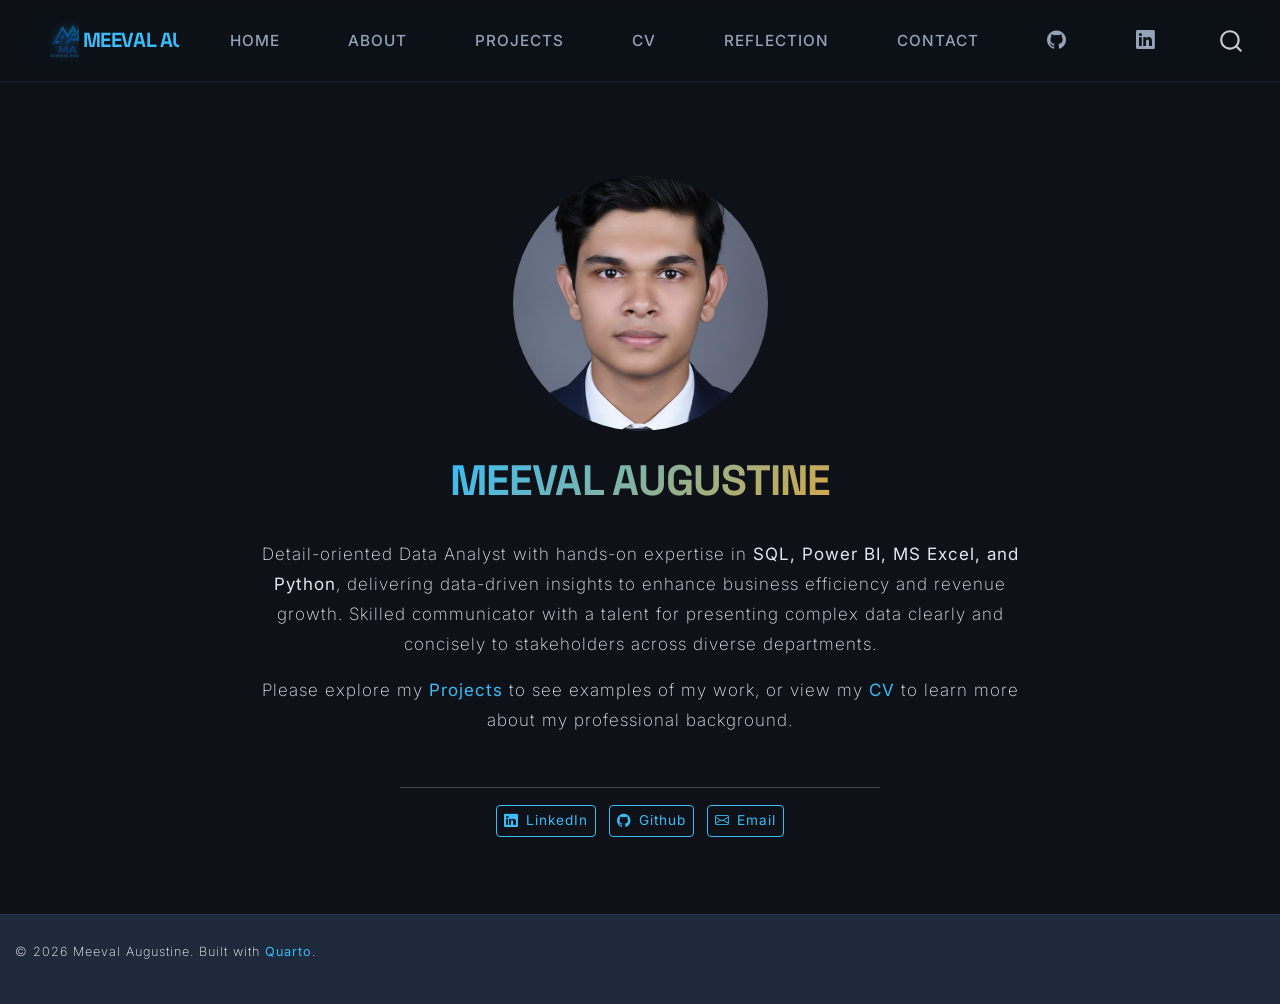
<file: docs/index.html>
<!DOCTYPE html>
<html xmlns="http://www.w3.org/1999/xhtml" lang="en" xml:lang="en"><head>

<meta charset="utf-8">
<meta name="generator" content="quarto-1.9.37">

<meta name="viewport" content="width=device-width, initial-scale=1.0, user-scalable=yes">


<title>Meeval Augustine</title>
<style>
/* Default styles provided by pandoc.
** See https://pandoc.org/MANUAL.html#variables-for-html for config info.
*/
code{white-space: pre-wrap;}
span.smallcaps{font-variant: small-caps;}
div.columns{display: flex; gap: min(4vw, 1.5em);}
div.column{flex: auto; overflow-x: auto;}
div.hanging-indent{margin-left: 1.5em; text-indent: -1.5em;}
ul.task-list{list-style: none;}
ul.task-list li input[type="checkbox"] {
  width: 0.8em;
  margin: 0 0.8em 0.2em -1em; /* quarto-specific, see https://github.com/quarto-dev/quarto-cli/issues/4556 */ 
  vertical-align: middle;
}
</style>


<script src="site_libs/quarto-nav/quarto-nav.js"></script>
<script src="site_libs/quarto-nav/headroom.min.js"></script>
<script src="site_libs/clipboard/clipboard.min.js"></script>
<script src="site_libs/quarto-search/autocomplete.umd.js"></script>
<script src="site_libs/quarto-search/fuse.min.js"></script>
<script src="site_libs/quarto-search/quarto-search.js"></script>
<meta name="quarto:offset" content="./">
<link href="./images/favicon.ico" rel="icon">
<script src="site_libs/quarto-html/quarto.js" type="module"></script>
<script src="site_libs/quarto-html/tabsets/tabsets.js" type="module"></script>
<script src="site_libs/quarto-html/popper.min.js"></script>
<script src="site_libs/quarto-html/tippy.umd.min.js"></script>
<link href="site_libs/quarto-html/tippy.css" rel="stylesheet">
<link href="site_libs/quarto-html/quarto-syntax-highlighting-dark-d0ae9245876894da5ac7e18953ecc5cc.css" rel="stylesheet" id="quarto-text-highlighting-styles">
<script src="site_libs/bootstrap/bootstrap.min.js"></script>
<link href="site_libs/bootstrap/bootstrap-icons.css" rel="stylesheet">
<link href="site_libs/bootstrap/bootstrap-a0aa7343741f0db1db88d028d51a9b6d.min.css" rel="stylesheet" append-hash="true" id="quarto-bootstrap" data-mode="dark">
<script id="quarto-search-options" type="application/json">{
  "location": "navbar",
  "copy-button": false,
  "collapse-after": 3,
  "panel-placement": "end",
  "type": "overlay",
  "limit": 50,
  "keyboard-shortcut": [
    "f",
    "/",
    "s"
  ],
  "show-item-context": false,
  "language": {
    "search-no-results-text": "No results",
    "search-matching-documents-text": "matching documents",
    "search-copy-link-title": "Copy link to search",
    "search-hide-matches-text": "Hide additional matches",
    "search-more-match-text": "more match in this document",
    "search-more-matches-text": "more matches in this document",
    "search-clear-button-title": "Clear",
    "search-text-placeholder": "",
    "search-detached-cancel-button-title": "Cancel",
    "search-submit-button-title": "Submit",
    "search-label": "Search"
  }
}</script>


</head>

<body class="nav-fixed fullcontent quarto-light">

<div id="quarto-search-results"></div>
  <header id="quarto-header" class="headroom fixed-top">
    <nav class="navbar navbar-expand-lg " data-bs-theme="dark">
      <div class="navbar-container container-fluid">
      <div class="navbar-brand-container mx-auto">
    <a href="./index.html" class="navbar-brand navbar-brand-logo">
    <img src="./images/logo.png" alt="" class="navbar-logo light-content">
    <img src="./images/logo.png" alt="" class="navbar-logo dark-content">
    </a>
    <a class="navbar-brand" href="./index.html">
    <span class="navbar-title">Meeval Augustine</span>
    </a>
  </div>
            <div id="quarto-search" class="" title="Search"></div>
          <button class="navbar-toggler" type="button" data-bs-toggle="collapse" data-bs-target="#navbarCollapse" aria-controls="navbarCollapse" role="menu" aria-expanded="false" aria-label="Toggle navigation" onclick="if (window.quartoToggleHeadroom) { window.quartoToggleHeadroom(); }">
  <span class="navbar-toggler-icon"></span>
</button>
          <div class="collapse navbar-collapse" id="navbarCollapse">
            <ul class="navbar-nav navbar-nav-scroll me-auto">
  <li class="nav-item">
    <a class="nav-link active" href="./index.html" aria-current="page"> 
<span class="menu-text">Home</span></a>
  </li>  
  <li class="nav-item">
    <a class="nav-link" href="./about.html"> 
<span class="menu-text">About</span></a>
  </li>  
  <li class="nav-item">
    <a class="nav-link" href="./projects/index.html"> 
<span class="menu-text">Projects</span></a>
  </li>  
  <li class="nav-item">
    <a class="nav-link" href="./cv.html"> 
<span class="menu-text">CV</span></a>
  </li>  
  <li class="nav-item">
    <a class="nav-link" href="./reflection.html"> 
<span class="menu-text">Reflection</span></a>
  </li>  
  <li class="nav-item">
    <a class="nav-link" href="./contact.html"> 
<span class="menu-text">Contact</span></a>
  </li>  
</ul>
            <ul class="navbar-nav navbar-nav-scroll ms-auto">
  <li class="nav-item compact">
    <a class="nav-link" href="https://github.com/Meeval20" target="_blank"> <i class="bi bi-github" role="img">
</i> 
<span class="menu-text"></span></a>
  </li>  
  <li class="nav-item compact">
    <a class="nav-link" href="https://www.linkedin.com/in/meeval-augustine-60518323a" target="_blank"> <i class="bi bi-linkedin" role="img">
</i> 
<span class="menu-text"></span></a>
  </li>  
</ul>
          </div> <!-- /navcollapse -->
            <div class="quarto-navbar-tools">
</div>
      </div> <!-- /container-fluid -->
    </nav>
</header>
<!-- content -->
<div id="quarto-content" class="quarto-container page-columns page-rows-contents page-layout-article page-navbar">
<!-- sidebar -->
<!-- margin-sidebar -->
    
<!-- main -->
<div class="quarto-about-jolla">
  <img src="images/profile.jpeg" class="about-image
  round " style="height: 15em; width: 15em;">
 <header id="title-block-header" class="quarto-title-block default">
<div class="quarto-title">
<h1 class="title">Meeval Augustine</h1>
</div>
<div class="quarto-title-meta">
  </div>
</header><main class="content" id="quarto-document-content">
<p>Detail-oriented Data Analyst with hands-on expertise in <strong>SQL, Power BI, MS Excel, and Python</strong>, delivering data-driven insights to enhance business efficiency and revenue growth. Skilled communicator with a talent for presenting complex data clearly and concisely to stakeholders across diverse departments.</p>
<p>Please explore my <a href="./projects/index.html">Projects</a> to see examples of my work, or view my <a href="cv/cv.pdf">CV</a> to learn more about my professional background.</p>


</main> 
  <hr class="about-sep">
   <div class="about-links">
  <a href="https://www.linkedin.com/in/meeval-augustine-60518323a" class="about-link" rel="" target="">
    <i class="bi bi-linkedin"></i>
     <span class="about-link-text">LinkedIn</span>
  </a>
  <a href="https://github.com/Meeval20" class="about-link" rel="" target="">
    <i class="bi bi-github"></i>
     <span class="about-link-text">Github</span>
  </a>
  <a href="mailto:augustinemeeval@gmail.com" class="about-link" rel="" target="">
    <i class="bi bi-envelope"></i>
     <span class="about-link-text">Email</span>
  </a>
</div>
</div>
 <!-- /main -->
<script id="quarto-html-after-body" type="application/javascript">
  window.document.addEventListener("DOMContentLoaded", function (event) {
    const isCodeAnnotation = (el) => {
      for (const clz of el.classList) {
        if (clz.startsWith('code-annotation-')) {                     
          return true;
        }
      }
      return false;
    }
    const onCopySuccess = function(e) {
      // button target
      const button = e.trigger;
      // don't keep focus
      button.blur();
      // flash "checked"
      button.classList.add('code-copy-button-checked');
      var currentTitle = button.getAttribute("title");
      button.setAttribute("title", "Copied!");
      let tooltip;
      if (window.bootstrap) {
        button.setAttribute("data-bs-toggle", "tooltip");
        button.setAttribute("data-bs-placement", "left");
        button.setAttribute("data-bs-title", "Copied!");
        tooltip = new bootstrap.Tooltip(button, 
          { trigger: "manual", 
            customClass: "code-copy-button-tooltip",
            offset: [0, -8]});
        tooltip.show();    
      }
      setTimeout(function() {
        if (tooltip) {
          tooltip.hide();
          button.removeAttribute("data-bs-title");
          button.removeAttribute("data-bs-toggle");
          button.removeAttribute("data-bs-placement");
        }
        button.setAttribute("title", currentTitle);
        button.classList.remove('code-copy-button-checked');
      }, 1000);
      // clear code selection
      e.clearSelection();
    }
    const getTextToCopy = function(trigger) {
      const outerScaffold = trigger.parentElement.cloneNode(true);
      const codeEl = outerScaffold.querySelector('code');
      for (const childEl of codeEl.children) {
        if (isCodeAnnotation(childEl)) {
          childEl.remove();
        }
      }
      return codeEl.innerText;
    }
    const clipboard = new window.ClipboardJS('.code-copy-button:not([data-in-quarto-modal])', {
      text: getTextToCopy
    });
    clipboard.on('success', onCopySuccess);
    if (window.document.getElementById('quarto-embedded-source-code-modal')) {
      const clipboardModal = new window.ClipboardJS('.code-copy-button[data-in-quarto-modal]', {
        text: getTextToCopy,
        container: window.document.getElementById('quarto-embedded-source-code-modal')
      });
      clipboardModal.on('success', onCopySuccess);
    }
      var localhostRegex = new RegExp(/^(?:http|https):\/\/localhost\:?[0-9]*\//);
      var mailtoRegex = new RegExp(/^mailto:/);
        var filterRegex = new RegExp("https:\/\/Meeval20\.github\.io\/Portfolio");
      var isInternal = (href) => {
          return filterRegex.test(href) || localhostRegex.test(href) || mailtoRegex.test(href);
      }
      // Inspect non-navigation links and adorn them if external
     var links = window.document.querySelectorAll('a[href]:not(.nav-link):not(.navbar-brand):not(.toc-action):not(.sidebar-link):not(.sidebar-item-toggle):not(.pagination-link):not(.no-external):not([aria-hidden]):not(.dropdown-item):not(.quarto-navigation-tool):not(.about-link)');
      for (var i=0; i<links.length; i++) {
        const link = links[i];
        if (!isInternal(link.href)) {
          // undo the damage that might have been done by quarto-nav.js in the case of
          // links that we want to consider external
          if (link.dataset.originalHref !== undefined) {
            link.href = link.dataset.originalHref;
          }
        }
      }
    function tippyHover(el, contentFn, onTriggerFn, onUntriggerFn) {
      const config = {
        allowHTML: true,
        maxWidth: 500,
        delay: 100,
        arrow: false,
        appendTo: function(el) {
            return el.parentElement;
        },
        interactive: true,
        interactiveBorder: 10,
        theme: 'quarto',
        placement: 'bottom-start',
      };
      if (contentFn) {
        config.content = contentFn;
      }
      if (onTriggerFn) {
        config.onTrigger = onTriggerFn;
      }
      if (onUntriggerFn) {
        config.onUntrigger = onUntriggerFn;
      }
      window.tippy(el, config); 
    }
    const noterefs = window.document.querySelectorAll('a[role="doc-noteref"]');
    for (var i=0; i<noterefs.length; i++) {
      const ref = noterefs[i];
      tippyHover(ref, function() {
        // use id or data attribute instead here
        let href = ref.getAttribute('data-footnote-href') || ref.getAttribute('href');
        try { href = new URL(href).hash; } catch {}
        const id = href.replace(/^#\/?/, "");
        const note = window.document.getElementById(id);
        if (note) {
          return note.innerHTML;
        } else {
          return "";
        }
      });
    }
    const xrefs = window.document.querySelectorAll('a.quarto-xref');
    const processXRef = (id, note) => {
      // Strip column container classes
      const stripColumnClz = (el) => {
        el.classList.remove("page-full", "page-columns");
        if (el.children) {
          for (const child of el.children) {
            stripColumnClz(child);
          }
        }
      }
      stripColumnClz(note)
      if (id === null || id.startsWith('sec-')) {
        // Special case sections, only their first couple elements
        const container = document.createElement("div");
        if (note.children && note.children.length > 2) {
          container.appendChild(note.children[0].cloneNode(true));
          for (let i = 1; i < note.children.length; i++) {
            const child = note.children[i];
            if (child.tagName === "P" && child.innerText === "") {
              continue;
            } else {
              container.appendChild(child.cloneNode(true));
              break;
            }
          }
          if (window.Quarto?.typesetMath) {
            window.Quarto.typesetMath(container);
          }
          return container.innerHTML
        } else {
          if (window.Quarto?.typesetMath) {
            window.Quarto.typesetMath(note);
          }
          return note.innerHTML;
        }
      } else {
        // Remove any anchor links if they are present
        const anchorLink = note.querySelector('a.anchorjs-link');
        if (anchorLink) {
          anchorLink.remove();
        }
        if (window.Quarto?.typesetMath) {
          window.Quarto.typesetMath(note);
        }
        if (note.classList.contains("callout")) {
          return note.outerHTML;
        } else {
          return note.innerHTML;
        }
      }
    }
    for (var i=0; i<xrefs.length; i++) {
      const xref = xrefs[i];
      tippyHover(xref, undefined, function(instance) {
        instance.disable();
        let url = xref.getAttribute('href');
        let hash = undefined; 
        if (url.startsWith('#')) {
          hash = url;
        } else {
          try { hash = new URL(url).hash; } catch {}
        }
        if (hash) {
          const id = hash.replace(/^#\/?/, "");
          const note = window.document.getElementById(id);
          if (note !== null) {
            try {
              const html = processXRef(id, note.cloneNode(true));
              instance.setContent(html);
            } finally {
              instance.enable();
              instance.show();
            }
          } else {
            // See if we can fetch this
            fetch(url.split('#')[0])
            .then(res => res.text())
            .then(html => {
              const parser = new DOMParser();
              const htmlDoc = parser.parseFromString(html, "text/html");
              const note = htmlDoc.getElementById(id);
              if (note !== null) {
                const html = processXRef(id, note);
                instance.setContent(html);
              } 
            }).finally(() => {
              instance.enable();
              instance.show();
            });
          }
        } else {
          // See if we can fetch a full url (with no hash to target)
          // This is a special case and we should probably do some content thinning / targeting
          fetch(url)
          .then(res => res.text())
          .then(html => {
            const parser = new DOMParser();
            const htmlDoc = parser.parseFromString(html, "text/html");
            const note = htmlDoc.querySelector('main.content');
            if (note !== null) {
              // This should only happen for chapter cross references
              // (since there is no id in the URL)
              // remove the first header
              if (note.children.length > 0 && note.children[0].tagName === "HEADER") {
                note.children[0].remove();
              }
              const html = processXRef(null, note);
              instance.setContent(html);
            } 
          }).finally(() => {
            instance.enable();
            instance.show();
          });
        }
      }, function(instance) {
      });
    }
        let selectedAnnoteEl;
        const selectorForAnnotation = ( cell, annotation) => {
          let cellAttr = 'data-code-cell="' + cell + '"';
          let lineAttr = 'data-code-annotation="' +  annotation + '"';
          const selector = 'span[' + cellAttr + '][' + lineAttr + ']';
          return selector;
        }
        const selectCodeLines = (annoteEl) => {
          const doc = window.document;
          const targetCell = annoteEl.getAttribute("data-target-cell");
          const targetAnnotation = annoteEl.getAttribute("data-target-annotation");
          const annoteSpan = window.document.querySelector(selectorForAnnotation(targetCell, targetAnnotation));
          const lines = annoteSpan.getAttribute("data-code-lines").split(",");
          const lineIds = lines.map((line) => {
            return targetCell + "-" + line;
          })
          let top = null;
          let height = null;
          let parent = null;
          if (lineIds.length > 0) {
              //compute the position of the single el (top and bottom and make a div)
              const el = window.document.getElementById(lineIds[0]);
              top = el.offsetTop;
              height = el.offsetHeight;
              parent = el.parentElement.parentElement;
            if (lineIds.length > 1) {
              const lastEl = window.document.getElementById(lineIds[lineIds.length - 1]);
              const bottom = lastEl.offsetTop + lastEl.offsetHeight;
              height = bottom - top;
            }
            if (top !== null && height !== null && parent !== null) {
              // cook up a div (if necessary) and position it 
              let div = window.document.getElementById("code-annotation-line-highlight");
              if (div === null) {
                div = window.document.createElement("div");
                div.setAttribute("id", "code-annotation-line-highlight");
                div.style.position = 'absolute';
                parent.appendChild(div);
              }
              div.style.top = top - 2 + "px";
              div.style.height = height + 4 + "px";
              div.style.left = 0;
              let gutterDiv = window.document.getElementById("code-annotation-line-highlight-gutter");
              if (gutterDiv === null) {
                gutterDiv = window.document.createElement("div");
                gutterDiv.setAttribute("id", "code-annotation-line-highlight-gutter");
                gutterDiv.style.position = 'absolute';
                const codeCell = window.document.getElementById(targetCell);
                const gutter = codeCell.querySelector('.code-annotation-gutter');
                gutter.appendChild(gutterDiv);
              }
              gutterDiv.style.top = top - 2 + "px";
              gutterDiv.style.height = height + 4 + "px";
            }
            selectedAnnoteEl = annoteEl;
          }
        };
        const unselectCodeLines = () => {
          const elementsIds = ["code-annotation-line-highlight", "code-annotation-line-highlight-gutter"];
          elementsIds.forEach((elId) => {
            const div = window.document.getElementById(elId);
            if (div) {
              div.remove();
            }
          });
          selectedAnnoteEl = undefined;
        };
          // Handle positioning of the toggle
      window.addEventListener(
        "resize",
        throttle(() => {
          elRect = undefined;
          if (selectedAnnoteEl) {
            selectCodeLines(selectedAnnoteEl);
          }
        }, 10)
      );
      function throttle(fn, ms) {
      let throttle = false;
      let timer;
        return (...args) => {
          if(!throttle) { // first call gets through
              fn.apply(this, args);
              throttle = true;
          } else { // all the others get throttled
              if(timer) clearTimeout(timer); // cancel #2
              timer = setTimeout(() => {
                fn.apply(this, args);
                timer = throttle = false;
              }, ms);
          }
        };
      }
        // Attach click handler to the DT
        const annoteDls = window.document.querySelectorAll('dt[data-target-cell]');
        for (const annoteDlNode of annoteDls) {
          annoteDlNode.addEventListener('click', (event) => {
            const clickedEl = event.target;
            if (clickedEl !== selectedAnnoteEl) {
              unselectCodeLines();
              const activeEl = window.document.querySelector('dt[data-target-cell].code-annotation-active');
              if (activeEl) {
                activeEl.classList.remove('code-annotation-active');
              }
              selectCodeLines(clickedEl);
              clickedEl.classList.add('code-annotation-active');
            } else {
              // Unselect the line
              unselectCodeLines();
              clickedEl.classList.remove('code-annotation-active');
            }
          });
        }
    const findCites = (el) => {
      const parentEl = el.parentElement;
      if (parentEl) {
        const cites = parentEl.dataset.cites;
        if (cites) {
          return {
            el,
            cites: cites.split(' ')
          };
        } else {
          return findCites(el.parentElement)
        }
      } else {
        return undefined;
      }
    };
    var bibliorefs = window.document.querySelectorAll('a[role="doc-biblioref"]');
    for (var i=0; i<bibliorefs.length; i++) {
      const ref = bibliorefs[i];
      const citeInfo = findCites(ref);
      if (citeInfo) {
        tippyHover(citeInfo.el, function() {
          var popup = window.document.createElement('div');
          citeInfo.cites.forEach(function(cite) {
            var citeDiv = window.document.createElement('div');
            citeDiv.classList.add('hanging-indent');
            citeDiv.classList.add('csl-entry');
            var biblioDiv = window.document.getElementById('ref-' + cite);
            if (biblioDiv) {
              citeDiv.innerHTML = biblioDiv.innerHTML;
            }
            popup.appendChild(citeDiv);
          });
          return popup.innerHTML;
        });
      }
    }
  });
  </script>
</div> <!-- /content -->
<footer class="footer">
  <div class="nav-footer">
    <div class="nav-footer-left">
<p>© 2026 Meeval Augustine. Built with <a href="https://quarto.org/">Quarto</a>.</p>
</div>   
    <div class="nav-footer-center">
      &nbsp;
    </div>
    <div class="nav-footer-right">
      &nbsp;
    </div>
  </div>
</footer>




</body></html>
</file>
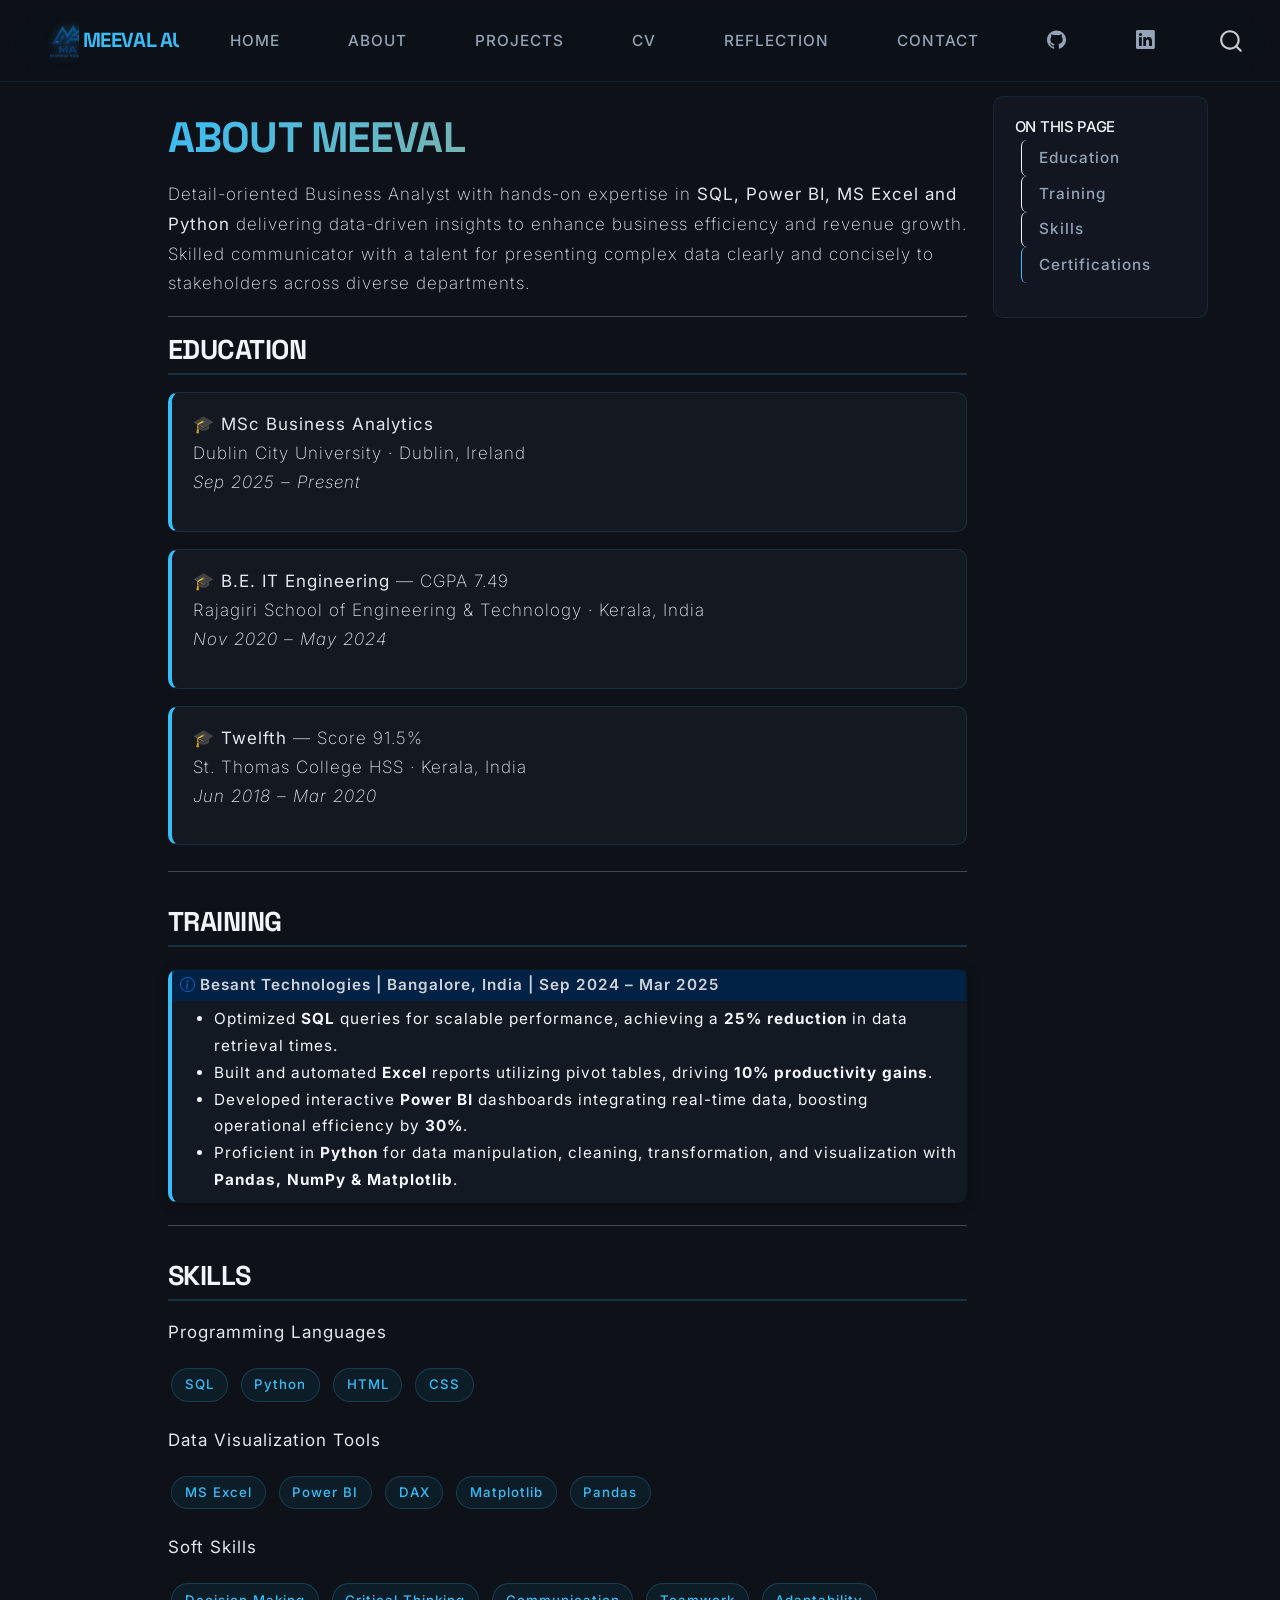
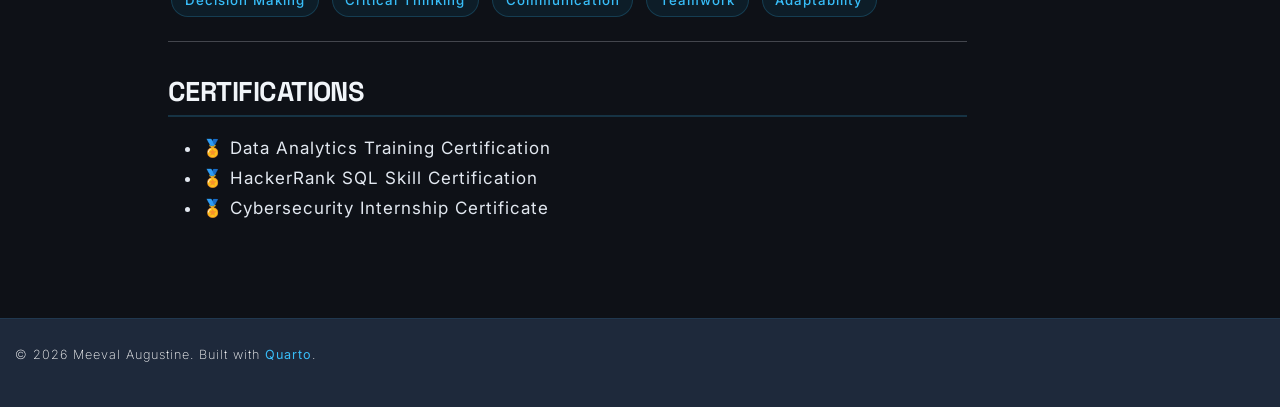
<file: docs/about.html>
<!DOCTYPE html>
<html xmlns="http://www.w3.org/1999/xhtml" lang="en" xml:lang="en"><head>

<meta charset="utf-8">
<meta name="generator" content="quarto-1.9.37">

<meta name="viewport" content="width=device-width, initial-scale=1.0, user-scalable=yes">


<title>About Meeval – Meeval Augustine</title>
<style>
/* Default styles provided by pandoc.
** See https://pandoc.org/MANUAL.html#variables-for-html for config info.
*/
code{white-space: pre-wrap;}
span.smallcaps{font-variant: small-caps;}
div.columns{display: flex; gap: min(4vw, 1.5em);}
div.column{flex: auto; overflow-x: auto;}
div.hanging-indent{margin-left: 1.5em; text-indent: -1.5em;}
ul.task-list{list-style: none;}
ul.task-list li input[type="checkbox"] {
  width: 0.8em;
  margin: 0 0.8em 0.2em -1em; /* quarto-specific, see https://github.com/quarto-dev/quarto-cli/issues/4556 */ 
  vertical-align: middle;
}
</style>


<script src="site_libs/quarto-nav/quarto-nav.js"></script>
<script src="site_libs/quarto-nav/headroom.min.js"></script>
<script src="site_libs/clipboard/clipboard.min.js"></script>
<script src="site_libs/quarto-search/autocomplete.umd.js"></script>
<script src="site_libs/quarto-search/fuse.min.js"></script>
<script src="site_libs/quarto-search/quarto-search.js"></script>
<meta name="quarto:offset" content="./">
<link href="./images/favicon.ico" rel="icon">
<script src="site_libs/quarto-html/quarto.js" type="module"></script>
<script src="site_libs/quarto-html/tabsets/tabsets.js" type="module"></script>
<script src="site_libs/quarto-html/popper.min.js"></script>
<script src="site_libs/quarto-html/tippy.umd.min.js"></script>
<script src="site_libs/quarto-html/anchor.min.js"></script>
<link href="site_libs/quarto-html/tippy.css" rel="stylesheet">
<link href="site_libs/quarto-html/quarto-syntax-highlighting-dark-d0ae9245876894da5ac7e18953ecc5cc.css" rel="stylesheet" id="quarto-text-highlighting-styles">
<script src="site_libs/bootstrap/bootstrap.min.js"></script>
<link href="site_libs/bootstrap/bootstrap-icons.css" rel="stylesheet">
<link href="site_libs/bootstrap/bootstrap-a0aa7343741f0db1db88d028d51a9b6d.min.css" rel="stylesheet" append-hash="true" id="quarto-bootstrap" data-mode="dark">
<script id="quarto-search-options" type="application/json">{
  "location": "navbar",
  "copy-button": false,
  "collapse-after": 3,
  "panel-placement": "end",
  "type": "overlay",
  "limit": 50,
  "keyboard-shortcut": [
    "f",
    "/",
    "s"
  ],
  "show-item-context": false,
  "language": {
    "search-no-results-text": "No results",
    "search-matching-documents-text": "matching documents",
    "search-copy-link-title": "Copy link to search",
    "search-hide-matches-text": "Hide additional matches",
    "search-more-match-text": "more match in this document",
    "search-more-matches-text": "more matches in this document",
    "search-clear-button-title": "Clear",
    "search-text-placeholder": "",
    "search-detached-cancel-button-title": "Cancel",
    "search-submit-button-title": "Submit",
    "search-label": "Search"
  }
}</script>


</head>

<body class="nav-fixed quarto-light">

<div id="quarto-search-results"></div>
  <header id="quarto-header" class="headroom fixed-top">
    <nav class="navbar navbar-expand-lg " data-bs-theme="dark">
      <div class="navbar-container container-fluid">
      <div class="navbar-brand-container mx-auto">
    <a href="./index.html" class="navbar-brand navbar-brand-logo">
    <img src="./images/logo.png" alt="" class="navbar-logo light-content">
    <img src="./images/logo.png" alt="" class="navbar-logo dark-content">
    </a>
    <a class="navbar-brand" href="./index.html">
    <span class="navbar-title">Meeval Augustine</span>
    </a>
  </div>
            <div id="quarto-search" class="" title="Search"></div>
          <button class="navbar-toggler" type="button" data-bs-toggle="collapse" data-bs-target="#navbarCollapse" aria-controls="navbarCollapse" role="menu" aria-expanded="false" aria-label="Toggle navigation" onclick="if (window.quartoToggleHeadroom) { window.quartoToggleHeadroom(); }">
  <span class="navbar-toggler-icon"></span>
</button>
          <div class="collapse navbar-collapse" id="navbarCollapse">
            <ul class="navbar-nav navbar-nav-scroll me-auto">
  <li class="nav-item">
    <a class="nav-link" href="./index.html"> 
<span class="menu-text">Home</span></a>
  </li>  
  <li class="nav-item">
    <a class="nav-link active" href="./about.html" aria-current="page"> 
<span class="menu-text">About</span></a>
  </li>  
  <li class="nav-item">
    <a class="nav-link" href="./projects/index.html"> 
<span class="menu-text">Projects</span></a>
  </li>  
  <li class="nav-item">
    <a class="nav-link" href="./cv.html"> 
<span class="menu-text">CV</span></a>
  </li>  
  <li class="nav-item">
    <a class="nav-link" href="./reflection.html"> 
<span class="menu-text">Reflection</span></a>
  </li>  
  <li class="nav-item">
    <a class="nav-link" href="./contact.html"> 
<span class="menu-text">Contact</span></a>
  </li>  
</ul>
            <ul class="navbar-nav navbar-nav-scroll ms-auto">
  <li class="nav-item compact">
    <a class="nav-link" href="https://github.com/Meeval20" target="_blank"> <i class="bi bi-github" role="img">
</i> 
<span class="menu-text"></span></a>
  </li>  
  <li class="nav-item compact">
    <a class="nav-link" href="https://www.linkedin.com/in/meeval-augustine-60518323a" target="_blank"> <i class="bi bi-linkedin" role="img">
</i> 
<span class="menu-text"></span></a>
  </li>  
</ul>
          </div> <!-- /navcollapse -->
            <div class="quarto-navbar-tools">
</div>
      </div> <!-- /container-fluid -->
    </nav>
</header>
<!-- content -->
<div id="quarto-content" class="quarto-container page-columns page-rows-contents page-layout-article page-navbar">
<!-- sidebar -->
<!-- margin-sidebar -->
    <div id="quarto-margin-sidebar" class="sidebar margin-sidebar">
        <nav id="TOC" role="doc-toc" class="toc-active">
    <h2 id="toc-title">On this page</h2>
   
  <ul>
  <li><a href="#education" id="toc-education" class="nav-link active" data-scroll-target="#education">Education</a></li>
  <li><a href="#training" id="toc-training" class="nav-link" data-scroll-target="#training">Training</a></li>
  <li><a href="#skills" id="toc-skills" class="nav-link" data-scroll-target="#skills">Skills</a></li>
  <li><a href="#certifications" id="toc-certifications" class="nav-link" data-scroll-target="#certifications">Certifications</a></li>
  </ul>
</nav>
    </div>
<!-- main -->
<main class="content" id="quarto-document-content">

<header id="title-block-header" class="quarto-title-block default">
<div class="quarto-title">
<h1 class="title">About Meeval</h1>
</div>



<div class="quarto-title-meta">

    
  
    
  </div>
  


</header>


<p>Detail-oriented Business Analyst with hands-on expertise in <strong>SQL, Power BI, MS Excel and Python</strong> delivering data-driven insights to enhance business efficiency and revenue growth. Skilled communicator with a talent for presenting complex data clearly and concisely to stakeholders across diverse departments.</p>
<hr>
<section id="education" class="level2">
<h2 class="anchored" data-anchor-id="education">Education</h2>
<div class="edu-cards">
<div class="edu-card">
<p>🎓 <strong>MSc Business Analytics</strong><br>
Dublin City University · Dublin, Ireland<br>
<em>Sep 2025 – Present</em></p>
</div>
<div class="edu-card">
<p>🎓 <strong>B.E. IT Engineering</strong> — CGPA 7.49<br>
Rajagiri School of Engineering &amp; Technology · Kerala, India<br>
<em>Nov 2020 – May 2024</em></p>
</div>
<div class="edu-card">
<p>🎓 <strong>Twelfth</strong> — Score 91.5%<br>
St.&nbsp;Thomas College HSS · Kerala, India<br>
<em>Jun 2018 – Mar 2020</em></p>
</div>
</div>
<hr>
</section>
<section id="training" class="level2">
<h2 class="anchored" data-anchor-id="training">Training</h2>
<div class="callout callout-style-default callout-note callout-titled">
<div class="callout-header d-flex align-content-center">
<div class="callout-icon-container">
<i class="callout-icon"></i>
</div>
<div class="callout-title-container flex-fill">
<span class="screen-reader-only">Note</span>Besant Technologies | Bangalore, India | Sep 2024 – Mar 2025
</div>
</div>
<div class="callout-body-container callout-body">
<ul>
<li>Optimized <strong>SQL</strong> queries for scalable performance, achieving a <strong>25% reduction</strong> in data retrieval times.</li>
<li>Built and automated <strong>Excel</strong> reports utilizing pivot tables, driving <strong>10% productivity gains</strong>.</li>
<li>Developed interactive <strong>Power BI</strong> dashboards integrating real-time data, boosting operational efficiency by <strong>30%</strong>.</li>
<li>Proficient in <strong>Python</strong> for data manipulation, cleaning, transformation, and visualization with <strong>Pandas, NumPy &amp; Matplotlib</strong>.</li>
</ul>
</div>
</div>
<hr>
</section>
<section id="skills" class="level2">
<h2 class="anchored" data-anchor-id="skills">Skills</h2>
<p><strong>Programming Languages</strong></p>
<div style="margin:0.5rem 0 1.2rem 0;">
<p><span class="skill-tag">SQL</span> <span class="skill-tag">Python</span> <span class="skill-tag">HTML</span> <span class="skill-tag">CSS</span></p>
</div>
<p><strong>Data Visualization Tools</strong></p>
<div style="margin:0.5rem 0 1.2rem 0;">
<p><span class="skill-tag">MS Excel</span> <span class="skill-tag">Power BI</span> <span class="skill-tag">DAX</span> <span class="skill-tag">Matplotlib</span> <span class="skill-tag">Pandas</span></p>
</div>
<p><strong>Soft Skills</strong></p>
<div style="margin:0.5rem 0 1.2rem 0;">
<p><span class="skill-tag">Decision Making</span> <span class="skill-tag">Critical Thinking</span> <span class="skill-tag">Communication</span> <span class="skill-tag">Teamwork</span> <span class="skill-tag">Adaptability</span></p>
</div>
<hr>
</section>
<section id="certifications" class="level2">
<h2 class="anchored" data-anchor-id="certifications">Certifications</h2>
<ul>
<li>🏅 <strong>Data Analytics Training Certification</strong></li>
<li>🏅 <strong>HackerRank SQL Skill Certification</strong></li>
<li>🏅 <strong>Cybersecurity Internship Certificate</strong></li>
</ul>


</section>

</main> <!-- /main -->
<script id="quarto-html-after-body" type="application/javascript">
  window.document.addEventListener("DOMContentLoaded", function (event) {
    const icon = "";
    const anchorJS = new window.AnchorJS();
    anchorJS.options = {
      placement: 'right',
      icon: icon
    };
    anchorJS.add('.anchored');
    const isCodeAnnotation = (el) => {
      for (const clz of el.classList) {
        if (clz.startsWith('code-annotation-')) {                     
          return true;
        }
      }
      return false;
    }
    const onCopySuccess = function(e) {
      // button target
      const button = e.trigger;
      // don't keep focus
      button.blur();
      // flash "checked"
      button.classList.add('code-copy-button-checked');
      var currentTitle = button.getAttribute("title");
      button.setAttribute("title", "Copied!");
      let tooltip;
      if (window.bootstrap) {
        button.setAttribute("data-bs-toggle", "tooltip");
        button.setAttribute("data-bs-placement", "left");
        button.setAttribute("data-bs-title", "Copied!");
        tooltip = new bootstrap.Tooltip(button, 
          { trigger: "manual", 
            customClass: "code-copy-button-tooltip",
            offset: [0, -8]});
        tooltip.show();    
      }
      setTimeout(function() {
        if (tooltip) {
          tooltip.hide();
          button.removeAttribute("data-bs-title");
          button.removeAttribute("data-bs-toggle");
          button.removeAttribute("data-bs-placement");
        }
        button.setAttribute("title", currentTitle);
        button.classList.remove('code-copy-button-checked');
      }, 1000);
      // clear code selection
      e.clearSelection();
    }
    const getTextToCopy = function(trigger) {
      const outerScaffold = trigger.parentElement.cloneNode(true);
      const codeEl = outerScaffold.querySelector('code');
      for (const childEl of codeEl.children) {
        if (isCodeAnnotation(childEl)) {
          childEl.remove();
        }
      }
      return codeEl.innerText;
    }
    const clipboard = new window.ClipboardJS('.code-copy-button:not([data-in-quarto-modal])', {
      text: getTextToCopy
    });
    clipboard.on('success', onCopySuccess);
    if (window.document.getElementById('quarto-embedded-source-code-modal')) {
      const clipboardModal = new window.ClipboardJS('.code-copy-button[data-in-quarto-modal]', {
        text: getTextToCopy,
        container: window.document.getElementById('quarto-embedded-source-code-modal')
      });
      clipboardModal.on('success', onCopySuccess);
    }
      var localhostRegex = new RegExp(/^(?:http|https):\/\/localhost\:?[0-9]*\//);
      var mailtoRegex = new RegExp(/^mailto:/);
        var filterRegex = new RegExp("https:\/\/Meeval20\.github\.io\/Portfolio");
      var isInternal = (href) => {
          return filterRegex.test(href) || localhostRegex.test(href) || mailtoRegex.test(href);
      }
      // Inspect non-navigation links and adorn them if external
     var links = window.document.querySelectorAll('a[href]:not(.nav-link):not(.navbar-brand):not(.toc-action):not(.sidebar-link):not(.sidebar-item-toggle):not(.pagination-link):not(.no-external):not([aria-hidden]):not(.dropdown-item):not(.quarto-navigation-tool):not(.about-link)');
      for (var i=0; i<links.length; i++) {
        const link = links[i];
        if (!isInternal(link.href)) {
          // undo the damage that might have been done by quarto-nav.js in the case of
          // links that we want to consider external
          if (link.dataset.originalHref !== undefined) {
            link.href = link.dataset.originalHref;
          }
        }
      }
    function tippyHover(el, contentFn, onTriggerFn, onUntriggerFn) {
      const config = {
        allowHTML: true,
        maxWidth: 500,
        delay: 100,
        arrow: false,
        appendTo: function(el) {
            return el.parentElement;
        },
        interactive: true,
        interactiveBorder: 10,
        theme: 'quarto',
        placement: 'bottom-start',
      };
      if (contentFn) {
        config.content = contentFn;
      }
      if (onTriggerFn) {
        config.onTrigger = onTriggerFn;
      }
      if (onUntriggerFn) {
        config.onUntrigger = onUntriggerFn;
      }
      window.tippy(el, config); 
    }
    const noterefs = window.document.querySelectorAll('a[role="doc-noteref"]');
    for (var i=0; i<noterefs.length; i++) {
      const ref = noterefs[i];
      tippyHover(ref, function() {
        // use id or data attribute instead here
        let href = ref.getAttribute('data-footnote-href') || ref.getAttribute('href');
        try { href = new URL(href).hash; } catch {}
        const id = href.replace(/^#\/?/, "");
        const note = window.document.getElementById(id);
        if (note) {
          return note.innerHTML;
        } else {
          return "";
        }
      });
    }
    const xrefs = window.document.querySelectorAll('a.quarto-xref');
    const processXRef = (id, note) => {
      // Strip column container classes
      const stripColumnClz = (el) => {
        el.classList.remove("page-full", "page-columns");
        if (el.children) {
          for (const child of el.children) {
            stripColumnClz(child);
          }
        }
      }
      stripColumnClz(note)
      if (id === null || id.startsWith('sec-')) {
        // Special case sections, only their first couple elements
        const container = document.createElement("div");
        if (note.children && note.children.length > 2) {
          container.appendChild(note.children[0].cloneNode(true));
          for (let i = 1; i < note.children.length; i++) {
            const child = note.children[i];
            if (child.tagName === "P" && child.innerText === "") {
              continue;
            } else {
              container.appendChild(child.cloneNode(true));
              break;
            }
          }
          if (window.Quarto?.typesetMath) {
            window.Quarto.typesetMath(container);
          }
          return container.innerHTML
        } else {
          if (window.Quarto?.typesetMath) {
            window.Quarto.typesetMath(note);
          }
          return note.innerHTML;
        }
      } else {
        // Remove any anchor links if they are present
        const anchorLink = note.querySelector('a.anchorjs-link');
        if (anchorLink) {
          anchorLink.remove();
        }
        if (window.Quarto?.typesetMath) {
          window.Quarto.typesetMath(note);
        }
        if (note.classList.contains("callout")) {
          return note.outerHTML;
        } else {
          return note.innerHTML;
        }
      }
    }
    for (var i=0; i<xrefs.length; i++) {
      const xref = xrefs[i];
      tippyHover(xref, undefined, function(instance) {
        instance.disable();
        let url = xref.getAttribute('href');
        let hash = undefined; 
        if (url.startsWith('#')) {
          hash = url;
        } else {
          try { hash = new URL(url).hash; } catch {}
        }
        if (hash) {
          const id = hash.replace(/^#\/?/, "");
          const note = window.document.getElementById(id);
          if (note !== null) {
            try {
              const html = processXRef(id, note.cloneNode(true));
              instance.setContent(html);
            } finally {
              instance.enable();
              instance.show();
            }
          } else {
            // See if we can fetch this
            fetch(url.split('#')[0])
            .then(res => res.text())
            .then(html => {
              const parser = new DOMParser();
              const htmlDoc = parser.parseFromString(html, "text/html");
              const note = htmlDoc.getElementById(id);
              if (note !== null) {
                const html = processXRef(id, note);
                instance.setContent(html);
              } 
            }).finally(() => {
              instance.enable();
              instance.show();
            });
          }
        } else {
          // See if we can fetch a full url (with no hash to target)
          // This is a special case and we should probably do some content thinning / targeting
          fetch(url)
          .then(res => res.text())
          .then(html => {
            const parser = new DOMParser();
            const htmlDoc = parser.parseFromString(html, "text/html");
            const note = htmlDoc.querySelector('main.content');
            if (note !== null) {
              // This should only happen for chapter cross references
              // (since there is no id in the URL)
              // remove the first header
              if (note.children.length > 0 && note.children[0].tagName === "HEADER") {
                note.children[0].remove();
              }
              const html = processXRef(null, note);
              instance.setContent(html);
            } 
          }).finally(() => {
            instance.enable();
            instance.show();
          });
        }
      }, function(instance) {
      });
    }
        let selectedAnnoteEl;
        const selectorForAnnotation = ( cell, annotation) => {
          let cellAttr = 'data-code-cell="' + cell + '"';
          let lineAttr = 'data-code-annotation="' +  annotation + '"';
          const selector = 'span[' + cellAttr + '][' + lineAttr + ']';
          return selector;
        }
        const selectCodeLines = (annoteEl) => {
          const doc = window.document;
          const targetCell = annoteEl.getAttribute("data-target-cell");
          const targetAnnotation = annoteEl.getAttribute("data-target-annotation");
          const annoteSpan = window.document.querySelector(selectorForAnnotation(targetCell, targetAnnotation));
          const lines = annoteSpan.getAttribute("data-code-lines").split(",");
          const lineIds = lines.map((line) => {
            return targetCell + "-" + line;
          })
          let top = null;
          let height = null;
          let parent = null;
          if (lineIds.length > 0) {
              //compute the position of the single el (top and bottom and make a div)
              const el = window.document.getElementById(lineIds[0]);
              top = el.offsetTop;
              height = el.offsetHeight;
              parent = el.parentElement.parentElement;
            if (lineIds.length > 1) {
              const lastEl = window.document.getElementById(lineIds[lineIds.length - 1]);
              const bottom = lastEl.offsetTop + lastEl.offsetHeight;
              height = bottom - top;
            }
            if (top !== null && height !== null && parent !== null) {
              // cook up a div (if necessary) and position it 
              let div = window.document.getElementById("code-annotation-line-highlight");
              if (div === null) {
                div = window.document.createElement("div");
                div.setAttribute("id", "code-annotation-line-highlight");
                div.style.position = 'absolute';
                parent.appendChild(div);
              }
              div.style.top = top - 2 + "px";
              div.style.height = height + 4 + "px";
              div.style.left = 0;
              let gutterDiv = window.document.getElementById("code-annotation-line-highlight-gutter");
              if (gutterDiv === null) {
                gutterDiv = window.document.createElement("div");
                gutterDiv.setAttribute("id", "code-annotation-line-highlight-gutter");
                gutterDiv.style.position = 'absolute';
                const codeCell = window.document.getElementById(targetCell);
                const gutter = codeCell.querySelector('.code-annotation-gutter');
                gutter.appendChild(gutterDiv);
              }
              gutterDiv.style.top = top - 2 + "px";
              gutterDiv.style.height = height + 4 + "px";
            }
            selectedAnnoteEl = annoteEl;
          }
        };
        const unselectCodeLines = () => {
          const elementsIds = ["code-annotation-line-highlight", "code-annotation-line-highlight-gutter"];
          elementsIds.forEach((elId) => {
            const div = window.document.getElementById(elId);
            if (div) {
              div.remove();
            }
          });
          selectedAnnoteEl = undefined;
        };
          // Handle positioning of the toggle
      window.addEventListener(
        "resize",
        throttle(() => {
          elRect = undefined;
          if (selectedAnnoteEl) {
            selectCodeLines(selectedAnnoteEl);
          }
        }, 10)
      );
      function throttle(fn, ms) {
      let throttle = false;
      let timer;
        return (...args) => {
          if(!throttle) { // first call gets through
              fn.apply(this, args);
              throttle = true;
          } else { // all the others get throttled
              if(timer) clearTimeout(timer); // cancel #2
              timer = setTimeout(() => {
                fn.apply(this, args);
                timer = throttle = false;
              }, ms);
          }
        };
      }
        // Attach click handler to the DT
        const annoteDls = window.document.querySelectorAll('dt[data-target-cell]');
        for (const annoteDlNode of annoteDls) {
          annoteDlNode.addEventListener('click', (event) => {
            const clickedEl = event.target;
            if (clickedEl !== selectedAnnoteEl) {
              unselectCodeLines();
              const activeEl = window.document.querySelector('dt[data-target-cell].code-annotation-active');
              if (activeEl) {
                activeEl.classList.remove('code-annotation-active');
              }
              selectCodeLines(clickedEl);
              clickedEl.classList.add('code-annotation-active');
            } else {
              // Unselect the line
              unselectCodeLines();
              clickedEl.classList.remove('code-annotation-active');
            }
          });
        }
    const findCites = (el) => {
      const parentEl = el.parentElement;
      if (parentEl) {
        const cites = parentEl.dataset.cites;
        if (cites) {
          return {
            el,
            cites: cites.split(' ')
          };
        } else {
          return findCites(el.parentElement)
        }
      } else {
        return undefined;
      }
    };
    var bibliorefs = window.document.querySelectorAll('a[role="doc-biblioref"]');
    for (var i=0; i<bibliorefs.length; i++) {
      const ref = bibliorefs[i];
      const citeInfo = findCites(ref);
      if (citeInfo) {
        tippyHover(citeInfo.el, function() {
          var popup = window.document.createElement('div');
          citeInfo.cites.forEach(function(cite) {
            var citeDiv = window.document.createElement('div');
            citeDiv.classList.add('hanging-indent');
            citeDiv.classList.add('csl-entry');
            var biblioDiv = window.document.getElementById('ref-' + cite);
            if (biblioDiv) {
              citeDiv.innerHTML = biblioDiv.innerHTML;
            }
            popup.appendChild(citeDiv);
          });
          return popup.innerHTML;
        });
      }
    }
  });
  </script>
</div> <!-- /content -->
<footer class="footer">
  <div class="nav-footer">
    <div class="nav-footer-left">
<p>© 2026 Meeval Augustine. Built with <a href="https://quarto.org/">Quarto</a>.</p>
</div>   
    <div class="nav-footer-center">
      &nbsp;
    </div>
    <div class="nav-footer-right">
      &nbsp;
    </div>
  </div>
</footer>




</body></html>
</file>
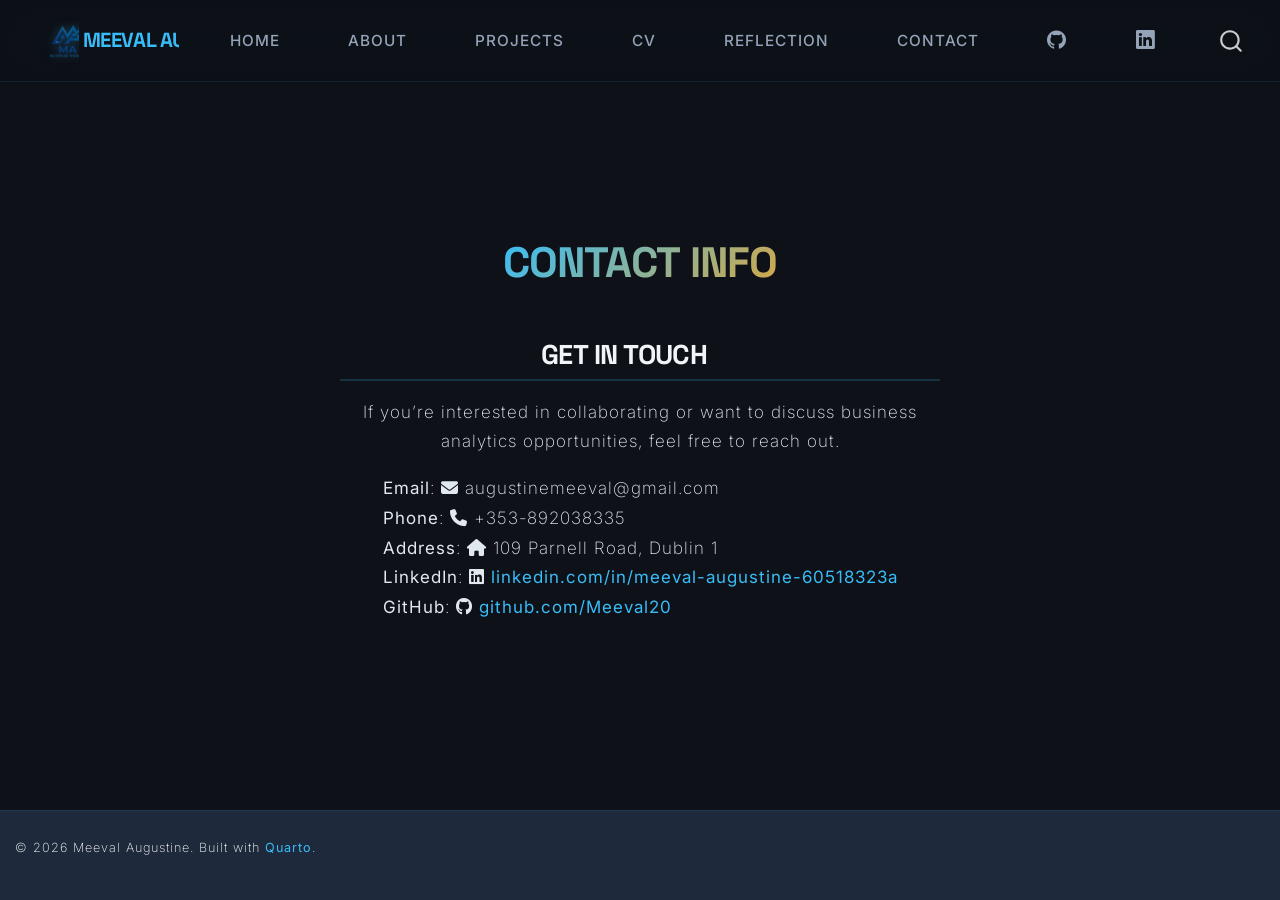
<file: docs/contact.html>
<!DOCTYPE html>
<html xmlns="http://www.w3.org/1999/xhtml" lang="en" xml:lang="en"><head>

<meta charset="utf-8">
<meta name="generator" content="quarto-1.9.37">

<meta name="viewport" content="width=device-width, initial-scale=1.0, user-scalable=yes">


<title>contact – Meeval Augustine</title>
<style>
/* Default styles provided by pandoc.
** See https://pandoc.org/MANUAL.html#variables-for-html for config info.
*/
code{white-space: pre-wrap;}
span.smallcaps{font-variant: small-caps;}
div.columns{display: flex; gap: min(4vw, 1.5em);}
div.column{flex: auto; overflow-x: auto;}
div.hanging-indent{margin-left: 1.5em; text-indent: -1.5em;}
ul.task-list{list-style: none;}
ul.task-list li input[type="checkbox"] {
  width: 0.8em;
  margin: 0 0.8em 0.2em -1em; /* quarto-specific, see https://github.com/quarto-dev/quarto-cli/issues/4556 */ 
  vertical-align: middle;
}
</style>


<script src="site_libs/quarto-nav/quarto-nav.js"></script>
<script src="site_libs/quarto-nav/headroom.min.js"></script>
<script src="site_libs/clipboard/clipboard.min.js"></script>
<script src="site_libs/quarto-search/autocomplete.umd.js"></script>
<script src="site_libs/quarto-search/fuse.min.js"></script>
<script src="site_libs/quarto-search/quarto-search.js"></script>
<meta name="quarto:offset" content="./">
<link href="./images/favicon.ico" rel="icon">
<script src="site_libs/quarto-html/quarto.js" type="module"></script>
<script src="site_libs/quarto-html/tabsets/tabsets.js" type="module"></script>
<script src="site_libs/quarto-html/popper.min.js"></script>
<script src="site_libs/quarto-html/tippy.umd.min.js"></script>
<script src="site_libs/quarto-html/anchor.min.js"></script>
<link href="site_libs/quarto-html/tippy.css" rel="stylesheet">
<link href="site_libs/quarto-html/quarto-syntax-highlighting-dark-d0ae9245876894da5ac7e18953ecc5cc.css" rel="stylesheet" id="quarto-text-highlighting-styles">
<script src="site_libs/bootstrap/bootstrap.min.js"></script>
<link href="site_libs/bootstrap/bootstrap-icons.css" rel="stylesheet">
<link href="site_libs/bootstrap/bootstrap-a0aa7343741f0db1db88d028d51a9b6d.min.css" rel="stylesheet" append-hash="true" id="quarto-bootstrap" data-mode="dark">
<link href="site_libs/quarto-contrib/fontawesome6-6.7.2/all.min.css" rel="stylesheet">
<link href="site_libs/quarto-contrib/fontawesome6-6.7.2/latex-fontsize.css" rel="stylesheet">
<script id="quarto-search-options" type="application/json">{
  "location": "navbar",
  "copy-button": false,
  "collapse-after": 3,
  "panel-placement": "end",
  "type": "overlay",
  "limit": 50,
  "keyboard-shortcut": [
    "f",
    "/",
    "s"
  ],
  "show-item-context": false,
  "language": {
    "search-no-results-text": "No results",
    "search-matching-documents-text": "matching documents",
    "search-copy-link-title": "Copy link to search",
    "search-hide-matches-text": "Hide additional matches",
    "search-more-match-text": "more match in this document",
    "search-more-matches-text": "more matches in this document",
    "search-clear-button-title": "Clear",
    "search-text-placeholder": "",
    "search-detached-cancel-button-title": "Cancel",
    "search-submit-button-title": "Submit",
    "search-label": "Search"
  }
}</script>


</head>

<body class="nav-fixed fullcontent quarto-light">

<div id="quarto-search-results"></div>
  <header id="quarto-header" class="headroom fixed-top">
    <nav class="navbar navbar-expand-lg " data-bs-theme="dark">
      <div class="navbar-container container-fluid">
      <div class="navbar-brand-container mx-auto">
    <a href="./index.html" class="navbar-brand navbar-brand-logo">
    <img src="./images/logo.png" alt="" class="navbar-logo light-content">
    <img src="./images/logo.png" alt="" class="navbar-logo dark-content">
    </a>
    <a class="navbar-brand" href="./index.html">
    <span class="navbar-title">Meeval Augustine</span>
    </a>
  </div>
            <div id="quarto-search" class="" title="Search"></div>
          <button class="navbar-toggler" type="button" data-bs-toggle="collapse" data-bs-target="#navbarCollapse" aria-controls="navbarCollapse" role="menu" aria-expanded="false" aria-label="Toggle navigation" onclick="if (window.quartoToggleHeadroom) { window.quartoToggleHeadroom(); }">
  <span class="navbar-toggler-icon"></span>
</button>
          <div class="collapse navbar-collapse" id="navbarCollapse">
            <ul class="navbar-nav navbar-nav-scroll me-auto">
  <li class="nav-item">
    <a class="nav-link" href="./index.html"> 
<span class="menu-text">Home</span></a>
  </li>  
  <li class="nav-item">
    <a class="nav-link" href="./about.html"> 
<span class="menu-text">About</span></a>
  </li>  
  <li class="nav-item">
    <a class="nav-link" href="./projects/index.html"> 
<span class="menu-text">Projects</span></a>
  </li>  
  <li class="nav-item">
    <a class="nav-link" href="./cv.html"> 
<span class="menu-text">CV</span></a>
  </li>  
  <li class="nav-item">
    <a class="nav-link" href="./reflection.html"> 
<span class="menu-text">Reflection</span></a>
  </li>  
  <li class="nav-item">
    <a class="nav-link active" href="./contact.html" aria-current="page"> 
<span class="menu-text">Contact</span></a>
  </li>  
</ul>
            <ul class="navbar-nav navbar-nav-scroll ms-auto">
  <li class="nav-item compact">
    <a class="nav-link" href="https://github.com/Meeval20" target="_blank"> <i class="bi bi-github" role="img">
</i> 
<span class="menu-text"></span></a>
  </li>  
  <li class="nav-item compact">
    <a class="nav-link" href="https://www.linkedin.com/in/meeval-augustine-60518323a" target="_blank"> <i class="bi bi-linkedin" role="img">
</i> 
<span class="menu-text"></span></a>
  </li>  
</ul>
          </div> <!-- /navcollapse -->
            <div class="quarto-navbar-tools">
</div>
      </div> <!-- /container-fluid -->
    </nav>
</header>
<!-- content -->
<div id="quarto-content" class="quarto-container page-columns page-rows-contents page-layout-article page-navbar">
<!-- sidebar -->
<!-- margin-sidebar -->
    
<!-- main -->
<main class="content" id="quarto-document-content"><header id="title-block-header" class="quarto-title-block"></header>




<section id="contact-info" class="level1" style="display: flex; flex-direction: column; justify-content: center; align-items: center; min-height: 65vh; text-align: center; max-width: 600px; margin: 0 auto;">
<h1>CONTACT INFO</h1>
<section id="get-in-touch" class="level2">
<h2 class="anchored" data-anchor-id="get-in-touch">Get In Touch</h2>
<p>If you’re interested in collaborating or want to discuss business analytics opportunities, feel free to reach out.</p>
<ul style="list-style-type: none; padding: 0; display: inline-block; text-align: left;">
<li>
<strong>Email</strong>: <i class="fa-solid fa-envelope" aria-label="envelope"></i> augustinemeeval@gmail.com
</li>
<li>
<strong>Phone</strong>: <i class="fa-solid fa-phone" aria-label="phone"></i> +353-892038335
</li>
<li>
<strong>Address</strong>: <i class="fa-solid fa-home" aria-label="home"></i> 109 Parnell Road, Dublin 1
</li>
<li>
<strong>LinkedIn</strong>: <i class="fa-brands fa-linkedin" aria-label="linkedin"></i> <a href="https://www.linkedin.com/in/meeval-augustine-60518323a">linkedin.com/in/meeval-augustine-60518323a</a>
</li>
<li>
<strong>GitHub</strong>: <i class="fa-brands fa-github" aria-label="github"></i> <a href="https://github.com/Meeval20">github.com/Meeval20</a>
</li>
</ul>
</section>
</section>



</main> <!-- /main -->
<script id="quarto-html-after-body" type="application/javascript">
  window.document.addEventListener("DOMContentLoaded", function (event) {
    const icon = "";
    const anchorJS = new window.AnchorJS();
    anchorJS.options = {
      placement: 'right',
      icon: icon
    };
    anchorJS.add('.anchored');
    const isCodeAnnotation = (el) => {
      for (const clz of el.classList) {
        if (clz.startsWith('code-annotation-')) {                     
          return true;
        }
      }
      return false;
    }
    const onCopySuccess = function(e) {
      // button target
      const button = e.trigger;
      // don't keep focus
      button.blur();
      // flash "checked"
      button.classList.add('code-copy-button-checked');
      var currentTitle = button.getAttribute("title");
      button.setAttribute("title", "Copied!");
      let tooltip;
      if (window.bootstrap) {
        button.setAttribute("data-bs-toggle", "tooltip");
        button.setAttribute("data-bs-placement", "left");
        button.setAttribute("data-bs-title", "Copied!");
        tooltip = new bootstrap.Tooltip(button, 
          { trigger: "manual", 
            customClass: "code-copy-button-tooltip",
            offset: [0, -8]});
        tooltip.show();    
      }
      setTimeout(function() {
        if (tooltip) {
          tooltip.hide();
          button.removeAttribute("data-bs-title");
          button.removeAttribute("data-bs-toggle");
          button.removeAttribute("data-bs-placement");
        }
        button.setAttribute("title", currentTitle);
        button.classList.remove('code-copy-button-checked');
      }, 1000);
      // clear code selection
      e.clearSelection();
    }
    const getTextToCopy = function(trigger) {
      const outerScaffold = trigger.parentElement.cloneNode(true);
      const codeEl = outerScaffold.querySelector('code');
      for (const childEl of codeEl.children) {
        if (isCodeAnnotation(childEl)) {
          childEl.remove();
        }
      }
      return codeEl.innerText;
    }
    const clipboard = new window.ClipboardJS('.code-copy-button:not([data-in-quarto-modal])', {
      text: getTextToCopy
    });
    clipboard.on('success', onCopySuccess);
    if (window.document.getElementById('quarto-embedded-source-code-modal')) {
      const clipboardModal = new window.ClipboardJS('.code-copy-button[data-in-quarto-modal]', {
        text: getTextToCopy,
        container: window.document.getElementById('quarto-embedded-source-code-modal')
      });
      clipboardModal.on('success', onCopySuccess);
    }
      var localhostRegex = new RegExp(/^(?:http|https):\/\/localhost\:?[0-9]*\//);
      var mailtoRegex = new RegExp(/^mailto:/);
        var filterRegex = new RegExp("https:\/\/Meeval20\.github\.io\/Portfolio");
      var isInternal = (href) => {
          return filterRegex.test(href) || localhostRegex.test(href) || mailtoRegex.test(href);
      }
      // Inspect non-navigation links and adorn them if external
     var links = window.document.querySelectorAll('a[href]:not(.nav-link):not(.navbar-brand):not(.toc-action):not(.sidebar-link):not(.sidebar-item-toggle):not(.pagination-link):not(.no-external):not([aria-hidden]):not(.dropdown-item):not(.quarto-navigation-tool):not(.about-link)');
      for (var i=0; i<links.length; i++) {
        const link = links[i];
        if (!isInternal(link.href)) {
          // undo the damage that might have been done by quarto-nav.js in the case of
          // links that we want to consider external
          if (link.dataset.originalHref !== undefined) {
            link.href = link.dataset.originalHref;
          }
        }
      }
    function tippyHover(el, contentFn, onTriggerFn, onUntriggerFn) {
      const config = {
        allowHTML: true,
        maxWidth: 500,
        delay: 100,
        arrow: false,
        appendTo: function(el) {
            return el.parentElement;
        },
        interactive: true,
        interactiveBorder: 10,
        theme: 'quarto',
        placement: 'bottom-start',
      };
      if (contentFn) {
        config.content = contentFn;
      }
      if (onTriggerFn) {
        config.onTrigger = onTriggerFn;
      }
      if (onUntriggerFn) {
        config.onUntrigger = onUntriggerFn;
      }
      window.tippy(el, config); 
    }
    const noterefs = window.document.querySelectorAll('a[role="doc-noteref"]');
    for (var i=0; i<noterefs.length; i++) {
      const ref = noterefs[i];
      tippyHover(ref, function() {
        // use id or data attribute instead here
        let href = ref.getAttribute('data-footnote-href') || ref.getAttribute('href');
        try { href = new URL(href).hash; } catch {}
        const id = href.replace(/^#\/?/, "");
        const note = window.document.getElementById(id);
        if (note) {
          return note.innerHTML;
        } else {
          return "";
        }
      });
    }
    const xrefs = window.document.querySelectorAll('a.quarto-xref');
    const processXRef = (id, note) => {
      // Strip column container classes
      const stripColumnClz = (el) => {
        el.classList.remove("page-full", "page-columns");
        if (el.children) {
          for (const child of el.children) {
            stripColumnClz(child);
          }
        }
      }
      stripColumnClz(note)
      if (id === null || id.startsWith('sec-')) {
        // Special case sections, only their first couple elements
        const container = document.createElement("div");
        if (note.children && note.children.length > 2) {
          container.appendChild(note.children[0].cloneNode(true));
          for (let i = 1; i < note.children.length; i++) {
            const child = note.children[i];
            if (child.tagName === "P" && child.innerText === "") {
              continue;
            } else {
              container.appendChild(child.cloneNode(true));
              break;
            }
          }
          if (window.Quarto?.typesetMath) {
            window.Quarto.typesetMath(container);
          }
          return container.innerHTML
        } else {
          if (window.Quarto?.typesetMath) {
            window.Quarto.typesetMath(note);
          }
          return note.innerHTML;
        }
      } else {
        // Remove any anchor links if they are present
        const anchorLink = note.querySelector('a.anchorjs-link');
        if (anchorLink) {
          anchorLink.remove();
        }
        if (window.Quarto?.typesetMath) {
          window.Quarto.typesetMath(note);
        }
        if (note.classList.contains("callout")) {
          return note.outerHTML;
        } else {
          return note.innerHTML;
        }
      }
    }
    for (var i=0; i<xrefs.length; i++) {
      const xref = xrefs[i];
      tippyHover(xref, undefined, function(instance) {
        instance.disable();
        let url = xref.getAttribute('href');
        let hash = undefined; 
        if (url.startsWith('#')) {
          hash = url;
        } else {
          try { hash = new URL(url).hash; } catch {}
        }
        if (hash) {
          const id = hash.replace(/^#\/?/, "");
          const note = window.document.getElementById(id);
          if (note !== null) {
            try {
              const html = processXRef(id, note.cloneNode(true));
              instance.setContent(html);
            } finally {
              instance.enable();
              instance.show();
            }
          } else {
            // See if we can fetch this
            fetch(url.split('#')[0])
            .then(res => res.text())
            .then(html => {
              const parser = new DOMParser();
              const htmlDoc = parser.parseFromString(html, "text/html");
              const note = htmlDoc.getElementById(id);
              if (note !== null) {
                const html = processXRef(id, note);
                instance.setContent(html);
              } 
            }).finally(() => {
              instance.enable();
              instance.show();
            });
          }
        } else {
          // See if we can fetch a full url (with no hash to target)
          // This is a special case and we should probably do some content thinning / targeting
          fetch(url)
          .then(res => res.text())
          .then(html => {
            const parser = new DOMParser();
            const htmlDoc = parser.parseFromString(html, "text/html");
            const note = htmlDoc.querySelector('main.content');
            if (note !== null) {
              // This should only happen for chapter cross references
              // (since there is no id in the URL)
              // remove the first header
              if (note.children.length > 0 && note.children[0].tagName === "HEADER") {
                note.children[0].remove();
              }
              const html = processXRef(null, note);
              instance.setContent(html);
            } 
          }).finally(() => {
            instance.enable();
            instance.show();
          });
        }
      }, function(instance) {
      });
    }
        let selectedAnnoteEl;
        const selectorForAnnotation = ( cell, annotation) => {
          let cellAttr = 'data-code-cell="' + cell + '"';
          let lineAttr = 'data-code-annotation="' +  annotation + '"';
          const selector = 'span[' + cellAttr + '][' + lineAttr + ']';
          return selector;
        }
        const selectCodeLines = (annoteEl) => {
          const doc = window.document;
          const targetCell = annoteEl.getAttribute("data-target-cell");
          const targetAnnotation = annoteEl.getAttribute("data-target-annotation");
          const annoteSpan = window.document.querySelector(selectorForAnnotation(targetCell, targetAnnotation));
          const lines = annoteSpan.getAttribute("data-code-lines").split(",");
          const lineIds = lines.map((line) => {
            return targetCell + "-" + line;
          })
          let top = null;
          let height = null;
          let parent = null;
          if (lineIds.length > 0) {
              //compute the position of the single el (top and bottom and make a div)
              const el = window.document.getElementById(lineIds[0]);
              top = el.offsetTop;
              height = el.offsetHeight;
              parent = el.parentElement.parentElement;
            if (lineIds.length > 1) {
              const lastEl = window.document.getElementById(lineIds[lineIds.length - 1]);
              const bottom = lastEl.offsetTop + lastEl.offsetHeight;
              height = bottom - top;
            }
            if (top !== null && height !== null && parent !== null) {
              // cook up a div (if necessary) and position it 
              let div = window.document.getElementById("code-annotation-line-highlight");
              if (div === null) {
                div = window.document.createElement("div");
                div.setAttribute("id", "code-annotation-line-highlight");
                div.style.position = 'absolute';
                parent.appendChild(div);
              }
              div.style.top = top - 2 + "px";
              div.style.height = height + 4 + "px";
              div.style.left = 0;
              let gutterDiv = window.document.getElementById("code-annotation-line-highlight-gutter");
              if (gutterDiv === null) {
                gutterDiv = window.document.createElement("div");
                gutterDiv.setAttribute("id", "code-annotation-line-highlight-gutter");
                gutterDiv.style.position = 'absolute';
                const codeCell = window.document.getElementById(targetCell);
                const gutter = codeCell.querySelector('.code-annotation-gutter');
                gutter.appendChild(gutterDiv);
              }
              gutterDiv.style.top = top - 2 + "px";
              gutterDiv.style.height = height + 4 + "px";
            }
            selectedAnnoteEl = annoteEl;
          }
        };
        const unselectCodeLines = () => {
          const elementsIds = ["code-annotation-line-highlight", "code-annotation-line-highlight-gutter"];
          elementsIds.forEach((elId) => {
            const div = window.document.getElementById(elId);
            if (div) {
              div.remove();
            }
          });
          selectedAnnoteEl = undefined;
        };
          // Handle positioning of the toggle
      window.addEventListener(
        "resize",
        throttle(() => {
          elRect = undefined;
          if (selectedAnnoteEl) {
            selectCodeLines(selectedAnnoteEl);
          }
        }, 10)
      );
      function throttle(fn, ms) {
      let throttle = false;
      let timer;
        return (...args) => {
          if(!throttle) { // first call gets through
              fn.apply(this, args);
              throttle = true;
          } else { // all the others get throttled
              if(timer) clearTimeout(timer); // cancel #2
              timer = setTimeout(() => {
                fn.apply(this, args);
                timer = throttle = false;
              }, ms);
          }
        };
      }
        // Attach click handler to the DT
        const annoteDls = window.document.querySelectorAll('dt[data-target-cell]');
        for (const annoteDlNode of annoteDls) {
          annoteDlNode.addEventListener('click', (event) => {
            const clickedEl = event.target;
            if (clickedEl !== selectedAnnoteEl) {
              unselectCodeLines();
              const activeEl = window.document.querySelector('dt[data-target-cell].code-annotation-active');
              if (activeEl) {
                activeEl.classList.remove('code-annotation-active');
              }
              selectCodeLines(clickedEl);
              clickedEl.classList.add('code-annotation-active');
            } else {
              // Unselect the line
              unselectCodeLines();
              clickedEl.classList.remove('code-annotation-active');
            }
          });
        }
    const findCites = (el) => {
      const parentEl = el.parentElement;
      if (parentEl) {
        const cites = parentEl.dataset.cites;
        if (cites) {
          return {
            el,
            cites: cites.split(' ')
          };
        } else {
          return findCites(el.parentElement)
        }
      } else {
        return undefined;
      }
    };
    var bibliorefs = window.document.querySelectorAll('a[role="doc-biblioref"]');
    for (var i=0; i<bibliorefs.length; i++) {
      const ref = bibliorefs[i];
      const citeInfo = findCites(ref);
      if (citeInfo) {
        tippyHover(citeInfo.el, function() {
          var popup = window.document.createElement('div');
          citeInfo.cites.forEach(function(cite) {
            var citeDiv = window.document.createElement('div');
            citeDiv.classList.add('hanging-indent');
            citeDiv.classList.add('csl-entry');
            var biblioDiv = window.document.getElementById('ref-' + cite);
            if (biblioDiv) {
              citeDiv.innerHTML = biblioDiv.innerHTML;
            }
            popup.appendChild(citeDiv);
          });
          return popup.innerHTML;
        });
      }
    }
  });
  </script>
</div> <!-- /content -->
<footer class="footer">
  <div class="nav-footer">
    <div class="nav-footer-left">
<p>© 2026 Meeval Augustine. Built with <a href="https://quarto.org/">Quarto</a>.</p>
</div>   
    <div class="nav-footer-center">
      &nbsp;
    </div>
    <div class="nav-footer-right">
      &nbsp;
    </div>
  </div>
</footer>




</body></html>
</file>
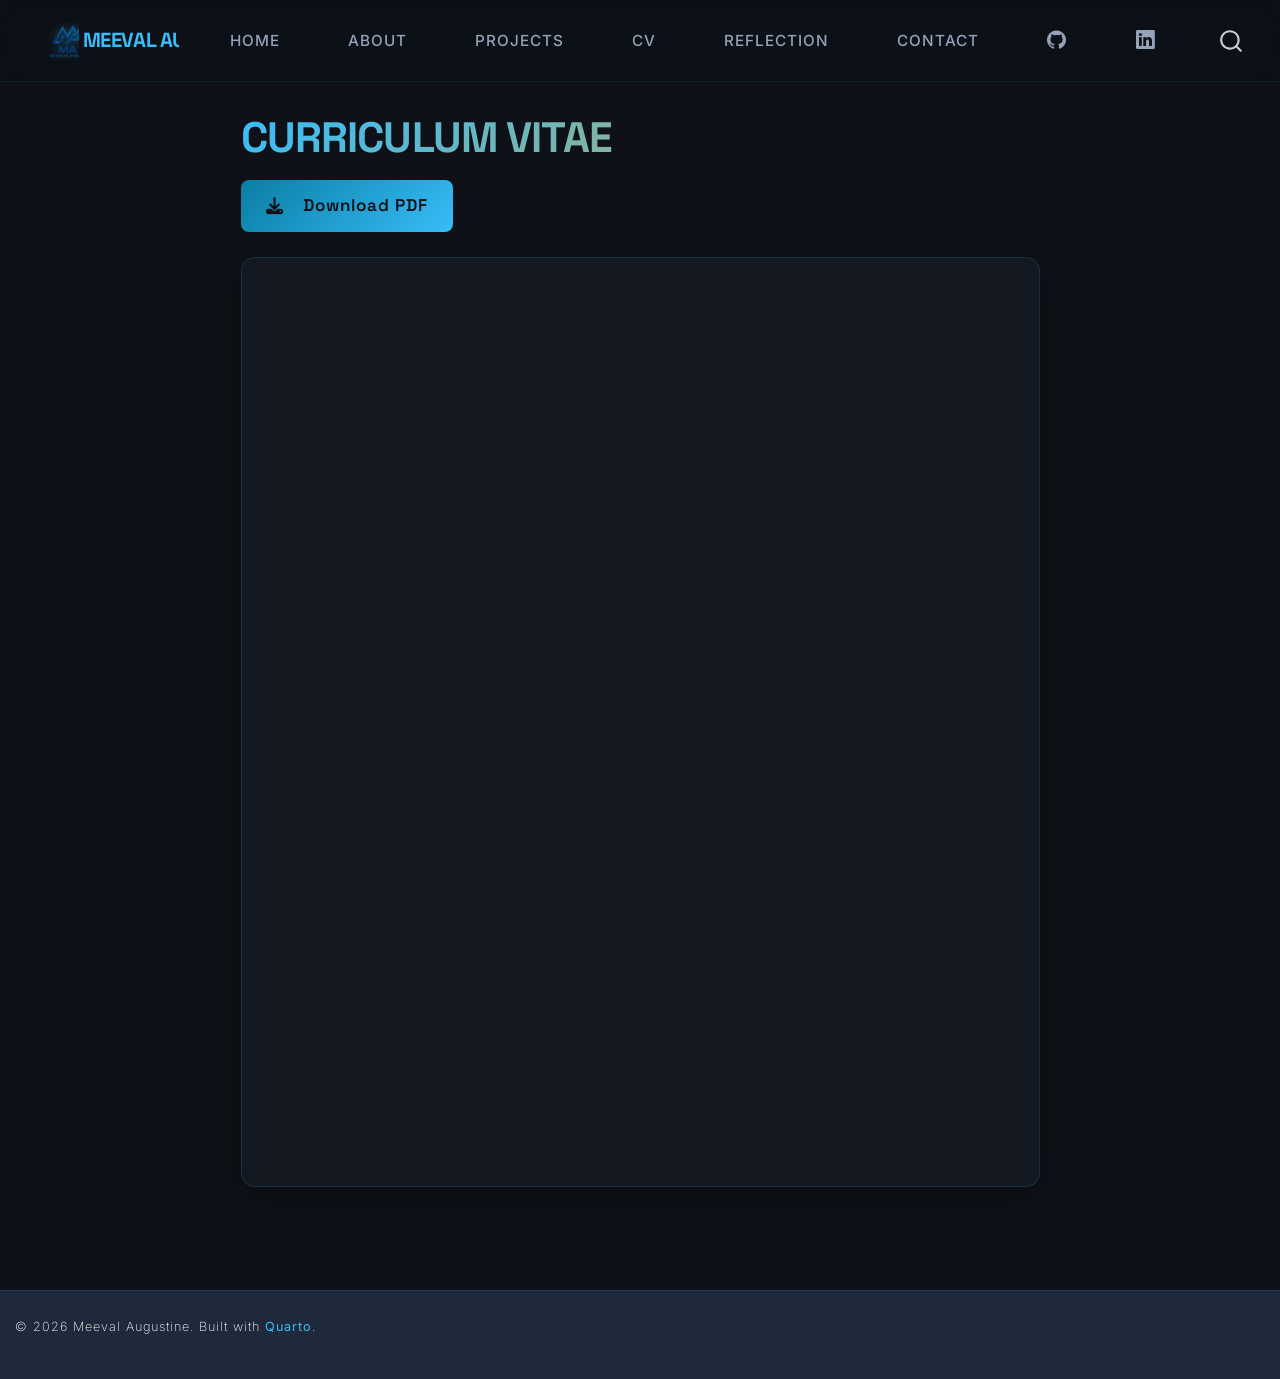
<file: docs/cv.html>
<!DOCTYPE html>
<html xmlns="http://www.w3.org/1999/xhtml" lang="en" xml:lang="en"><head>

<meta charset="utf-8">
<meta name="generator" content="quarto-1.9.37">

<meta name="viewport" content="width=device-width, initial-scale=1.0, user-scalable=yes">


<title>Curriculum Vitae – Meeval Augustine</title>
<style>
/* Default styles provided by pandoc.
** See https://pandoc.org/MANUAL.html#variables-for-html for config info.
*/
code{white-space: pre-wrap;}
span.smallcaps{font-variant: small-caps;}
div.columns{display: flex; gap: min(4vw, 1.5em);}
div.column{flex: auto; overflow-x: auto;}
div.hanging-indent{margin-left: 1.5em; text-indent: -1.5em;}
ul.task-list{list-style: none;}
ul.task-list li input[type="checkbox"] {
  width: 0.8em;
  margin: 0 0.8em 0.2em -1em; /* quarto-specific, see https://github.com/quarto-dev/quarto-cli/issues/4556 */ 
  vertical-align: middle;
}
</style>


<script src="site_libs/quarto-nav/quarto-nav.js"></script>
<script src="site_libs/quarto-nav/headroom.min.js"></script>
<script src="site_libs/clipboard/clipboard.min.js"></script>
<script src="site_libs/quarto-search/autocomplete.umd.js"></script>
<script src="site_libs/quarto-search/fuse.min.js"></script>
<script src="site_libs/quarto-search/quarto-search.js"></script>
<meta name="quarto:offset" content="./">
<link href="./images/favicon.ico" rel="icon">
<script src="site_libs/quarto-html/quarto.js" type="module"></script>
<script src="site_libs/quarto-html/tabsets/tabsets.js" type="module"></script>
<script src="site_libs/quarto-html/popper.min.js"></script>
<script src="site_libs/quarto-html/tippy.umd.min.js"></script>
<script src="site_libs/quarto-html/anchor.min.js"></script>
<link href="site_libs/quarto-html/tippy.css" rel="stylesheet">
<link href="site_libs/quarto-html/quarto-syntax-highlighting-dark-d0ae9245876894da5ac7e18953ecc5cc.css" rel="stylesheet" id="quarto-text-highlighting-styles">
<script src="site_libs/bootstrap/bootstrap.min.js"></script>
<link href="site_libs/bootstrap/bootstrap-icons.css" rel="stylesheet">
<link href="site_libs/bootstrap/bootstrap-a0aa7343741f0db1db88d028d51a9b6d.min.css" rel="stylesheet" append-hash="true" id="quarto-bootstrap" data-mode="dark">
<link href="site_libs/quarto-contrib/fontawesome6-6.7.2/all.min.css" rel="stylesheet">
<link href="site_libs/quarto-contrib/fontawesome6-6.7.2/latex-fontsize.css" rel="stylesheet">
<script id="quarto-search-options" type="application/json">{
  "location": "navbar",
  "copy-button": false,
  "collapse-after": 3,
  "panel-placement": "end",
  "type": "overlay",
  "limit": 50,
  "keyboard-shortcut": [
    "f",
    "/",
    "s"
  ],
  "show-item-context": false,
  "language": {
    "search-no-results-text": "No results",
    "search-matching-documents-text": "matching documents",
    "search-copy-link-title": "Copy link to search",
    "search-hide-matches-text": "Hide additional matches",
    "search-more-match-text": "more match in this document",
    "search-more-matches-text": "more matches in this document",
    "search-clear-button-title": "Clear",
    "search-text-placeholder": "",
    "search-detached-cancel-button-title": "Cancel",
    "search-submit-button-title": "Submit",
    "search-label": "Search"
  }
}</script>


</head>

<body class="nav-fixed fullcontent quarto-light">

<div id="quarto-search-results"></div>
  <header id="quarto-header" class="headroom fixed-top">
    <nav class="navbar navbar-expand-lg " data-bs-theme="dark">
      <div class="navbar-container container-fluid">
      <div class="navbar-brand-container mx-auto">
    <a href="./index.html" class="navbar-brand navbar-brand-logo">
    <img src="./images/logo.png" alt="" class="navbar-logo light-content">
    <img src="./images/logo.png" alt="" class="navbar-logo dark-content">
    </a>
    <a class="navbar-brand" href="./index.html">
    <span class="navbar-title">Meeval Augustine</span>
    </a>
  </div>
            <div id="quarto-search" class="" title="Search"></div>
          <button class="navbar-toggler" type="button" data-bs-toggle="collapse" data-bs-target="#navbarCollapse" aria-controls="navbarCollapse" role="menu" aria-expanded="false" aria-label="Toggle navigation" onclick="if (window.quartoToggleHeadroom) { window.quartoToggleHeadroom(); }">
  <span class="navbar-toggler-icon"></span>
</button>
          <div class="collapse navbar-collapse" id="navbarCollapse">
            <ul class="navbar-nav navbar-nav-scroll me-auto">
  <li class="nav-item">
    <a class="nav-link" href="./index.html"> 
<span class="menu-text">Home</span></a>
  </li>  
  <li class="nav-item">
    <a class="nav-link" href="./about.html"> 
<span class="menu-text">About</span></a>
  </li>  
  <li class="nav-item">
    <a class="nav-link" href="./projects/index.html"> 
<span class="menu-text">Projects</span></a>
  </li>  
  <li class="nav-item">
    <a class="nav-link active" href="./cv.html" aria-current="page"> 
<span class="menu-text">CV</span></a>
  </li>  
  <li class="nav-item">
    <a class="nav-link" href="./reflection.html"> 
<span class="menu-text">Reflection</span></a>
  </li>  
  <li class="nav-item">
    <a class="nav-link" href="./contact.html"> 
<span class="menu-text">Contact</span></a>
  </li>  
</ul>
            <ul class="navbar-nav navbar-nav-scroll ms-auto">
  <li class="nav-item compact">
    <a class="nav-link" href="https://github.com/Meeval20" target="_blank"> <i class="bi bi-github" role="img">
</i> 
<span class="menu-text"></span></a>
  </li>  
  <li class="nav-item compact">
    <a class="nav-link" href="https://www.linkedin.com/in/meeval-augustine-60518323a" target="_blank"> <i class="bi bi-linkedin" role="img">
</i> 
<span class="menu-text"></span></a>
  </li>  
</ul>
          </div> <!-- /navcollapse -->
            <div class="quarto-navbar-tools">
</div>
      </div> <!-- /container-fluid -->
    </nav>
</header>
<!-- content -->
<div id="quarto-content" class="quarto-container page-columns page-rows-contents page-layout-article page-navbar">
<!-- sidebar -->
<!-- margin-sidebar -->
    
<!-- main -->
<main class="content" id="quarto-document-content">

<header id="title-block-header" class="quarto-title-block default">
<div class="quarto-title">
<h1 class="title">Curriculum Vitae</h1>
</div>



<div class="quarto-title-meta">

    
  
    
  </div>
  


</header>


<p><a href="cv/cv.pdf" download="" class="cv-download-btn"> <i class="fa-solid fa-download" aria-label="download"></i> &nbsp; Download PDF </a></p>
<div class="cv-embed-wrapper">
<iframe src="cv/cv.pdf" width="100%" height="850px">
</iframe>
</div>



</main> <!-- /main -->
<script id="quarto-html-after-body" type="application/javascript">
  window.document.addEventListener("DOMContentLoaded", function (event) {
    const icon = "";
    const anchorJS = new window.AnchorJS();
    anchorJS.options = {
      placement: 'right',
      icon: icon
    };
    anchorJS.add('.anchored');
    const isCodeAnnotation = (el) => {
      for (const clz of el.classList) {
        if (clz.startsWith('code-annotation-')) {                     
          return true;
        }
      }
      return false;
    }
    const onCopySuccess = function(e) {
      // button target
      const button = e.trigger;
      // don't keep focus
      button.blur();
      // flash "checked"
      button.classList.add('code-copy-button-checked');
      var currentTitle = button.getAttribute("title");
      button.setAttribute("title", "Copied!");
      let tooltip;
      if (window.bootstrap) {
        button.setAttribute("data-bs-toggle", "tooltip");
        button.setAttribute("data-bs-placement", "left");
        button.setAttribute("data-bs-title", "Copied!");
        tooltip = new bootstrap.Tooltip(button, 
          { trigger: "manual", 
            customClass: "code-copy-button-tooltip",
            offset: [0, -8]});
        tooltip.show();    
      }
      setTimeout(function() {
        if (tooltip) {
          tooltip.hide();
          button.removeAttribute("data-bs-title");
          button.removeAttribute("data-bs-toggle");
          button.removeAttribute("data-bs-placement");
        }
        button.setAttribute("title", currentTitle);
        button.classList.remove('code-copy-button-checked');
      }, 1000);
      // clear code selection
      e.clearSelection();
    }
    const getTextToCopy = function(trigger) {
      const outerScaffold = trigger.parentElement.cloneNode(true);
      const codeEl = outerScaffold.querySelector('code');
      for (const childEl of codeEl.children) {
        if (isCodeAnnotation(childEl)) {
          childEl.remove();
        }
      }
      return codeEl.innerText;
    }
    const clipboard = new window.ClipboardJS('.code-copy-button:not([data-in-quarto-modal])', {
      text: getTextToCopy
    });
    clipboard.on('success', onCopySuccess);
    if (window.document.getElementById('quarto-embedded-source-code-modal')) {
      const clipboardModal = new window.ClipboardJS('.code-copy-button[data-in-quarto-modal]', {
        text: getTextToCopy,
        container: window.document.getElementById('quarto-embedded-source-code-modal')
      });
      clipboardModal.on('success', onCopySuccess);
    }
      var localhostRegex = new RegExp(/^(?:http|https):\/\/localhost\:?[0-9]*\//);
      var mailtoRegex = new RegExp(/^mailto:/);
        var filterRegex = new RegExp("https:\/\/Meeval20\.github\.io\/Portfolio");
      var isInternal = (href) => {
          return filterRegex.test(href) || localhostRegex.test(href) || mailtoRegex.test(href);
      }
      // Inspect non-navigation links and adorn them if external
     var links = window.document.querySelectorAll('a[href]:not(.nav-link):not(.navbar-brand):not(.toc-action):not(.sidebar-link):not(.sidebar-item-toggle):not(.pagination-link):not(.no-external):not([aria-hidden]):not(.dropdown-item):not(.quarto-navigation-tool):not(.about-link)');
      for (var i=0; i<links.length; i++) {
        const link = links[i];
        if (!isInternal(link.href)) {
          // undo the damage that might have been done by quarto-nav.js in the case of
          // links that we want to consider external
          if (link.dataset.originalHref !== undefined) {
            link.href = link.dataset.originalHref;
          }
        }
      }
    function tippyHover(el, contentFn, onTriggerFn, onUntriggerFn) {
      const config = {
        allowHTML: true,
        maxWidth: 500,
        delay: 100,
        arrow: false,
        appendTo: function(el) {
            return el.parentElement;
        },
        interactive: true,
        interactiveBorder: 10,
        theme: 'quarto',
        placement: 'bottom-start',
      };
      if (contentFn) {
        config.content = contentFn;
      }
      if (onTriggerFn) {
        config.onTrigger = onTriggerFn;
      }
      if (onUntriggerFn) {
        config.onUntrigger = onUntriggerFn;
      }
      window.tippy(el, config); 
    }
    const noterefs = window.document.querySelectorAll('a[role="doc-noteref"]');
    for (var i=0; i<noterefs.length; i++) {
      const ref = noterefs[i];
      tippyHover(ref, function() {
        // use id or data attribute instead here
        let href = ref.getAttribute('data-footnote-href') || ref.getAttribute('href');
        try { href = new URL(href).hash; } catch {}
        const id = href.replace(/^#\/?/, "");
        const note = window.document.getElementById(id);
        if (note) {
          return note.innerHTML;
        } else {
          return "";
        }
      });
    }
    const xrefs = window.document.querySelectorAll('a.quarto-xref');
    const processXRef = (id, note) => {
      // Strip column container classes
      const stripColumnClz = (el) => {
        el.classList.remove("page-full", "page-columns");
        if (el.children) {
          for (const child of el.children) {
            stripColumnClz(child);
          }
        }
      }
      stripColumnClz(note)
      if (id === null || id.startsWith('sec-')) {
        // Special case sections, only their first couple elements
        const container = document.createElement("div");
        if (note.children && note.children.length > 2) {
          container.appendChild(note.children[0].cloneNode(true));
          for (let i = 1; i < note.children.length; i++) {
            const child = note.children[i];
            if (child.tagName === "P" && child.innerText === "") {
              continue;
            } else {
              container.appendChild(child.cloneNode(true));
              break;
            }
          }
          if (window.Quarto?.typesetMath) {
            window.Quarto.typesetMath(container);
          }
          return container.innerHTML
        } else {
          if (window.Quarto?.typesetMath) {
            window.Quarto.typesetMath(note);
          }
          return note.innerHTML;
        }
      } else {
        // Remove any anchor links if they are present
        const anchorLink = note.querySelector('a.anchorjs-link');
        if (anchorLink) {
          anchorLink.remove();
        }
        if (window.Quarto?.typesetMath) {
          window.Quarto.typesetMath(note);
        }
        if (note.classList.contains("callout")) {
          return note.outerHTML;
        } else {
          return note.innerHTML;
        }
      }
    }
    for (var i=0; i<xrefs.length; i++) {
      const xref = xrefs[i];
      tippyHover(xref, undefined, function(instance) {
        instance.disable();
        let url = xref.getAttribute('href');
        let hash = undefined; 
        if (url.startsWith('#')) {
          hash = url;
        } else {
          try { hash = new URL(url).hash; } catch {}
        }
        if (hash) {
          const id = hash.replace(/^#\/?/, "");
          const note = window.document.getElementById(id);
          if (note !== null) {
            try {
              const html = processXRef(id, note.cloneNode(true));
              instance.setContent(html);
            } finally {
              instance.enable();
              instance.show();
            }
          } else {
            // See if we can fetch this
            fetch(url.split('#')[0])
            .then(res => res.text())
            .then(html => {
              const parser = new DOMParser();
              const htmlDoc = parser.parseFromString(html, "text/html");
              const note = htmlDoc.getElementById(id);
              if (note !== null) {
                const html = processXRef(id, note);
                instance.setContent(html);
              } 
            }).finally(() => {
              instance.enable();
              instance.show();
            });
          }
        } else {
          // See if we can fetch a full url (with no hash to target)
          // This is a special case and we should probably do some content thinning / targeting
          fetch(url)
          .then(res => res.text())
          .then(html => {
            const parser = new DOMParser();
            const htmlDoc = parser.parseFromString(html, "text/html");
            const note = htmlDoc.querySelector('main.content');
            if (note !== null) {
              // This should only happen for chapter cross references
              // (since there is no id in the URL)
              // remove the first header
              if (note.children.length > 0 && note.children[0].tagName === "HEADER") {
                note.children[0].remove();
              }
              const html = processXRef(null, note);
              instance.setContent(html);
            } 
          }).finally(() => {
            instance.enable();
            instance.show();
          });
        }
      }, function(instance) {
      });
    }
        let selectedAnnoteEl;
        const selectorForAnnotation = ( cell, annotation) => {
          let cellAttr = 'data-code-cell="' + cell + '"';
          let lineAttr = 'data-code-annotation="' +  annotation + '"';
          const selector = 'span[' + cellAttr + '][' + lineAttr + ']';
          return selector;
        }
        const selectCodeLines = (annoteEl) => {
          const doc = window.document;
          const targetCell = annoteEl.getAttribute("data-target-cell");
          const targetAnnotation = annoteEl.getAttribute("data-target-annotation");
          const annoteSpan = window.document.querySelector(selectorForAnnotation(targetCell, targetAnnotation));
          const lines = annoteSpan.getAttribute("data-code-lines").split(",");
          const lineIds = lines.map((line) => {
            return targetCell + "-" + line;
          })
          let top = null;
          let height = null;
          let parent = null;
          if (lineIds.length > 0) {
              //compute the position of the single el (top and bottom and make a div)
              const el = window.document.getElementById(lineIds[0]);
              top = el.offsetTop;
              height = el.offsetHeight;
              parent = el.parentElement.parentElement;
            if (lineIds.length > 1) {
              const lastEl = window.document.getElementById(lineIds[lineIds.length - 1]);
              const bottom = lastEl.offsetTop + lastEl.offsetHeight;
              height = bottom - top;
            }
            if (top !== null && height !== null && parent !== null) {
              // cook up a div (if necessary) and position it 
              let div = window.document.getElementById("code-annotation-line-highlight");
              if (div === null) {
                div = window.document.createElement("div");
                div.setAttribute("id", "code-annotation-line-highlight");
                div.style.position = 'absolute';
                parent.appendChild(div);
              }
              div.style.top = top - 2 + "px";
              div.style.height = height + 4 + "px";
              div.style.left = 0;
              let gutterDiv = window.document.getElementById("code-annotation-line-highlight-gutter");
              if (gutterDiv === null) {
                gutterDiv = window.document.createElement("div");
                gutterDiv.setAttribute("id", "code-annotation-line-highlight-gutter");
                gutterDiv.style.position = 'absolute';
                const codeCell = window.document.getElementById(targetCell);
                const gutter = codeCell.querySelector('.code-annotation-gutter');
                gutter.appendChild(gutterDiv);
              }
              gutterDiv.style.top = top - 2 + "px";
              gutterDiv.style.height = height + 4 + "px";
            }
            selectedAnnoteEl = annoteEl;
          }
        };
        const unselectCodeLines = () => {
          const elementsIds = ["code-annotation-line-highlight", "code-annotation-line-highlight-gutter"];
          elementsIds.forEach((elId) => {
            const div = window.document.getElementById(elId);
            if (div) {
              div.remove();
            }
          });
          selectedAnnoteEl = undefined;
        };
          // Handle positioning of the toggle
      window.addEventListener(
        "resize",
        throttle(() => {
          elRect = undefined;
          if (selectedAnnoteEl) {
            selectCodeLines(selectedAnnoteEl);
          }
        }, 10)
      );
      function throttle(fn, ms) {
      let throttle = false;
      let timer;
        return (...args) => {
          if(!throttle) { // first call gets through
              fn.apply(this, args);
              throttle = true;
          } else { // all the others get throttled
              if(timer) clearTimeout(timer); // cancel #2
              timer = setTimeout(() => {
                fn.apply(this, args);
                timer = throttle = false;
              }, ms);
          }
        };
      }
        // Attach click handler to the DT
        const annoteDls = window.document.querySelectorAll('dt[data-target-cell]');
        for (const annoteDlNode of annoteDls) {
          annoteDlNode.addEventListener('click', (event) => {
            const clickedEl = event.target;
            if (clickedEl !== selectedAnnoteEl) {
              unselectCodeLines();
              const activeEl = window.document.querySelector('dt[data-target-cell].code-annotation-active');
              if (activeEl) {
                activeEl.classList.remove('code-annotation-active');
              }
              selectCodeLines(clickedEl);
              clickedEl.classList.add('code-annotation-active');
            } else {
              // Unselect the line
              unselectCodeLines();
              clickedEl.classList.remove('code-annotation-active');
            }
          });
        }
    const findCites = (el) => {
      const parentEl = el.parentElement;
      if (parentEl) {
        const cites = parentEl.dataset.cites;
        if (cites) {
          return {
            el,
            cites: cites.split(' ')
          };
        } else {
          return findCites(el.parentElement)
        }
      } else {
        return undefined;
      }
    };
    var bibliorefs = window.document.querySelectorAll('a[role="doc-biblioref"]');
    for (var i=0; i<bibliorefs.length; i++) {
      const ref = bibliorefs[i];
      const citeInfo = findCites(ref);
      if (citeInfo) {
        tippyHover(citeInfo.el, function() {
          var popup = window.document.createElement('div');
          citeInfo.cites.forEach(function(cite) {
            var citeDiv = window.document.createElement('div');
            citeDiv.classList.add('hanging-indent');
            citeDiv.classList.add('csl-entry');
            var biblioDiv = window.document.getElementById('ref-' + cite);
            if (biblioDiv) {
              citeDiv.innerHTML = biblioDiv.innerHTML;
            }
            popup.appendChild(citeDiv);
          });
          return popup.innerHTML;
        });
      }
    }
  });
  </script>
</div> <!-- /content -->
<footer class="footer">
  <div class="nav-footer">
    <div class="nav-footer-left">
<p>© 2026 Meeval Augustine. Built with <a href="https://quarto.org/">Quarto</a>.</p>
</div>   
    <div class="nav-footer-center">
      &nbsp;
    </div>
    <div class="nav-footer-right">
      &nbsp;
    </div>
  </div>
</footer>




</body></html>
</file>
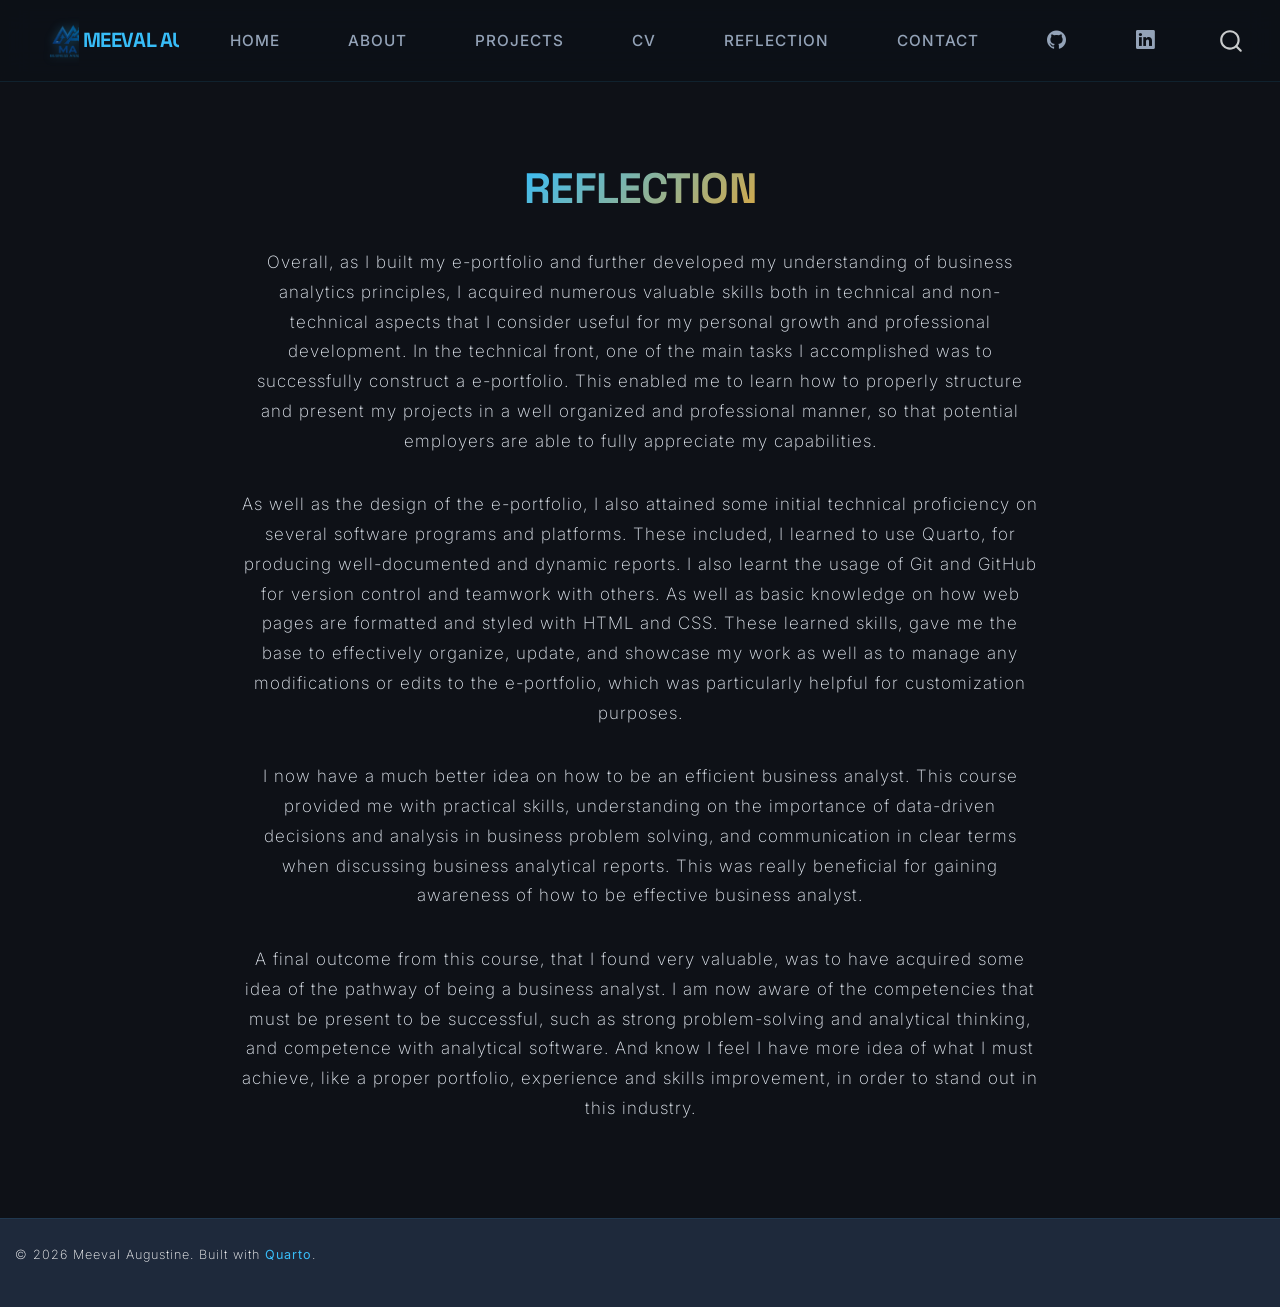
<file: docs/reflection.html>
<!DOCTYPE html>
<html xmlns="http://www.w3.org/1999/xhtml" lang="en" xml:lang="en"><head>

<meta charset="utf-8">
<meta name="generator" content="quarto-1.9.37">

<meta name="viewport" content="width=device-width, initial-scale=1.0, user-scalable=yes">


<title>reflection – Meeval Augustine</title>
<style>
/* Default styles provided by pandoc.
** See https://pandoc.org/MANUAL.html#variables-for-html for config info.
*/
code{white-space: pre-wrap;}
span.smallcaps{font-variant: small-caps;}
div.columns{display: flex; gap: min(4vw, 1.5em);}
div.column{flex: auto; overflow-x: auto;}
div.hanging-indent{margin-left: 1.5em; text-indent: -1.5em;}
ul.task-list{list-style: none;}
ul.task-list li input[type="checkbox"] {
  width: 0.8em;
  margin: 0 0.8em 0.2em -1em; /* quarto-specific, see https://github.com/quarto-dev/quarto-cli/issues/4556 */ 
  vertical-align: middle;
}
</style>


<script src="site_libs/quarto-nav/quarto-nav.js"></script>
<script src="site_libs/quarto-nav/headroom.min.js"></script>
<script src="site_libs/clipboard/clipboard.min.js"></script>
<script src="site_libs/quarto-search/autocomplete.umd.js"></script>
<script src="site_libs/quarto-search/fuse.min.js"></script>
<script src="site_libs/quarto-search/quarto-search.js"></script>
<meta name="quarto:offset" content="./">
<link href="./images/favicon.ico" rel="icon">
<script src="site_libs/quarto-html/quarto.js" type="module"></script>
<script src="site_libs/quarto-html/tabsets/tabsets.js" type="module"></script>
<script src="site_libs/quarto-html/popper.min.js"></script>
<script src="site_libs/quarto-html/tippy.umd.min.js"></script>
<script src="site_libs/quarto-html/anchor.min.js"></script>
<link href="site_libs/quarto-html/tippy.css" rel="stylesheet">
<link href="site_libs/quarto-html/quarto-syntax-highlighting-dark-d0ae9245876894da5ac7e18953ecc5cc.css" rel="stylesheet" id="quarto-text-highlighting-styles">
<script src="site_libs/bootstrap/bootstrap.min.js"></script>
<link href="site_libs/bootstrap/bootstrap-icons.css" rel="stylesheet">
<link href="site_libs/bootstrap/bootstrap-a0aa7343741f0db1db88d028d51a9b6d.min.css" rel="stylesheet" append-hash="true" id="quarto-bootstrap" data-mode="dark">
<script id="quarto-search-options" type="application/json">{
  "location": "navbar",
  "copy-button": false,
  "collapse-after": 3,
  "panel-placement": "end",
  "type": "overlay",
  "limit": 50,
  "keyboard-shortcut": [
    "f",
    "/",
    "s"
  ],
  "show-item-context": false,
  "language": {
    "search-no-results-text": "No results",
    "search-matching-documents-text": "matching documents",
    "search-copy-link-title": "Copy link to search",
    "search-hide-matches-text": "Hide additional matches",
    "search-more-match-text": "more match in this document",
    "search-more-matches-text": "more matches in this document",
    "search-clear-button-title": "Clear",
    "search-text-placeholder": "",
    "search-detached-cancel-button-title": "Cancel",
    "search-submit-button-title": "Submit",
    "search-label": "Search"
  }
}</script>


</head>

<body class="nav-fixed fullcontent quarto-light">

<div id="quarto-search-results"></div>
  <header id="quarto-header" class="headroom fixed-top">
    <nav class="navbar navbar-expand-lg " data-bs-theme="dark">
      <div class="navbar-container container-fluid">
      <div class="navbar-brand-container mx-auto">
    <a href="./index.html" class="navbar-brand navbar-brand-logo">
    <img src="./images/logo.png" alt="" class="navbar-logo light-content">
    <img src="./images/logo.png" alt="" class="navbar-logo dark-content">
    </a>
    <a class="navbar-brand" href="./index.html">
    <span class="navbar-title">Meeval Augustine</span>
    </a>
  </div>
            <div id="quarto-search" class="" title="Search"></div>
          <button class="navbar-toggler" type="button" data-bs-toggle="collapse" data-bs-target="#navbarCollapse" aria-controls="navbarCollapse" role="menu" aria-expanded="false" aria-label="Toggle navigation" onclick="if (window.quartoToggleHeadroom) { window.quartoToggleHeadroom(); }">
  <span class="navbar-toggler-icon"></span>
</button>
          <div class="collapse navbar-collapse" id="navbarCollapse">
            <ul class="navbar-nav navbar-nav-scroll me-auto">
  <li class="nav-item">
    <a class="nav-link" href="./index.html"> 
<span class="menu-text">Home</span></a>
  </li>  
  <li class="nav-item">
    <a class="nav-link" href="./about.html"> 
<span class="menu-text">About</span></a>
  </li>  
  <li class="nav-item">
    <a class="nav-link" href="./projects/index.html"> 
<span class="menu-text">Projects</span></a>
  </li>  
  <li class="nav-item">
    <a class="nav-link" href="./cv.html"> 
<span class="menu-text">CV</span></a>
  </li>  
  <li class="nav-item">
    <a class="nav-link active" href="./reflection.html" aria-current="page"> 
<span class="menu-text">Reflection</span></a>
  </li>  
  <li class="nav-item">
    <a class="nav-link" href="./contact.html"> 
<span class="menu-text">Contact</span></a>
  </li>  
</ul>
            <ul class="navbar-nav navbar-nav-scroll ms-auto">
  <li class="nav-item compact">
    <a class="nav-link" href="https://github.com/Meeval20" target="_blank"> <i class="bi bi-github" role="img">
</i> 
<span class="menu-text"></span></a>
  </li>  
  <li class="nav-item compact">
    <a class="nav-link" href="https://www.linkedin.com/in/meeval-augustine-60518323a" target="_blank"> <i class="bi bi-linkedin" role="img">
</i> 
<span class="menu-text"></span></a>
  </li>  
</ul>
          </div> <!-- /navcollapse -->
            <div class="quarto-navbar-tools">
</div>
      </div> <!-- /container-fluid -->
    </nav>
</header>
<!-- content -->
<div id="quarto-content" class="quarto-container page-columns page-rows-contents page-layout-article page-navbar">
<!-- sidebar -->
<!-- margin-sidebar -->
    
<!-- main -->
<main class="content" id="quarto-document-content"><header id="title-block-header" class="quarto-title-block"></header>




<section id="reflection" class="level1" style="display: flex; flex-direction: column; justify-content: center; align-items: center; min-height: 65vh; text-align: center; max-width: 800px; margin: 0 auto; gap: 1rem;">
<h1>REFLECTION</h1>
<p>Overall, as I built my e-portfolio and further developed my understanding of business analytics principles, I acquired numerous valuable skills both in technical and non-technical aspects that I consider useful for my personal growth and professional development. In the technical front, one of the main tasks I accomplished was to successfully construct a e-portfolio. This enabled me to learn how to properly structure and present my projects in a well organized and professional manner, so that potential employers are able to fully appreciate my capabilities.</p>
<p>As well as the design of the e-portfolio, I also attained some initial technical proficiency on several software programs and platforms. These included, I learned to use Quarto, for producing well-documented and dynamic reports. I also learnt the usage of Git and GitHub for version control and teamwork with others. As well as basic knowledge on how web pages are formatted and styled with HTML and CSS. These learned skills, gave me the base to effectively organize, update, and showcase my work as well as to manage any modifications or edits to the e-portfolio, which was particularly helpful for customization purposes.</p>
<p>I now have a much better idea on how to be an efficient business analyst. This course provided me with practical skills, understanding on the importance of data-driven decisions and analysis in business problem solving, and communication in clear terms when discussing business analytical reports. This was really beneficial for gaining awareness of how to be effective business analyst.</p>
<p>A final outcome from this course, that I found very valuable, was to have acquired some idea of the pathway of being a business analyst. I am now aware of the competencies that must be present to be successful, such as strong problem-solving and analytical thinking, and competence with analytical software. And know I feel I have more idea of what I must achieve, like a proper portfolio, experience and skills improvement, in order to stand out in this industry.</p>
</section>



</main> <!-- /main -->
<script id="quarto-html-after-body" type="application/javascript">
  window.document.addEventListener("DOMContentLoaded", function (event) {
    const icon = "";
    const anchorJS = new window.AnchorJS();
    anchorJS.options = {
      placement: 'right',
      icon: icon
    };
    anchorJS.add('.anchored');
    const isCodeAnnotation = (el) => {
      for (const clz of el.classList) {
        if (clz.startsWith('code-annotation-')) {                     
          return true;
        }
      }
      return false;
    }
    const onCopySuccess = function(e) {
      // button target
      const button = e.trigger;
      // don't keep focus
      button.blur();
      // flash "checked"
      button.classList.add('code-copy-button-checked');
      var currentTitle = button.getAttribute("title");
      button.setAttribute("title", "Copied!");
      let tooltip;
      if (window.bootstrap) {
        button.setAttribute("data-bs-toggle", "tooltip");
        button.setAttribute("data-bs-placement", "left");
        button.setAttribute("data-bs-title", "Copied!");
        tooltip = new bootstrap.Tooltip(button, 
          { trigger: "manual", 
            customClass: "code-copy-button-tooltip",
            offset: [0, -8]});
        tooltip.show();    
      }
      setTimeout(function() {
        if (tooltip) {
          tooltip.hide();
          button.removeAttribute("data-bs-title");
          button.removeAttribute("data-bs-toggle");
          button.removeAttribute("data-bs-placement");
        }
        button.setAttribute("title", currentTitle);
        button.classList.remove('code-copy-button-checked');
      }, 1000);
      // clear code selection
      e.clearSelection();
    }
    const getTextToCopy = function(trigger) {
      const outerScaffold = trigger.parentElement.cloneNode(true);
      const codeEl = outerScaffold.querySelector('code');
      for (const childEl of codeEl.children) {
        if (isCodeAnnotation(childEl)) {
          childEl.remove();
        }
      }
      return codeEl.innerText;
    }
    const clipboard = new window.ClipboardJS('.code-copy-button:not([data-in-quarto-modal])', {
      text: getTextToCopy
    });
    clipboard.on('success', onCopySuccess);
    if (window.document.getElementById('quarto-embedded-source-code-modal')) {
      const clipboardModal = new window.ClipboardJS('.code-copy-button[data-in-quarto-modal]', {
        text: getTextToCopy,
        container: window.document.getElementById('quarto-embedded-source-code-modal')
      });
      clipboardModal.on('success', onCopySuccess);
    }
      var localhostRegex = new RegExp(/^(?:http|https):\/\/localhost\:?[0-9]*\//);
      var mailtoRegex = new RegExp(/^mailto:/);
        var filterRegex = new RegExp("https:\/\/Meeval20\.github\.io\/Portfolio");
      var isInternal = (href) => {
          return filterRegex.test(href) || localhostRegex.test(href) || mailtoRegex.test(href);
      }
      // Inspect non-navigation links and adorn them if external
     var links = window.document.querySelectorAll('a[href]:not(.nav-link):not(.navbar-brand):not(.toc-action):not(.sidebar-link):not(.sidebar-item-toggle):not(.pagination-link):not(.no-external):not([aria-hidden]):not(.dropdown-item):not(.quarto-navigation-tool):not(.about-link)');
      for (var i=0; i<links.length; i++) {
        const link = links[i];
        if (!isInternal(link.href)) {
          // undo the damage that might have been done by quarto-nav.js in the case of
          // links that we want to consider external
          if (link.dataset.originalHref !== undefined) {
            link.href = link.dataset.originalHref;
          }
        }
      }
    function tippyHover(el, contentFn, onTriggerFn, onUntriggerFn) {
      const config = {
        allowHTML: true,
        maxWidth: 500,
        delay: 100,
        arrow: false,
        appendTo: function(el) {
            return el.parentElement;
        },
        interactive: true,
        interactiveBorder: 10,
        theme: 'quarto',
        placement: 'bottom-start',
      };
      if (contentFn) {
        config.content = contentFn;
      }
      if (onTriggerFn) {
        config.onTrigger = onTriggerFn;
      }
      if (onUntriggerFn) {
        config.onUntrigger = onUntriggerFn;
      }
      window.tippy(el, config); 
    }
    const noterefs = window.document.querySelectorAll('a[role="doc-noteref"]');
    for (var i=0; i<noterefs.length; i++) {
      const ref = noterefs[i];
      tippyHover(ref, function() {
        // use id or data attribute instead here
        let href = ref.getAttribute('data-footnote-href') || ref.getAttribute('href');
        try { href = new URL(href).hash; } catch {}
        const id = href.replace(/^#\/?/, "");
        const note = window.document.getElementById(id);
        if (note) {
          return note.innerHTML;
        } else {
          return "";
        }
      });
    }
    const xrefs = window.document.querySelectorAll('a.quarto-xref');
    const processXRef = (id, note) => {
      // Strip column container classes
      const stripColumnClz = (el) => {
        el.classList.remove("page-full", "page-columns");
        if (el.children) {
          for (const child of el.children) {
            stripColumnClz(child);
          }
        }
      }
      stripColumnClz(note)
      if (id === null || id.startsWith('sec-')) {
        // Special case sections, only their first couple elements
        const container = document.createElement("div");
        if (note.children && note.children.length > 2) {
          container.appendChild(note.children[0].cloneNode(true));
          for (let i = 1; i < note.children.length; i++) {
            const child = note.children[i];
            if (child.tagName === "P" && child.innerText === "") {
              continue;
            } else {
              container.appendChild(child.cloneNode(true));
              break;
            }
          }
          if (window.Quarto?.typesetMath) {
            window.Quarto.typesetMath(container);
          }
          return container.innerHTML
        } else {
          if (window.Quarto?.typesetMath) {
            window.Quarto.typesetMath(note);
          }
          return note.innerHTML;
        }
      } else {
        // Remove any anchor links if they are present
        const anchorLink = note.querySelector('a.anchorjs-link');
        if (anchorLink) {
          anchorLink.remove();
        }
        if (window.Quarto?.typesetMath) {
          window.Quarto.typesetMath(note);
        }
        if (note.classList.contains("callout")) {
          return note.outerHTML;
        } else {
          return note.innerHTML;
        }
      }
    }
    for (var i=0; i<xrefs.length; i++) {
      const xref = xrefs[i];
      tippyHover(xref, undefined, function(instance) {
        instance.disable();
        let url = xref.getAttribute('href');
        let hash = undefined; 
        if (url.startsWith('#')) {
          hash = url;
        } else {
          try { hash = new URL(url).hash; } catch {}
        }
        if (hash) {
          const id = hash.replace(/^#\/?/, "");
          const note = window.document.getElementById(id);
          if (note !== null) {
            try {
              const html = processXRef(id, note.cloneNode(true));
              instance.setContent(html);
            } finally {
              instance.enable();
              instance.show();
            }
          } else {
            // See if we can fetch this
            fetch(url.split('#')[0])
            .then(res => res.text())
            .then(html => {
              const parser = new DOMParser();
              const htmlDoc = parser.parseFromString(html, "text/html");
              const note = htmlDoc.getElementById(id);
              if (note !== null) {
                const html = processXRef(id, note);
                instance.setContent(html);
              } 
            }).finally(() => {
              instance.enable();
              instance.show();
            });
          }
        } else {
          // See if we can fetch a full url (with no hash to target)
          // This is a special case and we should probably do some content thinning / targeting
          fetch(url)
          .then(res => res.text())
          .then(html => {
            const parser = new DOMParser();
            const htmlDoc = parser.parseFromString(html, "text/html");
            const note = htmlDoc.querySelector('main.content');
            if (note !== null) {
              // This should only happen for chapter cross references
              // (since there is no id in the URL)
              // remove the first header
              if (note.children.length > 0 && note.children[0].tagName === "HEADER") {
                note.children[0].remove();
              }
              const html = processXRef(null, note);
              instance.setContent(html);
            } 
          }).finally(() => {
            instance.enable();
            instance.show();
          });
        }
      }, function(instance) {
      });
    }
        let selectedAnnoteEl;
        const selectorForAnnotation = ( cell, annotation) => {
          let cellAttr = 'data-code-cell="' + cell + '"';
          let lineAttr = 'data-code-annotation="' +  annotation + '"';
          const selector = 'span[' + cellAttr + '][' + lineAttr + ']';
          return selector;
        }
        const selectCodeLines = (annoteEl) => {
          const doc = window.document;
          const targetCell = annoteEl.getAttribute("data-target-cell");
          const targetAnnotation = annoteEl.getAttribute("data-target-annotation");
          const annoteSpan = window.document.querySelector(selectorForAnnotation(targetCell, targetAnnotation));
          const lines = annoteSpan.getAttribute("data-code-lines").split(",");
          const lineIds = lines.map((line) => {
            return targetCell + "-" + line;
          })
          let top = null;
          let height = null;
          let parent = null;
          if (lineIds.length > 0) {
              //compute the position of the single el (top and bottom and make a div)
              const el = window.document.getElementById(lineIds[0]);
              top = el.offsetTop;
              height = el.offsetHeight;
              parent = el.parentElement.parentElement;
            if (lineIds.length > 1) {
              const lastEl = window.document.getElementById(lineIds[lineIds.length - 1]);
              const bottom = lastEl.offsetTop + lastEl.offsetHeight;
              height = bottom - top;
            }
            if (top !== null && height !== null && parent !== null) {
              // cook up a div (if necessary) and position it 
              let div = window.document.getElementById("code-annotation-line-highlight");
              if (div === null) {
                div = window.document.createElement("div");
                div.setAttribute("id", "code-annotation-line-highlight");
                div.style.position = 'absolute';
                parent.appendChild(div);
              }
              div.style.top = top - 2 + "px";
              div.style.height = height + 4 + "px";
              div.style.left = 0;
              let gutterDiv = window.document.getElementById("code-annotation-line-highlight-gutter");
              if (gutterDiv === null) {
                gutterDiv = window.document.createElement("div");
                gutterDiv.setAttribute("id", "code-annotation-line-highlight-gutter");
                gutterDiv.style.position = 'absolute';
                const codeCell = window.document.getElementById(targetCell);
                const gutter = codeCell.querySelector('.code-annotation-gutter');
                gutter.appendChild(gutterDiv);
              }
              gutterDiv.style.top = top - 2 + "px";
              gutterDiv.style.height = height + 4 + "px";
            }
            selectedAnnoteEl = annoteEl;
          }
        };
        const unselectCodeLines = () => {
          const elementsIds = ["code-annotation-line-highlight", "code-annotation-line-highlight-gutter"];
          elementsIds.forEach((elId) => {
            const div = window.document.getElementById(elId);
            if (div) {
              div.remove();
            }
          });
          selectedAnnoteEl = undefined;
        };
          // Handle positioning of the toggle
      window.addEventListener(
        "resize",
        throttle(() => {
          elRect = undefined;
          if (selectedAnnoteEl) {
            selectCodeLines(selectedAnnoteEl);
          }
        }, 10)
      );
      function throttle(fn, ms) {
      let throttle = false;
      let timer;
        return (...args) => {
          if(!throttle) { // first call gets through
              fn.apply(this, args);
              throttle = true;
          } else { // all the others get throttled
              if(timer) clearTimeout(timer); // cancel #2
              timer = setTimeout(() => {
                fn.apply(this, args);
                timer = throttle = false;
              }, ms);
          }
        };
      }
        // Attach click handler to the DT
        const annoteDls = window.document.querySelectorAll('dt[data-target-cell]');
        for (const annoteDlNode of annoteDls) {
          annoteDlNode.addEventListener('click', (event) => {
            const clickedEl = event.target;
            if (clickedEl !== selectedAnnoteEl) {
              unselectCodeLines();
              const activeEl = window.document.querySelector('dt[data-target-cell].code-annotation-active');
              if (activeEl) {
                activeEl.classList.remove('code-annotation-active');
              }
              selectCodeLines(clickedEl);
              clickedEl.classList.add('code-annotation-active');
            } else {
              // Unselect the line
              unselectCodeLines();
              clickedEl.classList.remove('code-annotation-active');
            }
          });
        }
    const findCites = (el) => {
      const parentEl = el.parentElement;
      if (parentEl) {
        const cites = parentEl.dataset.cites;
        if (cites) {
          return {
            el,
            cites: cites.split(' ')
          };
        } else {
          return findCites(el.parentElement)
        }
      } else {
        return undefined;
      }
    };
    var bibliorefs = window.document.querySelectorAll('a[role="doc-biblioref"]');
    for (var i=0; i<bibliorefs.length; i++) {
      const ref = bibliorefs[i];
      const citeInfo = findCites(ref);
      if (citeInfo) {
        tippyHover(citeInfo.el, function() {
          var popup = window.document.createElement('div');
          citeInfo.cites.forEach(function(cite) {
            var citeDiv = window.document.createElement('div');
            citeDiv.classList.add('hanging-indent');
            citeDiv.classList.add('csl-entry');
            var biblioDiv = window.document.getElementById('ref-' + cite);
            if (biblioDiv) {
              citeDiv.innerHTML = biblioDiv.innerHTML;
            }
            popup.appendChild(citeDiv);
          });
          return popup.innerHTML;
        });
      }
    }
  });
  </script>
</div> <!-- /content -->
<footer class="footer">
  <div class="nav-footer">
    <div class="nav-footer-left">
<p>© 2026 Meeval Augustine. Built with <a href="https://quarto.org/">Quarto</a>.</p>
</div>   
    <div class="nav-footer-center">
      &nbsp;
    </div>
    <div class="nav-footer-right">
      &nbsp;
    </div>
  </div>
</footer>




</body></html>
</file>
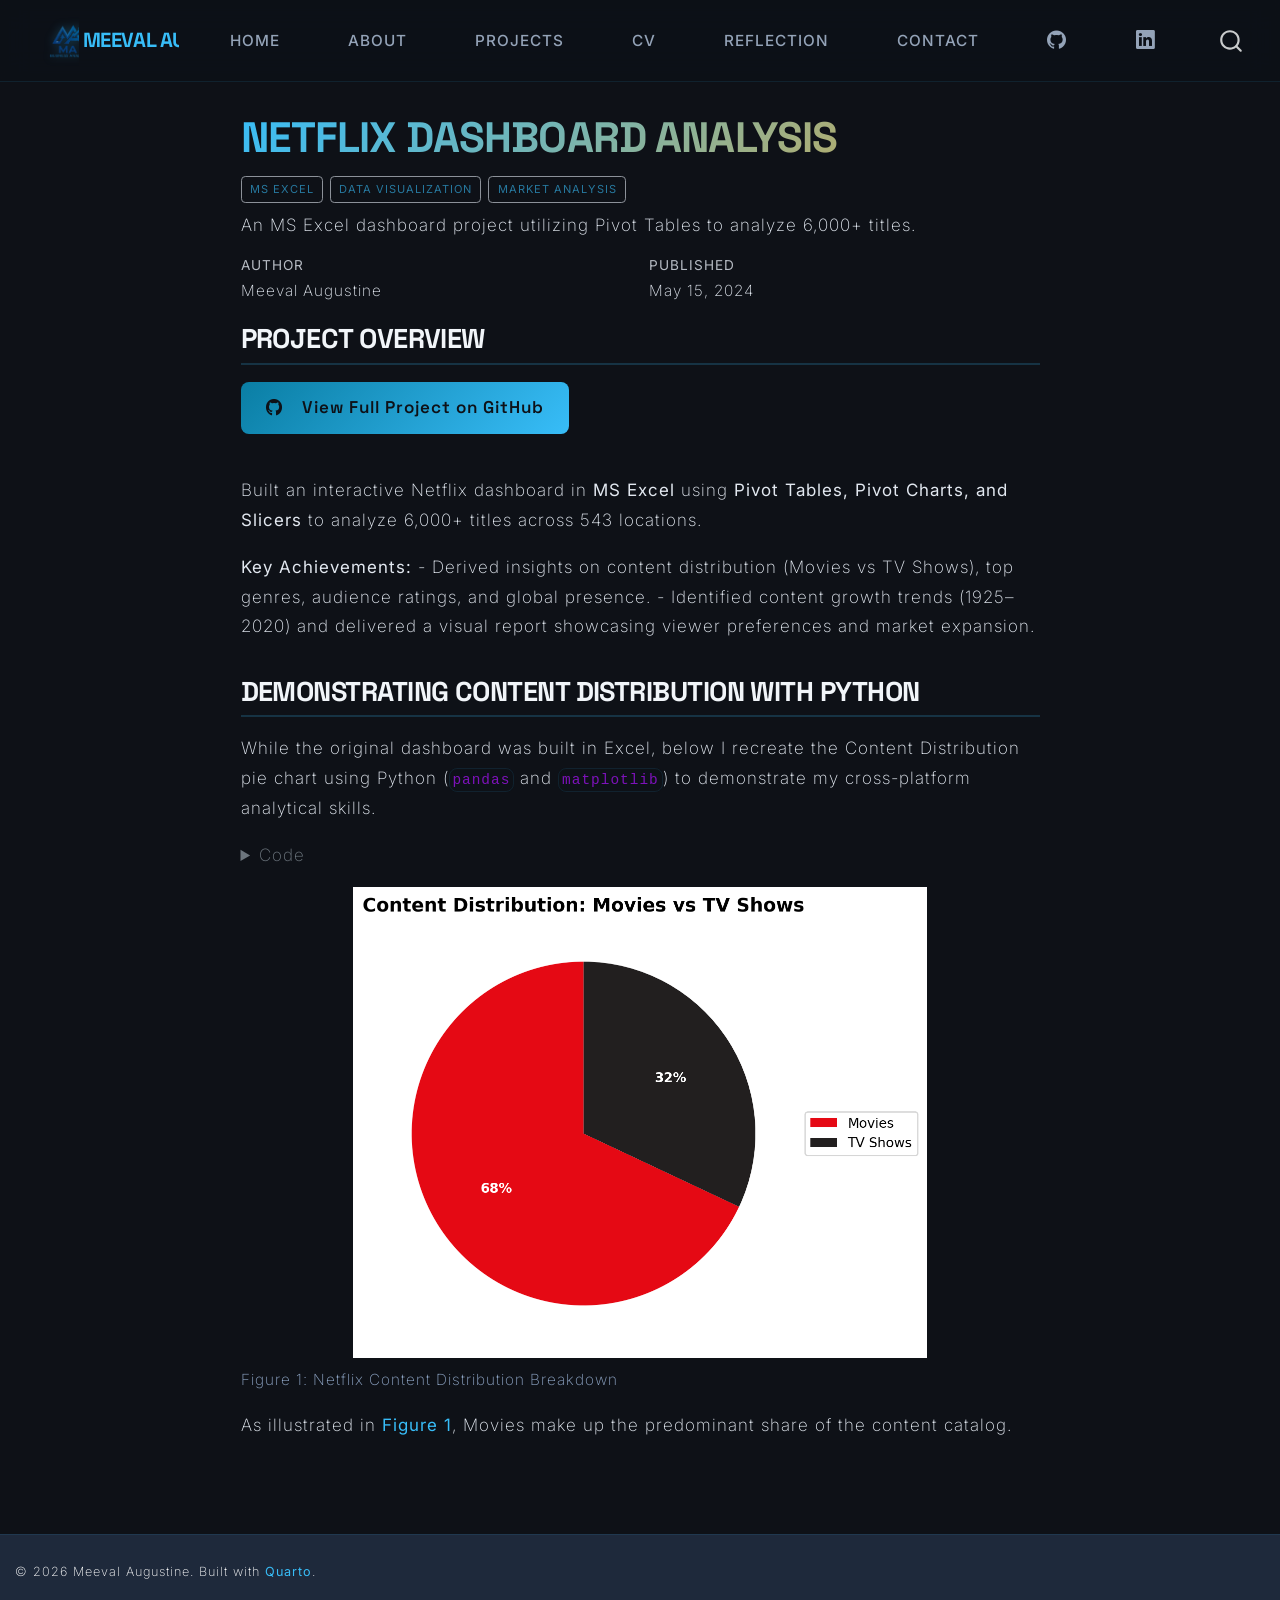
<file: docs/projects/list/netflix_dashboard.html>
<!DOCTYPE html>
<html xmlns="http://www.w3.org/1999/xhtml" lang="en" xml:lang="en"><head>

<meta charset="utf-8">
<meta name="generator" content="quarto-1.9.37">

<meta name="viewport" content="width=device-width, initial-scale=1.0, user-scalable=yes">

<meta name="author" content="Meeval Augustine">
<meta name="dcterms.date" content="2024-05-15">
<meta name="description" content="An MS Excel dashboard project utilizing Pivot Tables to analyze 6,000+ titles.">

<title>Netflix Dashboard Analysis – Meeval Augustine</title>
<style>
/* Default styles provided by pandoc.
** See https://pandoc.org/MANUAL.html#variables-for-html for config info.
*/
code{white-space: pre-wrap;}
span.smallcaps{font-variant: small-caps;}
div.columns{display: flex; gap: min(4vw, 1.5em);}
div.column{flex: auto; overflow-x: auto;}
div.hanging-indent{margin-left: 1.5em; text-indent: -1.5em;}
ul.task-list{list-style: none;}
ul.task-list li input[type="checkbox"] {
  width: 0.8em;
  margin: 0 0.8em 0.2em -1em; /* quarto-specific, see https://github.com/quarto-dev/quarto-cli/issues/4556 */ 
  vertical-align: middle;
}
/* CSS for syntax highlighting */
html { -webkit-text-size-adjust: 100%; }
pre > code.sourceCode { white-space: pre; position: relative; }
pre > code.sourceCode > span { display: inline-block; line-height: 1.25; }
pre > code.sourceCode > span:empty { height: 1.2em; }
.sourceCode { overflow: visible; }
code.sourceCode > span { color: inherit; text-decoration: inherit; }
div.sourceCode { margin: 1em 0; }
pre.sourceCode { margin: 0; }
@media screen {
div.sourceCode { overflow: auto; }
}
@media print {
pre > code.sourceCode { white-space: pre-wrap; }
pre > code.sourceCode > span { text-indent: -5em; padding-left: 5em; }
}
pre.numberSource code
  { counter-reset: source-line 0; }
pre.numberSource code > span
  { position: relative; left: -4em; counter-increment: source-line; }
pre.numberSource code > span > a:first-child::before
  { content: counter(source-line);
    position: relative; left: -1em; text-align: right; vertical-align: baseline;
    border: none; display: inline-block;
    -webkit-touch-callout: none; -webkit-user-select: none;
    -khtml-user-select: none; -moz-user-select: none;
    -ms-user-select: none; user-select: none;
    padding: 0 4px; width: 4em;
  }
pre.numberSource { margin-left: 3em;  padding-left: 4px; }
div.sourceCode
  {   }
@media screen {
pre > code.sourceCode > span > a:first-child::before { text-decoration: underline; }
}
</style>


<script src="../../site_libs/quarto-nav/quarto-nav.js"></script>
<script src="../../site_libs/quarto-nav/headroom.min.js"></script>
<script src="../../site_libs/clipboard/clipboard.min.js"></script>
<script src="../../site_libs/quarto-search/autocomplete.umd.js"></script>
<script src="../../site_libs/quarto-search/fuse.min.js"></script>
<script src="../../site_libs/quarto-search/quarto-search.js"></script>
<meta name="quarto:offset" content="../../">
<link href="../../images/favicon.ico" rel="icon">
<script src="../../site_libs/quarto-html/quarto.js" type="module"></script>
<script src="../../site_libs/quarto-html/tabsets/tabsets.js" type="module"></script>
<script src="../../site_libs/quarto-html/popper.min.js"></script>
<script src="../../site_libs/quarto-html/tippy.umd.min.js"></script>
<script src="../../site_libs/quarto-html/anchor.min.js"></script>
<link href="../../site_libs/quarto-html/tippy.css" rel="stylesheet">
<link href="../../site_libs/quarto-html/quarto-syntax-highlighting-dark-d0ae9245876894da5ac7e18953ecc5cc.css" rel="stylesheet" id="quarto-text-highlighting-styles">
<script src="../../site_libs/bootstrap/bootstrap.min.js"></script>
<link href="../../site_libs/bootstrap/bootstrap-icons.css" rel="stylesheet">
<link href="../../site_libs/bootstrap/bootstrap-a0aa7343741f0db1db88d028d51a9b6d.min.css" rel="stylesheet" append-hash="true" id="quarto-bootstrap" data-mode="dark">
<link href="../../site_libs/quarto-contrib/fontawesome6-6.7.2/all.min.css" rel="stylesheet">
<link href="../../site_libs/quarto-contrib/fontawesome6-6.7.2/latex-fontsize.css" rel="stylesheet">
<script id="quarto-search-options" type="application/json">{
  "location": "navbar",
  "copy-button": false,
  "collapse-after": 3,
  "panel-placement": "end",
  "type": "overlay",
  "limit": 50,
  "keyboard-shortcut": [
    "f",
    "/",
    "s"
  ],
  "show-item-context": false,
  "language": {
    "search-no-results-text": "No results",
    "search-matching-documents-text": "matching documents",
    "search-copy-link-title": "Copy link to search",
    "search-hide-matches-text": "Hide additional matches",
    "search-more-match-text": "more match in this document",
    "search-more-matches-text": "more matches in this document",
    "search-clear-button-title": "Clear",
    "search-text-placeholder": "",
    "search-detached-cancel-button-title": "Cancel",
    "search-submit-button-title": "Submit",
    "search-label": "Search"
  }
}</script>


</head>

<body class="nav-fixed fullcontent quarto-light">

<div id="quarto-search-results"></div>
  <header id="quarto-header" class="headroom fixed-top">
    <nav class="navbar navbar-expand-lg " data-bs-theme="dark">
      <div class="navbar-container container-fluid">
      <div class="navbar-brand-container mx-auto">
    <a href="../../index.html" class="navbar-brand navbar-brand-logo">
    <img src="../../images/logo.png" alt="" class="navbar-logo light-content">
    <img src="../../images/logo.png" alt="" class="navbar-logo dark-content">
    </a>
    <a class="navbar-brand" href="../../index.html">
    <span class="navbar-title">Meeval Augustine</span>
    </a>
  </div>
            <div id="quarto-search" class="" title="Search"></div>
          <button class="navbar-toggler" type="button" data-bs-toggle="collapse" data-bs-target="#navbarCollapse" aria-controls="navbarCollapse" role="menu" aria-expanded="false" aria-label="Toggle navigation" onclick="if (window.quartoToggleHeadroom) { window.quartoToggleHeadroom(); }">
  <span class="navbar-toggler-icon"></span>
</button>
          <div class="collapse navbar-collapse" id="navbarCollapse">
            <ul class="navbar-nav navbar-nav-scroll me-auto">
  <li class="nav-item">
    <a class="nav-link" href="../../index.html"> 
<span class="menu-text">Home</span></a>
  </li>  
  <li class="nav-item">
    <a class="nav-link" href="../../about.html"> 
<span class="menu-text">About</span></a>
  </li>  
  <li class="nav-item">
    <a class="nav-link" href="../../projects/index.html"> 
<span class="menu-text">Projects</span></a>
  </li>  
  <li class="nav-item">
    <a class="nav-link" href="../../cv.html"> 
<span class="menu-text">CV</span></a>
  </li>  
  <li class="nav-item">
    <a class="nav-link" href="../../reflection.html"> 
<span class="menu-text">Reflection</span></a>
  </li>  
  <li class="nav-item">
    <a class="nav-link" href="../../contact.html"> 
<span class="menu-text">Contact</span></a>
  </li>  
</ul>
            <ul class="navbar-nav navbar-nav-scroll ms-auto">
  <li class="nav-item compact">
    <a class="nav-link" href="https://github.com/Meeval20" target="_blank"> <i class="bi bi-github" role="img">
</i> 
<span class="menu-text"></span></a>
  </li>  
  <li class="nav-item compact">
    <a class="nav-link" href="https://www.linkedin.com/in/meeval-augustine-60518323a" target="_blank"> <i class="bi bi-linkedin" role="img">
</i> 
<span class="menu-text"></span></a>
  </li>  
</ul>
          </div> <!-- /navcollapse -->
            <div class="quarto-navbar-tools">
</div>
      </div> <!-- /container-fluid -->
    </nav>
</header>
<!-- content -->
<div id="quarto-content" class="quarto-container page-columns page-rows-contents page-layout-article page-navbar">
<!-- sidebar -->
<!-- margin-sidebar -->
    
<!-- main -->
<main class="content" id="quarto-document-content">

<header id="title-block-header" class="quarto-title-block default">
<div class="quarto-title">
<h1 class="title">Netflix Dashboard Analysis</h1>
  <div class="quarto-categories">
    <div class="quarto-category">MS Excel</div>
    <div class="quarto-category">Data Visualization</div>
    <div class="quarto-category">Market Analysis</div>
  </div>
  </div>

<div>
  <div class="description">
    An MS Excel dashboard project utilizing Pivot Tables to analyze 6,000+ titles.
  </div>
</div>


<div class="quarto-title-meta">

    <div>
    <div class="quarto-title-meta-heading">Author</div>
    <div class="quarto-title-meta-contents">
             <p>Meeval Augustine </p>
          </div>
  </div>
    
    <div>
    <div class="quarto-title-meta-heading">Published</div>
    <div class="quarto-title-meta-contents">
      <p class="date">May 15, 2024</p>
    </div>
  </div>
  
    
  </div>
  


</header>


<section id="project-overview" class="level2">
<h2 class="anchored" data-anchor-id="project-overview">Project Overview</h2>
<p><a href="https://github.com/Meeval20/Netflix-Dashboard" target="_blank" class="cv-download-btn" style="margin-bottom: 1.5rem;"> <i class="fa-brands fa-github" aria-label="github"></i> &nbsp; View Full Project on GitHub </a></p>
<p>Built an interactive Netflix dashboard in <strong>MS Excel</strong> using <strong>Pivot Tables, Pivot Charts, and Slicers</strong> to analyze 6,000+ titles across 543 locations.</p>
<p><strong>Key Achievements:</strong> - Derived insights on content distribution (Movies vs TV Shows), top genres, audience ratings, and global presence. - Identified content growth trends (1925–2020) and delivered a visual report showcasing viewer preferences and market expansion.</p>
</section>
<section id="demonstrating-content-distribution-with-python" class="level2">
<h2 class="anchored" data-anchor-id="demonstrating-content-distribution-with-python">Demonstrating Content Distribution with Python</h2>
<p>While the original dashboard was built in Excel, below I recreate the Content Distribution pie chart using Python (<code>pandas</code> and <code>matplotlib</code>) to demonstrate my cross-platform analytical skills.</p>
<div id="cell-fig-netflix-distribution" class="cell" data-execution_count="1">
<details class="code-fold">
<summary>Code</summary>
<div class="code-copy-outer-scaffold"><div class="sourceCode cell-code" id="cb1"><pre class="sourceCode python code-with-copy"><code class="sourceCode python"><span id="cb1-1"><a href="#cb1-1" aria-hidden="true" tabindex="-1"></a><span class="im">import</span> pandas <span class="im">as</span> pd</span>
<span id="cb1-2"><a href="#cb1-2" aria-hidden="true" tabindex="-1"></a><span class="im">import</span> matplotlib.pyplot <span class="im">as</span> plt</span>
<span id="cb1-3"><a href="#cb1-3" aria-hidden="true" tabindex="-1"></a></span>
<span id="cb1-4"><a href="#cb1-4" aria-hidden="true" tabindex="-1"></a><span class="co"># Recreating the statistics found in the dashboard</span></span>
<span id="cb1-5"><a href="#cb1-5" aria-hidden="true" tabindex="-1"></a>data <span class="op">=</span> {<span class="st">'Category'</span>: [<span class="st">'Movies'</span>, <span class="st">'TV Shows'</span>], <span class="st">'Share'</span>: [<span class="dv">68</span>, <span class="dv">32</span>]}</span>
<span id="cb1-6"><a href="#cb1-6" aria-hidden="true" tabindex="-1"></a>df <span class="op">=</span> pd.DataFrame(data)</span>
<span id="cb1-7"><a href="#cb1-7" aria-hidden="true" tabindex="-1"></a></span>
<span id="cb1-8"><a href="#cb1-8" aria-hidden="true" tabindex="-1"></a><span class="co"># Visualizing with matplotlib</span></span>
<span id="cb1-9"><a href="#cb1-9" aria-hidden="true" tabindex="-1"></a>fig, ax <span class="op">=</span> plt.subplots(figsize<span class="op">=</span>(<span class="dv">6</span>, <span class="dv">6</span>))</span>
<span id="cb1-10"><a href="#cb1-10" aria-hidden="true" tabindex="-1"></a>colors <span class="op">=</span> [<span class="st">'#E50914'</span>, <span class="st">'#221F1F'</span>] <span class="co"># Netflix brand colors</span></span>
<span id="cb1-11"><a href="#cb1-11" aria-hidden="true" tabindex="-1"></a>ax.pie(df[<span class="st">'Share'</span>], labels<span class="op">=</span>df[<span class="st">'Category'</span>], autopct<span class="op">=</span><span class="st">'%1.0f</span><span class="sc">%%</span><span class="st">'</span>, startangle<span class="op">=</span><span class="dv">90</span>, colors<span class="op">=</span>colors, textprops<span class="op">=</span>{<span class="st">'color'</span>:<span class="st">"w"</span>, <span class="st">'weight'</span>:<span class="st">'bold'</span>})</span>
<span id="cb1-12"><a href="#cb1-12" aria-hidden="true" tabindex="-1"></a>ax.set_title(<span class="st">"Content Distribution: Movies vs TV Shows"</span>, fontsize<span class="op">=</span><span class="dv">14</span>, weight<span class="op">=</span><span class="st">'bold'</span>)</span>
<span id="cb1-13"><a href="#cb1-13" aria-hidden="true" tabindex="-1"></a></span>
<span id="cb1-14"><a href="#cb1-14" aria-hidden="true" tabindex="-1"></a><span class="co"># Add legend outside</span></span>
<span id="cb1-15"><a href="#cb1-15" aria-hidden="true" tabindex="-1"></a>ax.legend(labels<span class="op">=</span>df[<span class="st">'Category'</span>], loc<span class="op">=</span><span class="st">"center left"</span>, bbox_to_anchor<span class="op">=</span>(<span class="dv">1</span>, <span class="fl">0.5</span>))</span>
<span id="cb1-16"><a href="#cb1-16" aria-hidden="true" tabindex="-1"></a></span>
<span id="cb1-17"><a href="#cb1-17" aria-hidden="true" tabindex="-1"></a>plt.tight_layout()</span>
<span id="cb1-18"><a href="#cb1-18" aria-hidden="true" tabindex="-1"></a>plt.show()</span></code></pre></div><button title="Copy to Clipboard" class="code-copy-button"><i class="bi"></i></button></div>
</details>
<div class="cell-output cell-output-display">
<div id="fig-netflix-distribution" class="quarto-float quarto-figure quarto-figure-center anchored">
<figure class="quarto-float quarto-float-fig figure">
<div aria-describedby="fig-netflix-distribution-caption-0ceaefa1-69ba-4598-a22c-09a6ac19f8ca">
<img src="netflix_dashboard_files/figure-html/fig-netflix-distribution-output-1.png" width="574" height="471" class="figure-img">
</div>
<figcaption class="quarto-float-caption-bottom quarto-float-caption quarto-float-fig" id="fig-netflix-distribution-caption-0ceaefa1-69ba-4598-a22c-09a6ac19f8ca">
Figure&nbsp;1: Netflix Content Distribution Breakdown
</figcaption>
</figure>
</div>
</div>
</div>
<p>As illustrated in <a href="#fig-netflix-distribution" class="quarto-xref">Figure&nbsp;1</a>, Movies make up the predominant share of the content catalog.</p>


</section>

</main> <!-- /main -->
<script id="quarto-html-after-body" type="application/javascript">
  window.document.addEventListener("DOMContentLoaded", function (event) {
    const icon = "";
    const anchorJS = new window.AnchorJS();
    anchorJS.options = {
      placement: 'right',
      icon: icon
    };
    anchorJS.add('.anchored');
    const isCodeAnnotation = (el) => {
      for (const clz of el.classList) {
        if (clz.startsWith('code-annotation-')) {                     
          return true;
        }
      }
      return false;
    }
    const onCopySuccess = function(e) {
      // button target
      const button = e.trigger;
      // don't keep focus
      button.blur();
      // flash "checked"
      button.classList.add('code-copy-button-checked');
      var currentTitle = button.getAttribute("title");
      button.setAttribute("title", "Copied!");
      let tooltip;
      if (window.bootstrap) {
        button.setAttribute("data-bs-toggle", "tooltip");
        button.setAttribute("data-bs-placement", "left");
        button.setAttribute("data-bs-title", "Copied!");
        tooltip = new bootstrap.Tooltip(button, 
          { trigger: "manual", 
            customClass: "code-copy-button-tooltip",
            offset: [0, -8]});
        tooltip.show();    
      }
      setTimeout(function() {
        if (tooltip) {
          tooltip.hide();
          button.removeAttribute("data-bs-title");
          button.removeAttribute("data-bs-toggle");
          button.removeAttribute("data-bs-placement");
        }
        button.setAttribute("title", currentTitle);
        button.classList.remove('code-copy-button-checked');
      }, 1000);
      // clear code selection
      e.clearSelection();
    }
    const getTextToCopy = function(trigger) {
      const outerScaffold = trigger.parentElement.cloneNode(true);
      const codeEl = outerScaffold.querySelector('code');
      for (const childEl of codeEl.children) {
        if (isCodeAnnotation(childEl)) {
          childEl.remove();
        }
      }
      return codeEl.innerText;
    }
    const clipboard = new window.ClipboardJS('.code-copy-button:not([data-in-quarto-modal])', {
      text: getTextToCopy
    });
    clipboard.on('success', onCopySuccess);
    if (window.document.getElementById('quarto-embedded-source-code-modal')) {
      const clipboardModal = new window.ClipboardJS('.code-copy-button[data-in-quarto-modal]', {
        text: getTextToCopy,
        container: window.document.getElementById('quarto-embedded-source-code-modal')
      });
      clipboardModal.on('success', onCopySuccess);
    }
      var localhostRegex = new RegExp(/^(?:http|https):\/\/localhost\:?[0-9]*\//);
      var mailtoRegex = new RegExp(/^mailto:/);
        var filterRegex = new RegExp("https:\/\/Meeval20\.github\.io\/Portfolio");
      var isInternal = (href) => {
          return filterRegex.test(href) || localhostRegex.test(href) || mailtoRegex.test(href);
      }
      // Inspect non-navigation links and adorn them if external
     var links = window.document.querySelectorAll('a[href]:not(.nav-link):not(.navbar-brand):not(.toc-action):not(.sidebar-link):not(.sidebar-item-toggle):not(.pagination-link):not(.no-external):not([aria-hidden]):not(.dropdown-item):not(.quarto-navigation-tool):not(.about-link)');
      for (var i=0; i<links.length; i++) {
        const link = links[i];
        if (!isInternal(link.href)) {
          // undo the damage that might have been done by quarto-nav.js in the case of
          // links that we want to consider external
          if (link.dataset.originalHref !== undefined) {
            link.href = link.dataset.originalHref;
          }
        }
      }
    function tippyHover(el, contentFn, onTriggerFn, onUntriggerFn) {
      const config = {
        allowHTML: true,
        maxWidth: 500,
        delay: 100,
        arrow: false,
        appendTo: function(el) {
            return el.parentElement;
        },
        interactive: true,
        interactiveBorder: 10,
        theme: 'quarto',
        placement: 'bottom-start',
      };
      if (contentFn) {
        config.content = contentFn;
      }
      if (onTriggerFn) {
        config.onTrigger = onTriggerFn;
      }
      if (onUntriggerFn) {
        config.onUntrigger = onUntriggerFn;
      }
      window.tippy(el, config); 
    }
    const noterefs = window.document.querySelectorAll('a[role="doc-noteref"]');
    for (var i=0; i<noterefs.length; i++) {
      const ref = noterefs[i];
      tippyHover(ref, function() {
        // use id or data attribute instead here
        let href = ref.getAttribute('data-footnote-href') || ref.getAttribute('href');
        try { href = new URL(href).hash; } catch {}
        const id = href.replace(/^#\/?/, "");
        const note = window.document.getElementById(id);
        if (note) {
          return note.innerHTML;
        } else {
          return "";
        }
      });
    }
    const xrefs = window.document.querySelectorAll('a.quarto-xref');
    const processXRef = (id, note) => {
      // Strip column container classes
      const stripColumnClz = (el) => {
        el.classList.remove("page-full", "page-columns");
        if (el.children) {
          for (const child of el.children) {
            stripColumnClz(child);
          }
        }
      }
      stripColumnClz(note)
      if (id === null || id.startsWith('sec-')) {
        // Special case sections, only their first couple elements
        const container = document.createElement("div");
        if (note.children && note.children.length > 2) {
          container.appendChild(note.children[0].cloneNode(true));
          for (let i = 1; i < note.children.length; i++) {
            const child = note.children[i];
            if (child.tagName === "P" && child.innerText === "") {
              continue;
            } else {
              container.appendChild(child.cloneNode(true));
              break;
            }
          }
          if (window.Quarto?.typesetMath) {
            window.Quarto.typesetMath(container);
          }
          return container.innerHTML
        } else {
          if (window.Quarto?.typesetMath) {
            window.Quarto.typesetMath(note);
          }
          return note.innerHTML;
        }
      } else {
        // Remove any anchor links if they are present
        const anchorLink = note.querySelector('a.anchorjs-link');
        if (anchorLink) {
          anchorLink.remove();
        }
        if (window.Quarto?.typesetMath) {
          window.Quarto.typesetMath(note);
        }
        if (note.classList.contains("callout")) {
          return note.outerHTML;
        } else {
          return note.innerHTML;
        }
      }
    }
    for (var i=0; i<xrefs.length; i++) {
      const xref = xrefs[i];
      tippyHover(xref, undefined, function(instance) {
        instance.disable();
        let url = xref.getAttribute('href');
        let hash = undefined; 
        if (url.startsWith('#')) {
          hash = url;
        } else {
          try { hash = new URL(url).hash; } catch {}
        }
        if (hash) {
          const id = hash.replace(/^#\/?/, "");
          const note = window.document.getElementById(id);
          if (note !== null) {
            try {
              const html = processXRef(id, note.cloneNode(true));
              instance.setContent(html);
            } finally {
              instance.enable();
              instance.show();
            }
          } else {
            // See if we can fetch this
            fetch(url.split('#')[0])
            .then(res => res.text())
            .then(html => {
              const parser = new DOMParser();
              const htmlDoc = parser.parseFromString(html, "text/html");
              const note = htmlDoc.getElementById(id);
              if (note !== null) {
                const html = processXRef(id, note);
                instance.setContent(html);
              } 
            }).finally(() => {
              instance.enable();
              instance.show();
            });
          }
        } else {
          // See if we can fetch a full url (with no hash to target)
          // This is a special case and we should probably do some content thinning / targeting
          fetch(url)
          .then(res => res.text())
          .then(html => {
            const parser = new DOMParser();
            const htmlDoc = parser.parseFromString(html, "text/html");
            const note = htmlDoc.querySelector('main.content');
            if (note !== null) {
              // This should only happen for chapter cross references
              // (since there is no id in the URL)
              // remove the first header
              if (note.children.length > 0 && note.children[0].tagName === "HEADER") {
                note.children[0].remove();
              }
              const html = processXRef(null, note);
              instance.setContent(html);
            } 
          }).finally(() => {
            instance.enable();
            instance.show();
          });
        }
      }, function(instance) {
      });
    }
        let selectedAnnoteEl;
        const selectorForAnnotation = ( cell, annotation) => {
          let cellAttr = 'data-code-cell="' + cell + '"';
          let lineAttr = 'data-code-annotation="' +  annotation + '"';
          const selector = 'span[' + cellAttr + '][' + lineAttr + ']';
          return selector;
        }
        const selectCodeLines = (annoteEl) => {
          const doc = window.document;
          const targetCell = annoteEl.getAttribute("data-target-cell");
          const targetAnnotation = annoteEl.getAttribute("data-target-annotation");
          const annoteSpan = window.document.querySelector(selectorForAnnotation(targetCell, targetAnnotation));
          const lines = annoteSpan.getAttribute("data-code-lines").split(",");
          const lineIds = lines.map((line) => {
            return targetCell + "-" + line;
          })
          let top = null;
          let height = null;
          let parent = null;
          if (lineIds.length > 0) {
              //compute the position of the single el (top and bottom and make a div)
              const el = window.document.getElementById(lineIds[0]);
              top = el.offsetTop;
              height = el.offsetHeight;
              parent = el.parentElement.parentElement;
            if (lineIds.length > 1) {
              const lastEl = window.document.getElementById(lineIds[lineIds.length - 1]);
              const bottom = lastEl.offsetTop + lastEl.offsetHeight;
              height = bottom - top;
            }
            if (top !== null && height !== null && parent !== null) {
              // cook up a div (if necessary) and position it 
              let div = window.document.getElementById("code-annotation-line-highlight");
              if (div === null) {
                div = window.document.createElement("div");
                div.setAttribute("id", "code-annotation-line-highlight");
                div.style.position = 'absolute';
                parent.appendChild(div);
              }
              div.style.top = top - 2 + "px";
              div.style.height = height + 4 + "px";
              div.style.left = 0;
              let gutterDiv = window.document.getElementById("code-annotation-line-highlight-gutter");
              if (gutterDiv === null) {
                gutterDiv = window.document.createElement("div");
                gutterDiv.setAttribute("id", "code-annotation-line-highlight-gutter");
                gutterDiv.style.position = 'absolute';
                const codeCell = window.document.getElementById(targetCell);
                const gutter = codeCell.querySelector('.code-annotation-gutter');
                gutter.appendChild(gutterDiv);
              }
              gutterDiv.style.top = top - 2 + "px";
              gutterDiv.style.height = height + 4 + "px";
            }
            selectedAnnoteEl = annoteEl;
          }
        };
        const unselectCodeLines = () => {
          const elementsIds = ["code-annotation-line-highlight", "code-annotation-line-highlight-gutter"];
          elementsIds.forEach((elId) => {
            const div = window.document.getElementById(elId);
            if (div) {
              div.remove();
            }
          });
          selectedAnnoteEl = undefined;
        };
          // Handle positioning of the toggle
      window.addEventListener(
        "resize",
        throttle(() => {
          elRect = undefined;
          if (selectedAnnoteEl) {
            selectCodeLines(selectedAnnoteEl);
          }
        }, 10)
      );
      function throttle(fn, ms) {
      let throttle = false;
      let timer;
        return (...args) => {
          if(!throttle) { // first call gets through
              fn.apply(this, args);
              throttle = true;
          } else { // all the others get throttled
              if(timer) clearTimeout(timer); // cancel #2
              timer = setTimeout(() => {
                fn.apply(this, args);
                timer = throttle = false;
              }, ms);
          }
        };
      }
        // Attach click handler to the DT
        const annoteDls = window.document.querySelectorAll('dt[data-target-cell]');
        for (const annoteDlNode of annoteDls) {
          annoteDlNode.addEventListener('click', (event) => {
            const clickedEl = event.target;
            if (clickedEl !== selectedAnnoteEl) {
              unselectCodeLines();
              const activeEl = window.document.querySelector('dt[data-target-cell].code-annotation-active');
              if (activeEl) {
                activeEl.classList.remove('code-annotation-active');
              }
              selectCodeLines(clickedEl);
              clickedEl.classList.add('code-annotation-active');
            } else {
              // Unselect the line
              unselectCodeLines();
              clickedEl.classList.remove('code-annotation-active');
            }
          });
        }
    const findCites = (el) => {
      const parentEl = el.parentElement;
      if (parentEl) {
        const cites = parentEl.dataset.cites;
        if (cites) {
          return {
            el,
            cites: cites.split(' ')
          };
        } else {
          return findCites(el.parentElement)
        }
      } else {
        return undefined;
      }
    };
    var bibliorefs = window.document.querySelectorAll('a[role="doc-biblioref"]');
    for (var i=0; i<bibliorefs.length; i++) {
      const ref = bibliorefs[i];
      const citeInfo = findCites(ref);
      if (citeInfo) {
        tippyHover(citeInfo.el, function() {
          var popup = window.document.createElement('div');
          citeInfo.cites.forEach(function(cite) {
            var citeDiv = window.document.createElement('div');
            citeDiv.classList.add('hanging-indent');
            citeDiv.classList.add('csl-entry');
            var biblioDiv = window.document.getElementById('ref-' + cite);
            if (biblioDiv) {
              citeDiv.innerHTML = biblioDiv.innerHTML;
            }
            popup.appendChild(citeDiv);
          });
          return popup.innerHTML;
        });
      }
    }
  });
  </script>
</div> <!-- /content -->
<footer class="footer">
  <div class="nav-footer">
    <div class="nav-footer-left">
<p>© 2026 Meeval Augustine. Built with <a href="https://quarto.org/">Quarto</a>.</p>
</div>   
    <div class="nav-footer-center">
      &nbsp;
    </div>
    <div class="nav-footer-right">
      &nbsp;
    </div>
  </div>
</footer>




</body></html>
</file>
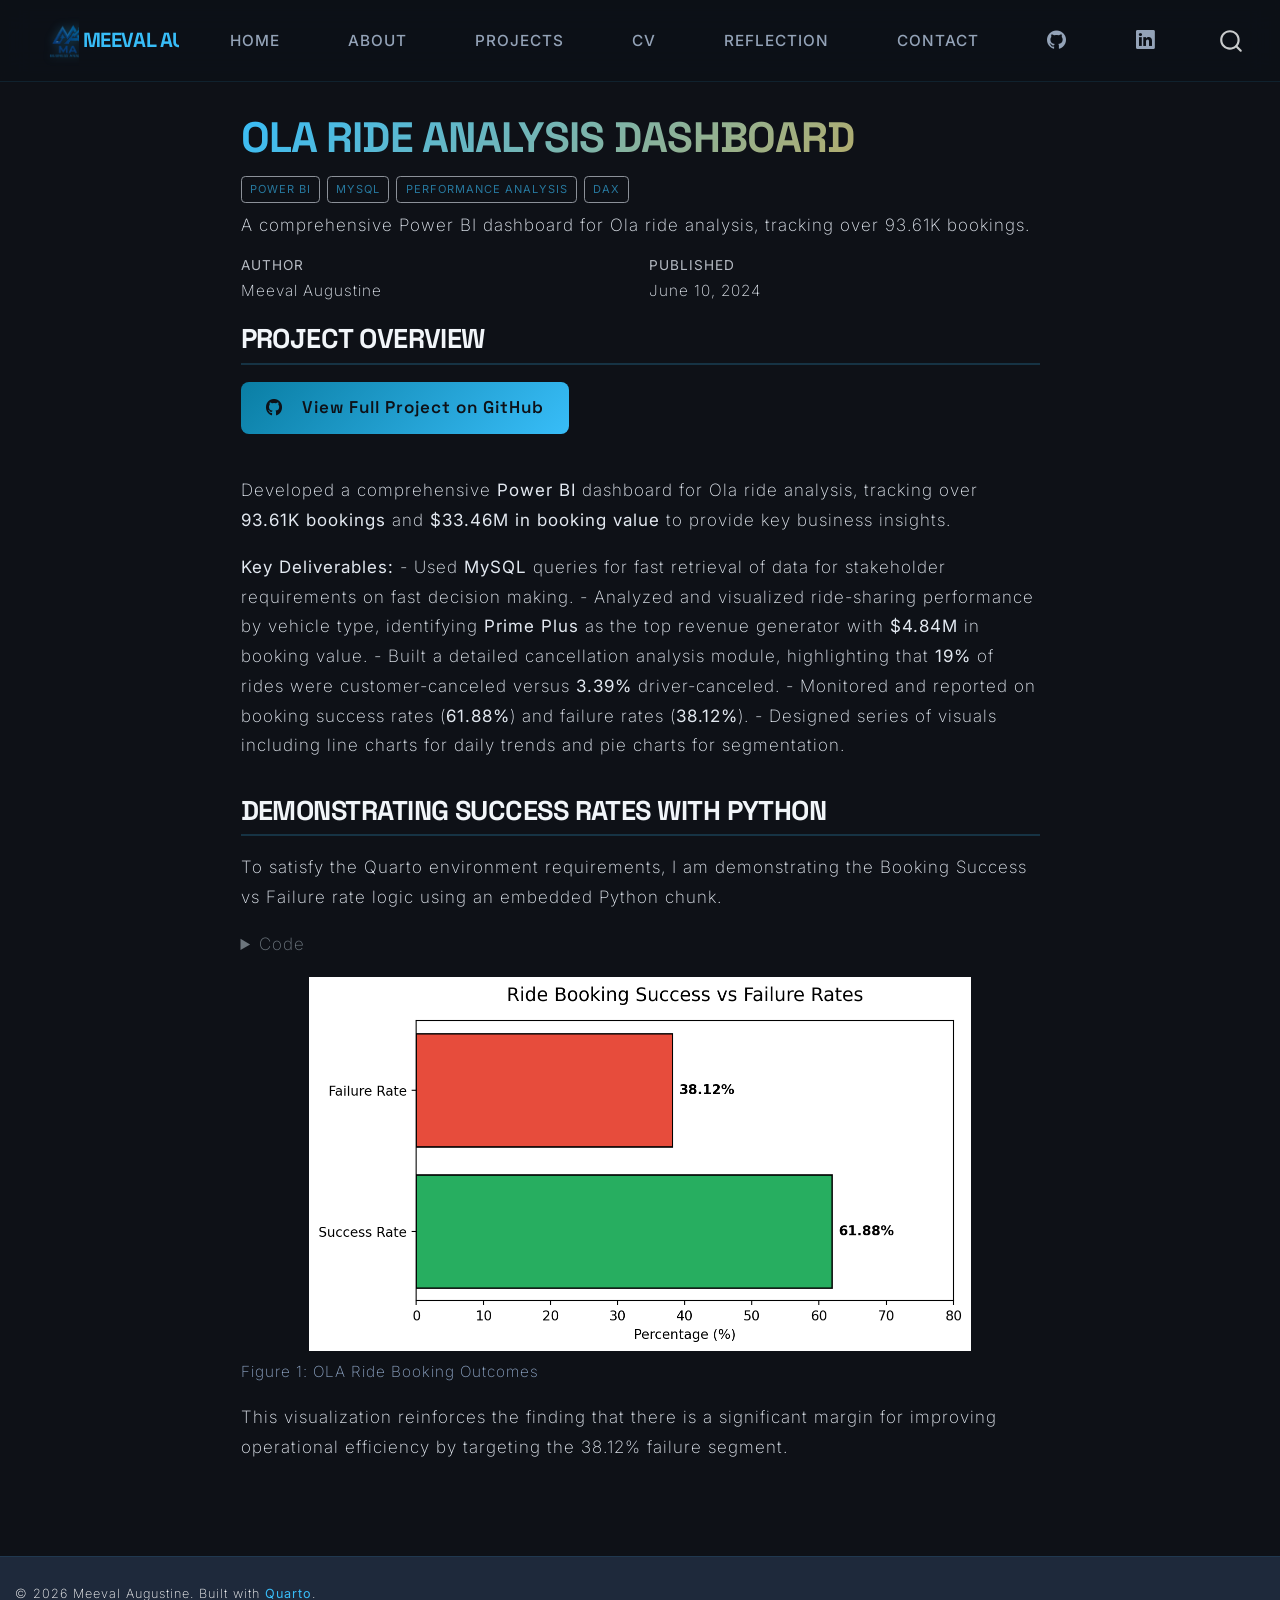
<file: docs/projects/list/ola_ride_analysis.html>
<!DOCTYPE html>
<html xmlns="http://www.w3.org/1999/xhtml" lang="en" xml:lang="en"><head>

<meta charset="utf-8">
<meta name="generator" content="quarto-1.9.37">

<meta name="viewport" content="width=device-width, initial-scale=1.0, user-scalable=yes">

<meta name="author" content="Meeval Augustine">
<meta name="dcterms.date" content="2024-06-10">
<meta name="description" content="A comprehensive Power BI dashboard for Ola ride analysis, tracking over 93.61K bookings.">

<title>OLA Ride Analysis Dashboard – Meeval Augustine</title>
<style>
/* Default styles provided by pandoc.
** See https://pandoc.org/MANUAL.html#variables-for-html for config info.
*/
code{white-space: pre-wrap;}
span.smallcaps{font-variant: small-caps;}
div.columns{display: flex; gap: min(4vw, 1.5em);}
div.column{flex: auto; overflow-x: auto;}
div.hanging-indent{margin-left: 1.5em; text-indent: -1.5em;}
ul.task-list{list-style: none;}
ul.task-list li input[type="checkbox"] {
  width: 0.8em;
  margin: 0 0.8em 0.2em -1em; /* quarto-specific, see https://github.com/quarto-dev/quarto-cli/issues/4556 */ 
  vertical-align: middle;
}
/* CSS for syntax highlighting */
html { -webkit-text-size-adjust: 100%; }
pre > code.sourceCode { white-space: pre; position: relative; }
pre > code.sourceCode > span { display: inline-block; line-height: 1.25; }
pre > code.sourceCode > span:empty { height: 1.2em; }
.sourceCode { overflow: visible; }
code.sourceCode > span { color: inherit; text-decoration: inherit; }
div.sourceCode { margin: 1em 0; }
pre.sourceCode { margin: 0; }
@media screen {
div.sourceCode { overflow: auto; }
}
@media print {
pre > code.sourceCode { white-space: pre-wrap; }
pre > code.sourceCode > span { text-indent: -5em; padding-left: 5em; }
}
pre.numberSource code
  { counter-reset: source-line 0; }
pre.numberSource code > span
  { position: relative; left: -4em; counter-increment: source-line; }
pre.numberSource code > span > a:first-child::before
  { content: counter(source-line);
    position: relative; left: -1em; text-align: right; vertical-align: baseline;
    border: none; display: inline-block;
    -webkit-touch-callout: none; -webkit-user-select: none;
    -khtml-user-select: none; -moz-user-select: none;
    -ms-user-select: none; user-select: none;
    padding: 0 4px; width: 4em;
  }
pre.numberSource { margin-left: 3em;  padding-left: 4px; }
div.sourceCode
  {   }
@media screen {
pre > code.sourceCode > span > a:first-child::before { text-decoration: underline; }
}
</style>


<script src="../../site_libs/quarto-nav/quarto-nav.js"></script>
<script src="../../site_libs/quarto-nav/headroom.min.js"></script>
<script src="../../site_libs/clipboard/clipboard.min.js"></script>
<script src="../../site_libs/quarto-search/autocomplete.umd.js"></script>
<script src="../../site_libs/quarto-search/fuse.min.js"></script>
<script src="../../site_libs/quarto-search/quarto-search.js"></script>
<meta name="quarto:offset" content="../../">
<link href="../../images/favicon.ico" rel="icon">
<script src="../../site_libs/quarto-html/quarto.js" type="module"></script>
<script src="../../site_libs/quarto-html/tabsets/tabsets.js" type="module"></script>
<script src="../../site_libs/quarto-html/popper.min.js"></script>
<script src="../../site_libs/quarto-html/tippy.umd.min.js"></script>
<script src="../../site_libs/quarto-html/anchor.min.js"></script>
<link href="../../site_libs/quarto-html/tippy.css" rel="stylesheet">
<link href="../../site_libs/quarto-html/quarto-syntax-highlighting-dark-d0ae9245876894da5ac7e18953ecc5cc.css" rel="stylesheet" id="quarto-text-highlighting-styles">
<script src="../../site_libs/bootstrap/bootstrap.min.js"></script>
<link href="../../site_libs/bootstrap/bootstrap-icons.css" rel="stylesheet">
<link href="../../site_libs/bootstrap/bootstrap-a0aa7343741f0db1db88d028d51a9b6d.min.css" rel="stylesheet" append-hash="true" id="quarto-bootstrap" data-mode="dark">
<link href="../../site_libs/quarto-contrib/fontawesome6-6.7.2/all.min.css" rel="stylesheet">
<link href="../../site_libs/quarto-contrib/fontawesome6-6.7.2/latex-fontsize.css" rel="stylesheet">
<script id="quarto-search-options" type="application/json">{
  "location": "navbar",
  "copy-button": false,
  "collapse-after": 3,
  "panel-placement": "end",
  "type": "overlay",
  "limit": 50,
  "keyboard-shortcut": [
    "f",
    "/",
    "s"
  ],
  "show-item-context": false,
  "language": {
    "search-no-results-text": "No results",
    "search-matching-documents-text": "matching documents",
    "search-copy-link-title": "Copy link to search",
    "search-hide-matches-text": "Hide additional matches",
    "search-more-match-text": "more match in this document",
    "search-more-matches-text": "more matches in this document",
    "search-clear-button-title": "Clear",
    "search-text-placeholder": "",
    "search-detached-cancel-button-title": "Cancel",
    "search-submit-button-title": "Submit",
    "search-label": "Search"
  }
}</script>


</head>

<body class="nav-fixed fullcontent quarto-light">

<div id="quarto-search-results"></div>
  <header id="quarto-header" class="headroom fixed-top">
    <nav class="navbar navbar-expand-lg " data-bs-theme="dark">
      <div class="navbar-container container-fluid">
      <div class="navbar-brand-container mx-auto">
    <a href="../../index.html" class="navbar-brand navbar-brand-logo">
    <img src="../../images/logo.png" alt="" class="navbar-logo light-content">
    <img src="../../images/logo.png" alt="" class="navbar-logo dark-content">
    </a>
    <a class="navbar-brand" href="../../index.html">
    <span class="navbar-title">Meeval Augustine</span>
    </a>
  </div>
            <div id="quarto-search" class="" title="Search"></div>
          <button class="navbar-toggler" type="button" data-bs-toggle="collapse" data-bs-target="#navbarCollapse" aria-controls="navbarCollapse" role="menu" aria-expanded="false" aria-label="Toggle navigation" onclick="if (window.quartoToggleHeadroom) { window.quartoToggleHeadroom(); }">
  <span class="navbar-toggler-icon"></span>
</button>
          <div class="collapse navbar-collapse" id="navbarCollapse">
            <ul class="navbar-nav navbar-nav-scroll me-auto">
  <li class="nav-item">
    <a class="nav-link" href="../../index.html"> 
<span class="menu-text">Home</span></a>
  </li>  
  <li class="nav-item">
    <a class="nav-link" href="../../about.html"> 
<span class="menu-text">About</span></a>
  </li>  
  <li class="nav-item">
    <a class="nav-link" href="../../projects/index.html"> 
<span class="menu-text">Projects</span></a>
  </li>  
  <li class="nav-item">
    <a class="nav-link" href="../../cv.html"> 
<span class="menu-text">CV</span></a>
  </li>  
  <li class="nav-item">
    <a class="nav-link" href="../../reflection.html"> 
<span class="menu-text">Reflection</span></a>
  </li>  
  <li class="nav-item">
    <a class="nav-link" href="../../contact.html"> 
<span class="menu-text">Contact</span></a>
  </li>  
</ul>
            <ul class="navbar-nav navbar-nav-scroll ms-auto">
  <li class="nav-item compact">
    <a class="nav-link" href="https://github.com/Meeval20" target="_blank"> <i class="bi bi-github" role="img">
</i> 
<span class="menu-text"></span></a>
  </li>  
  <li class="nav-item compact">
    <a class="nav-link" href="https://www.linkedin.com/in/meeval-augustine-60518323a" target="_blank"> <i class="bi bi-linkedin" role="img">
</i> 
<span class="menu-text"></span></a>
  </li>  
</ul>
          </div> <!-- /navcollapse -->
            <div class="quarto-navbar-tools">
</div>
      </div> <!-- /container-fluid -->
    </nav>
</header>
<!-- content -->
<div id="quarto-content" class="quarto-container page-columns page-rows-contents page-layout-article page-navbar">
<!-- sidebar -->
<!-- margin-sidebar -->
    
<!-- main -->
<main class="content" id="quarto-document-content">

<header id="title-block-header" class="quarto-title-block default">
<div class="quarto-title">
<h1 class="title">OLA Ride Analysis Dashboard</h1>
  <div class="quarto-categories">
    <div class="quarto-category">Power BI</div>
    <div class="quarto-category">MySQL</div>
    <div class="quarto-category">Performance Analysis</div>
    <div class="quarto-category">DAX</div>
  </div>
  </div>

<div>
  <div class="description">
    A comprehensive Power BI dashboard for Ola ride analysis, tracking over 93.61K bookings.
  </div>
</div>


<div class="quarto-title-meta">

    <div>
    <div class="quarto-title-meta-heading">Author</div>
    <div class="quarto-title-meta-contents">
             <p>Meeval Augustine </p>
          </div>
  </div>
    
    <div>
    <div class="quarto-title-meta-heading">Published</div>
    <div class="quarto-title-meta-contents">
      <p class="date">June 10, 2024</p>
    </div>
  </div>
  
    
  </div>
  


</header>


<section id="project-overview" class="level2">
<h2 class="anchored" data-anchor-id="project-overview">Project Overview</h2>
<p><a href="https://github.com/Meeval20/OLA-RIDE-ANALYSIS" target="_blank" class="cv-download-btn" style="margin-bottom: 1.5rem;"> <i class="fa-brands fa-github" aria-label="github"></i> &nbsp; View Full Project on GitHub </a></p>
<p>Developed a comprehensive <strong>Power BI</strong> dashboard for Ola ride analysis, tracking over <strong>93.61K bookings</strong> and <strong>$33.46M in booking value</strong> to provide key business insights.</p>
<p><strong>Key Deliverables:</strong> - Used <strong>MySQL</strong> queries for fast retrieval of data for stakeholder requirements on fast decision making. - Analyzed and visualized ride-sharing performance by vehicle type, identifying <strong>Prime Plus</strong> as the top revenue generator with <strong>$4.84M</strong> in booking value. - Built a detailed cancellation analysis module, highlighting that <strong>19%</strong> of rides were customer-canceled versus <strong>3.39%</strong> driver-canceled. - Monitored and reported on booking success rates (<strong>61.88%</strong>) and failure rates (<strong>38.12%</strong>). - Designed series of visuals including line charts for daily trends and pie charts for segmentation.</p>
</section>
<section id="demonstrating-success-rates-with-python" class="level2">
<h2 class="anchored" data-anchor-id="demonstrating-success-rates-with-python">Demonstrating Success Rates with Python</h2>
<p>To satisfy the Quarto environment requirements, I am demonstrating the Booking Success vs Failure rate logic using an embedded Python chunk.</p>
<div id="cell-fig-ola-success" class="cell" data-execution_count="1">
<details class="code-fold">
<summary>Code</summary>
<div class="code-copy-outer-scaffold"><div class="sourceCode cell-code" id="cb1"><pre class="sourceCode python code-with-copy"><code class="sourceCode python"><span id="cb1-1"><a href="#cb1-1" aria-hidden="true" tabindex="-1"></a><span class="im">import</span> matplotlib.pyplot <span class="im">as</span> plt</span>
<span id="cb1-2"><a href="#cb1-2" aria-hidden="true" tabindex="-1"></a><span class="im">import</span> numpy <span class="im">as</span> np</span>
<span id="cb1-3"><a href="#cb1-3" aria-hidden="true" tabindex="-1"></a></span>
<span id="cb1-4"><a href="#cb1-4" aria-hidden="true" tabindex="-1"></a>labels <span class="op">=</span> [<span class="st">'Success Rate'</span>, <span class="st">'Failure Rate'</span>]</span>
<span id="cb1-5"><a href="#cb1-5" aria-hidden="true" tabindex="-1"></a>rates <span class="op">=</span> [<span class="fl">61.88</span>, <span class="fl">38.12</span>]</span>
<span id="cb1-6"><a href="#cb1-6" aria-hidden="true" tabindex="-1"></a>colors <span class="op">=</span> [<span class="st">'#27ae60'</span>, <span class="st">'#e74c3c'</span>]</span>
<span id="cb1-7"><a href="#cb1-7" aria-hidden="true" tabindex="-1"></a></span>
<span id="cb1-8"><a href="#cb1-8" aria-hidden="true" tabindex="-1"></a>fig, ax <span class="op">=</span> plt.subplots(figsize<span class="op">=</span>(<span class="dv">7</span>, <span class="dv">4</span>))</span>
<span id="cb1-9"><a href="#cb1-9" aria-hidden="true" tabindex="-1"></a>bars <span class="op">=</span> ax.barh(labels, rates, color<span class="op">=</span>colors, edgecolor<span class="op">=</span><span class="st">'black'</span>)</span>
<span id="cb1-10"><a href="#cb1-10" aria-hidden="true" tabindex="-1"></a></span>
<span id="cb1-11"><a href="#cb1-11" aria-hidden="true" tabindex="-1"></a><span class="co"># Labeling bars</span></span>
<span id="cb1-12"><a href="#cb1-12" aria-hidden="true" tabindex="-1"></a><span class="cf">for</span> bar <span class="kw">in</span> bars:</span>
<span id="cb1-13"><a href="#cb1-13" aria-hidden="true" tabindex="-1"></a>    width <span class="op">=</span> bar.get_width()</span>
<span id="cb1-14"><a href="#cb1-14" aria-hidden="true" tabindex="-1"></a>    ax.text(width <span class="op">+</span> <span class="dv">1</span>, bar.get_y() <span class="op">+</span> bar.get_height()<span class="op">/</span><span class="dv">2</span>, </span>
<span id="cb1-15"><a href="#cb1-15" aria-hidden="true" tabindex="-1"></a>            <span class="ss">f'</span><span class="sc">{</span>width<span class="sc">}</span><span class="ss">%'</span>, ha<span class="op">=</span><span class="st">'left'</span>, va<span class="op">=</span><span class="st">'center'</span>, weight<span class="op">=</span><span class="st">'bold'</span>)</span>
<span id="cb1-16"><a href="#cb1-16" aria-hidden="true" tabindex="-1"></a></span>
<span id="cb1-17"><a href="#cb1-17" aria-hidden="true" tabindex="-1"></a>ax.set_xlim(<span class="dv">0</span>, <span class="dv">80</span>)</span>
<span id="cb1-18"><a href="#cb1-18" aria-hidden="true" tabindex="-1"></a>ax.set_xlabel(<span class="st">'Percentage (%)'</span>)</span>
<span id="cb1-19"><a href="#cb1-19" aria-hidden="true" tabindex="-1"></a>ax.set_title(<span class="st">'Ride Booking Success vs Failure Rates'</span>, fontsize<span class="op">=</span><span class="dv">14</span>, pad<span class="op">=</span><span class="dv">15</span>)</span>
<span id="cb1-20"><a href="#cb1-20" aria-hidden="true" tabindex="-1"></a>plt.tight_layout()</span>
<span id="cb1-21"><a href="#cb1-21" aria-hidden="true" tabindex="-1"></a>plt.show()</span></code></pre></div><button title="Copy to Clipboard" class="code-copy-button"><i class="bi"></i></button></div>
</details>
<div class="cell-output cell-output-display">
<div id="fig-ola-success" class="quarto-float quarto-figure quarto-figure-center anchored">
<figure class="quarto-float quarto-float-fig figure">
<div aria-describedby="fig-ola-success-caption-0ceaefa1-69ba-4598-a22c-09a6ac19f8ca">
<img src="ola_ride_analysis_files/figure-html/fig-ola-success-output-1.png" width="662" height="374" class="figure-img">
</div>
<figcaption class="quarto-float-caption-bottom quarto-float-caption quarto-float-fig" id="fig-ola-success-caption-0ceaefa1-69ba-4598-a22c-09a6ac19f8ca">
Figure&nbsp;1: OLA Ride Booking Outcomes
</figcaption>
</figure>
</div>
</div>
</div>
<p>This visualization reinforces the finding that there is a significant margin for improving operational efficiency by targeting the 38.12% failure segment.</p>


</section>

</main> <!-- /main -->
<script id="quarto-html-after-body" type="application/javascript">
  window.document.addEventListener("DOMContentLoaded", function (event) {
    const icon = "";
    const anchorJS = new window.AnchorJS();
    anchorJS.options = {
      placement: 'right',
      icon: icon
    };
    anchorJS.add('.anchored');
    const isCodeAnnotation = (el) => {
      for (const clz of el.classList) {
        if (clz.startsWith('code-annotation-')) {                     
          return true;
        }
      }
      return false;
    }
    const onCopySuccess = function(e) {
      // button target
      const button = e.trigger;
      // don't keep focus
      button.blur();
      // flash "checked"
      button.classList.add('code-copy-button-checked');
      var currentTitle = button.getAttribute("title");
      button.setAttribute("title", "Copied!");
      let tooltip;
      if (window.bootstrap) {
        button.setAttribute("data-bs-toggle", "tooltip");
        button.setAttribute("data-bs-placement", "left");
        button.setAttribute("data-bs-title", "Copied!");
        tooltip = new bootstrap.Tooltip(button, 
          { trigger: "manual", 
            customClass: "code-copy-button-tooltip",
            offset: [0, -8]});
        tooltip.show();    
      }
      setTimeout(function() {
        if (tooltip) {
          tooltip.hide();
          button.removeAttribute("data-bs-title");
          button.removeAttribute("data-bs-toggle");
          button.removeAttribute("data-bs-placement");
        }
        button.setAttribute("title", currentTitle);
        button.classList.remove('code-copy-button-checked');
      }, 1000);
      // clear code selection
      e.clearSelection();
    }
    const getTextToCopy = function(trigger) {
      const outerScaffold = trigger.parentElement.cloneNode(true);
      const codeEl = outerScaffold.querySelector('code');
      for (const childEl of codeEl.children) {
        if (isCodeAnnotation(childEl)) {
          childEl.remove();
        }
      }
      return codeEl.innerText;
    }
    const clipboard = new window.ClipboardJS('.code-copy-button:not([data-in-quarto-modal])', {
      text: getTextToCopy
    });
    clipboard.on('success', onCopySuccess);
    if (window.document.getElementById('quarto-embedded-source-code-modal')) {
      const clipboardModal = new window.ClipboardJS('.code-copy-button[data-in-quarto-modal]', {
        text: getTextToCopy,
        container: window.document.getElementById('quarto-embedded-source-code-modal')
      });
      clipboardModal.on('success', onCopySuccess);
    }
      var localhostRegex = new RegExp(/^(?:http|https):\/\/localhost\:?[0-9]*\//);
      var mailtoRegex = new RegExp(/^mailto:/);
        var filterRegex = new RegExp("https:\/\/Meeval20\.github\.io\/Portfolio");
      var isInternal = (href) => {
          return filterRegex.test(href) || localhostRegex.test(href) || mailtoRegex.test(href);
      }
      // Inspect non-navigation links and adorn them if external
     var links = window.document.querySelectorAll('a[href]:not(.nav-link):not(.navbar-brand):not(.toc-action):not(.sidebar-link):not(.sidebar-item-toggle):not(.pagination-link):not(.no-external):not([aria-hidden]):not(.dropdown-item):not(.quarto-navigation-tool):not(.about-link)');
      for (var i=0; i<links.length; i++) {
        const link = links[i];
        if (!isInternal(link.href)) {
          // undo the damage that might have been done by quarto-nav.js in the case of
          // links that we want to consider external
          if (link.dataset.originalHref !== undefined) {
            link.href = link.dataset.originalHref;
          }
        }
      }
    function tippyHover(el, contentFn, onTriggerFn, onUntriggerFn) {
      const config = {
        allowHTML: true,
        maxWidth: 500,
        delay: 100,
        arrow: false,
        appendTo: function(el) {
            return el.parentElement;
        },
        interactive: true,
        interactiveBorder: 10,
        theme: 'quarto',
        placement: 'bottom-start',
      };
      if (contentFn) {
        config.content = contentFn;
      }
      if (onTriggerFn) {
        config.onTrigger = onTriggerFn;
      }
      if (onUntriggerFn) {
        config.onUntrigger = onUntriggerFn;
      }
      window.tippy(el, config); 
    }
    const noterefs = window.document.querySelectorAll('a[role="doc-noteref"]');
    for (var i=0; i<noterefs.length; i++) {
      const ref = noterefs[i];
      tippyHover(ref, function() {
        // use id or data attribute instead here
        let href = ref.getAttribute('data-footnote-href') || ref.getAttribute('href');
        try { href = new URL(href).hash; } catch {}
        const id = href.replace(/^#\/?/, "");
        const note = window.document.getElementById(id);
        if (note) {
          return note.innerHTML;
        } else {
          return "";
        }
      });
    }
    const xrefs = window.document.querySelectorAll('a.quarto-xref');
    const processXRef = (id, note) => {
      // Strip column container classes
      const stripColumnClz = (el) => {
        el.classList.remove("page-full", "page-columns");
        if (el.children) {
          for (const child of el.children) {
            stripColumnClz(child);
          }
        }
      }
      stripColumnClz(note)
      if (id === null || id.startsWith('sec-')) {
        // Special case sections, only their first couple elements
        const container = document.createElement("div");
        if (note.children && note.children.length > 2) {
          container.appendChild(note.children[0].cloneNode(true));
          for (let i = 1; i < note.children.length; i++) {
            const child = note.children[i];
            if (child.tagName === "P" && child.innerText === "") {
              continue;
            } else {
              container.appendChild(child.cloneNode(true));
              break;
            }
          }
          if (window.Quarto?.typesetMath) {
            window.Quarto.typesetMath(container);
          }
          return container.innerHTML
        } else {
          if (window.Quarto?.typesetMath) {
            window.Quarto.typesetMath(note);
          }
          return note.innerHTML;
        }
      } else {
        // Remove any anchor links if they are present
        const anchorLink = note.querySelector('a.anchorjs-link');
        if (anchorLink) {
          anchorLink.remove();
        }
        if (window.Quarto?.typesetMath) {
          window.Quarto.typesetMath(note);
        }
        if (note.classList.contains("callout")) {
          return note.outerHTML;
        } else {
          return note.innerHTML;
        }
      }
    }
    for (var i=0; i<xrefs.length; i++) {
      const xref = xrefs[i];
      tippyHover(xref, undefined, function(instance) {
        instance.disable();
        let url = xref.getAttribute('href');
        let hash = undefined; 
        if (url.startsWith('#')) {
          hash = url;
        } else {
          try { hash = new URL(url).hash; } catch {}
        }
        if (hash) {
          const id = hash.replace(/^#\/?/, "");
          const note = window.document.getElementById(id);
          if (note !== null) {
            try {
              const html = processXRef(id, note.cloneNode(true));
              instance.setContent(html);
            } finally {
              instance.enable();
              instance.show();
            }
          } else {
            // See if we can fetch this
            fetch(url.split('#')[0])
            .then(res => res.text())
            .then(html => {
              const parser = new DOMParser();
              const htmlDoc = parser.parseFromString(html, "text/html");
              const note = htmlDoc.getElementById(id);
              if (note !== null) {
                const html = processXRef(id, note);
                instance.setContent(html);
              } 
            }).finally(() => {
              instance.enable();
              instance.show();
            });
          }
        } else {
          // See if we can fetch a full url (with no hash to target)
          // This is a special case and we should probably do some content thinning / targeting
          fetch(url)
          .then(res => res.text())
          .then(html => {
            const parser = new DOMParser();
            const htmlDoc = parser.parseFromString(html, "text/html");
            const note = htmlDoc.querySelector('main.content');
            if (note !== null) {
              // This should only happen for chapter cross references
              // (since there is no id in the URL)
              // remove the first header
              if (note.children.length > 0 && note.children[0].tagName === "HEADER") {
                note.children[0].remove();
              }
              const html = processXRef(null, note);
              instance.setContent(html);
            } 
          }).finally(() => {
            instance.enable();
            instance.show();
          });
        }
      }, function(instance) {
      });
    }
        let selectedAnnoteEl;
        const selectorForAnnotation = ( cell, annotation) => {
          let cellAttr = 'data-code-cell="' + cell + '"';
          let lineAttr = 'data-code-annotation="' +  annotation + '"';
          const selector = 'span[' + cellAttr + '][' + lineAttr + ']';
          return selector;
        }
        const selectCodeLines = (annoteEl) => {
          const doc = window.document;
          const targetCell = annoteEl.getAttribute("data-target-cell");
          const targetAnnotation = annoteEl.getAttribute("data-target-annotation");
          const annoteSpan = window.document.querySelector(selectorForAnnotation(targetCell, targetAnnotation));
          const lines = annoteSpan.getAttribute("data-code-lines").split(",");
          const lineIds = lines.map((line) => {
            return targetCell + "-" + line;
          })
          let top = null;
          let height = null;
          let parent = null;
          if (lineIds.length > 0) {
              //compute the position of the single el (top and bottom and make a div)
              const el = window.document.getElementById(lineIds[0]);
              top = el.offsetTop;
              height = el.offsetHeight;
              parent = el.parentElement.parentElement;
            if (lineIds.length > 1) {
              const lastEl = window.document.getElementById(lineIds[lineIds.length - 1]);
              const bottom = lastEl.offsetTop + lastEl.offsetHeight;
              height = bottom - top;
            }
            if (top !== null && height !== null && parent !== null) {
              // cook up a div (if necessary) and position it 
              let div = window.document.getElementById("code-annotation-line-highlight");
              if (div === null) {
                div = window.document.createElement("div");
                div.setAttribute("id", "code-annotation-line-highlight");
                div.style.position = 'absolute';
                parent.appendChild(div);
              }
              div.style.top = top - 2 + "px";
              div.style.height = height + 4 + "px";
              div.style.left = 0;
              let gutterDiv = window.document.getElementById("code-annotation-line-highlight-gutter");
              if (gutterDiv === null) {
                gutterDiv = window.document.createElement("div");
                gutterDiv.setAttribute("id", "code-annotation-line-highlight-gutter");
                gutterDiv.style.position = 'absolute';
                const codeCell = window.document.getElementById(targetCell);
                const gutter = codeCell.querySelector('.code-annotation-gutter');
                gutter.appendChild(gutterDiv);
              }
              gutterDiv.style.top = top - 2 + "px";
              gutterDiv.style.height = height + 4 + "px";
            }
            selectedAnnoteEl = annoteEl;
          }
        };
        const unselectCodeLines = () => {
          const elementsIds = ["code-annotation-line-highlight", "code-annotation-line-highlight-gutter"];
          elementsIds.forEach((elId) => {
            const div = window.document.getElementById(elId);
            if (div) {
              div.remove();
            }
          });
          selectedAnnoteEl = undefined;
        };
          // Handle positioning of the toggle
      window.addEventListener(
        "resize",
        throttle(() => {
          elRect = undefined;
          if (selectedAnnoteEl) {
            selectCodeLines(selectedAnnoteEl);
          }
        }, 10)
      );
      function throttle(fn, ms) {
      let throttle = false;
      let timer;
        return (...args) => {
          if(!throttle) { // first call gets through
              fn.apply(this, args);
              throttle = true;
          } else { // all the others get throttled
              if(timer) clearTimeout(timer); // cancel #2
              timer = setTimeout(() => {
                fn.apply(this, args);
                timer = throttle = false;
              }, ms);
          }
        };
      }
        // Attach click handler to the DT
        const annoteDls = window.document.querySelectorAll('dt[data-target-cell]');
        for (const annoteDlNode of annoteDls) {
          annoteDlNode.addEventListener('click', (event) => {
            const clickedEl = event.target;
            if (clickedEl !== selectedAnnoteEl) {
              unselectCodeLines();
              const activeEl = window.document.querySelector('dt[data-target-cell].code-annotation-active');
              if (activeEl) {
                activeEl.classList.remove('code-annotation-active');
              }
              selectCodeLines(clickedEl);
              clickedEl.classList.add('code-annotation-active');
            } else {
              // Unselect the line
              unselectCodeLines();
              clickedEl.classList.remove('code-annotation-active');
            }
          });
        }
    const findCites = (el) => {
      const parentEl = el.parentElement;
      if (parentEl) {
        const cites = parentEl.dataset.cites;
        if (cites) {
          return {
            el,
            cites: cites.split(' ')
          };
        } else {
          return findCites(el.parentElement)
        }
      } else {
        return undefined;
      }
    };
    var bibliorefs = window.document.querySelectorAll('a[role="doc-biblioref"]');
    for (var i=0; i<bibliorefs.length; i++) {
      const ref = bibliorefs[i];
      const citeInfo = findCites(ref);
      if (citeInfo) {
        tippyHover(citeInfo.el, function() {
          var popup = window.document.createElement('div');
          citeInfo.cites.forEach(function(cite) {
            var citeDiv = window.document.createElement('div');
            citeDiv.classList.add('hanging-indent');
            citeDiv.classList.add('csl-entry');
            var biblioDiv = window.document.getElementById('ref-' + cite);
            if (biblioDiv) {
              citeDiv.innerHTML = biblioDiv.innerHTML;
            }
            popup.appendChild(citeDiv);
          });
          return popup.innerHTML;
        });
      }
    }
  });
  </script>
</div> <!-- /content -->
<footer class="footer">
  <div class="nav-footer">
    <div class="nav-footer-left">
<p>© 2026 Meeval Augustine. Built with <a href="https://quarto.org/">Quarto</a>.</p>
</div>   
    <div class="nav-footer-center">
      &nbsp;
    </div>
    <div class="nav-footer-right">
      &nbsp;
    </div>
  </div>
</footer>




</body></html>
</file>
<file: docs/site_libs/quarto-html/tippy.css>
.tippy-box[data-animation=fade][data-state=hidden]{opacity:0}[data-tippy-root]{max-width:calc(100vw - 10px)}.tippy-box{position:relative;background-color:#333;color:#fff;border-radius:4px;font-size:14px;line-height:1.4;white-space:normal;outline:0;transition-property:transform,visibility,opacity}.tippy-box[data-placement^=top]>.tippy-arrow{bottom:0}.tippy-box[data-placement^=top]>.tippy-arrow:before{bottom:-7px;left:0;border-width:8px 8px 0;border-top-color:initial;transform-origin:center top}.tippy-box[data-placement^=bottom]>.tippy-arrow{top:0}.tippy-box[data-placement^=bottom]>.tippy-arrow:before{top:-7px;left:0;border-width:0 8px 8px;border-bottom-color:initial;transform-origin:center bottom}.tippy-box[data-placement^=left]>.tippy-arrow{right:0}.tippy-box[data-placement^=left]>.tippy-arrow:before{border-width:8px 0 8px 8px;border-left-color:initial;right:-7px;transform-origin:center left}.tippy-box[data-placement^=right]>.tippy-arrow{left:0}.tippy-box[data-placement^=right]>.tippy-arrow:before{left:-7px;border-width:8px 8px 8px 0;border-right-color:initial;transform-origin:center right}.tippy-box[data-inertia][data-state=visible]{transition-timing-function:cubic-bezier(.54,1.5,.38,1.11)}.tippy-arrow{width:16px;height:16px;color:#333}.tippy-arrow:before{content:"";position:absolute;border-color:transparent;border-style:solid}.tippy-content{position:relative;padding:5px 9px;z-index:1}
</file>
<file: docs/site_libs/quarto-html/quarto-syntax-highlighting-dark-d0ae9245876894da5ac7e18953ecc5cc.css>
/* quarto syntax highlight colors */
:root {
  --quarto-hl-al-color: #f07178;
  --quarto-hl-an-color: #d4d0ab;
  --quarto-hl-at-color: #00e0e0;
  --quarto-hl-bn-color: #d4d0ab;
  --quarto-hl-bu-color: #abe338;
  --quarto-hl-ch-color: #abe338;
  --quarto-hl-co-color: #f8f8f2;
  --quarto-hl-cv-color: #ffd700;
  --quarto-hl-cn-color: #ffd700;
  --quarto-hl-cf-color: #ffa07a;
  --quarto-hl-dt-color: #ffa07a;
  --quarto-hl-dv-color: #d4d0ab;
  --quarto-hl-do-color: #f8f8f2;
  --quarto-hl-er-color: #f07178;
  --quarto-hl-ex-color: #00e0e0;
  --quarto-hl-fl-color: #d4d0ab;
  --quarto-hl-fu-color: #ffa07a;
  --quarto-hl-im-color: #abe338;
  --quarto-hl-in-color: #d4d0ab;
  --quarto-hl-kw-color: #ffa07a;
  --quarto-hl-op-color: #ffa07a;
  --quarto-hl-ot-color: #00e0e0;
  --quarto-hl-pp-color: #dcc6e0;
  --quarto-hl-re-color: #00e0e0;
  --quarto-hl-sc-color: #abe338;
  --quarto-hl-ss-color: #abe338;
  --quarto-hl-st-color: #abe338;
  --quarto-hl-va-color: #00e0e0;
  --quarto-hl-vs-color: #abe338;
  --quarto-hl-wa-color: #dcc6e0;
}

/* other quarto variables */
:root {
  --quarto-font-monospace: SFMono-Regular, Menlo, Monaco, Consolas, "Liberation Mono", "Courier New", monospace;
}

/* syntax highlight based on Pandoc's rules */
pre > code.sourceCode > span {
  color: #f8f8f2;
}

code.sourceCode > span {
  color: #f8f8f2;
}

div.sourceCode,
div.sourceCode pre.sourceCode {
  color: #f8f8f2;
}

/* Normal */
code span {
  color: #f8f8f2;
}

/* Alert */
code span.al {
  color: #f07178;
}

/* Annotation */
code span.an {
  color: #d4d0ab;
}

/* Attribute */
code span.at {
  color: #00e0e0;
}

/* BaseN */
code span.bn {
  color: #d4d0ab;
}

/* BuiltIn */
code span.bu {
  color: #abe338;
}

/* ControlFlow */
code span.cf {
  font-weight: bold;
  color: #ffa07a;
}

/* Char */
code span.ch {
  color: #abe338;
}

/* Constant */
code span.cn {
  color: #ffd700;
}

/* Comment */
code span.co {
  font-style: italic;
  color: #f8f8f2;
}

/* CommentVar */
code span.cv {
  color: #ffd700;
}

/* Documentation */
code span.do {
  color: #f8f8f2;
}

/* DataType */
code span.dt {
  color: #ffa07a;
}

/* DecVal */
code span.dv {
  color: #d4d0ab;
}

/* Error */
code span.er {
  color: #f07178;
  text-decoration: underline;
}

/* Extension */
code span.ex {
  font-weight: bold;
  color: #00e0e0;
}

/* Float */
code span.fl {
  color: #d4d0ab;
}

/* Function */
code span.fu {
  color: #ffa07a;
}

/* Import */
code span.im {
  color: #abe338;
}

/* Information */
code span.in {
  color: #d4d0ab;
}

/* Keyword */
code span.kw {
  font-weight: bold;
  color: #ffa07a;
}

/* Operator */
code span.op {
  color: #ffa07a;
}

/* Other */
code span.ot {
  color: #00e0e0;
}

/* Preprocessor */
code span.pp {
  color: #dcc6e0;
}

/* RegionMarker */
code span.re {
  background-color: #f8f8f2;
  color: #00e0e0;
}

/* SpecialChar */
code span.sc {
  color: #abe338;
}

/* SpecialString */
code span.ss {
  color: #abe338;
}

/* String */
code span.st {
  color: #abe338;
}

/* Variable */
code span.va {
  color: #00e0e0;
}

/* VerbatimString */
code span.vs {
  color: #abe338;
}

/* Warning */
code span.wa {
  color: #dcc6e0;
}

.prevent-inlining {
  content: "</";
}

/*# sourceMappingURL=e2dac9153eaf3c552d5043f9565d03d7.css.map */
</file>
<file: docs/site_libs/quarto-contrib/fontawesome6-6.7.2/latex-fontsize.css>
.fa-tiny {
  font-size: 0.5em;
}
.fa-scriptsize {
  font-size: 0.7em;
}
.fa-footnotesize {
  font-size: 0.8em;
}
.fa-small {
  font-size: 0.9em;
}
.fa-normalsize {
  font-size: 1em;
}
.fa-large {
  font-size: 1.2em;
}
.fa-Large {
  font-size: 1.5em;
}
.fa-LARGE {
  font-size: 1.75em;
}
.fa-huge {
  font-size: 2em;
}
.fa-Huge {
  font-size: 2.5em;
}
</file>
